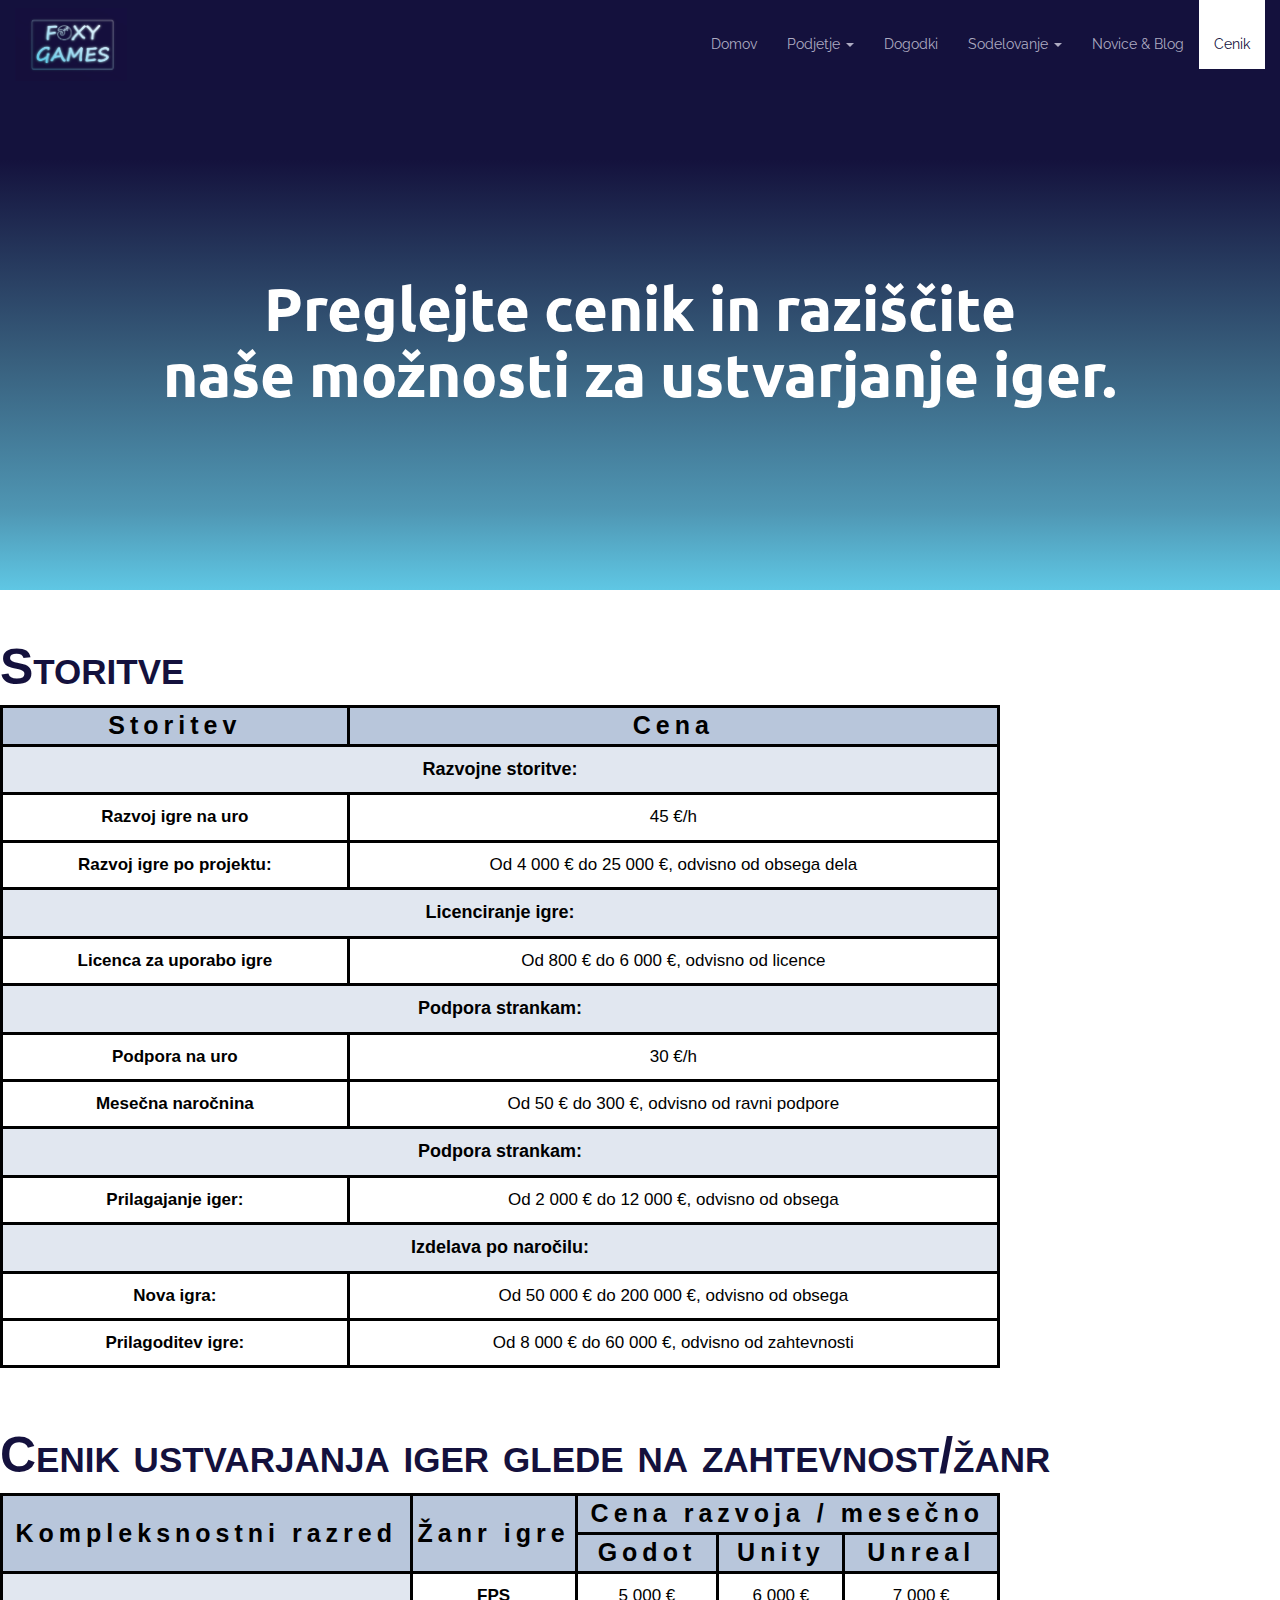
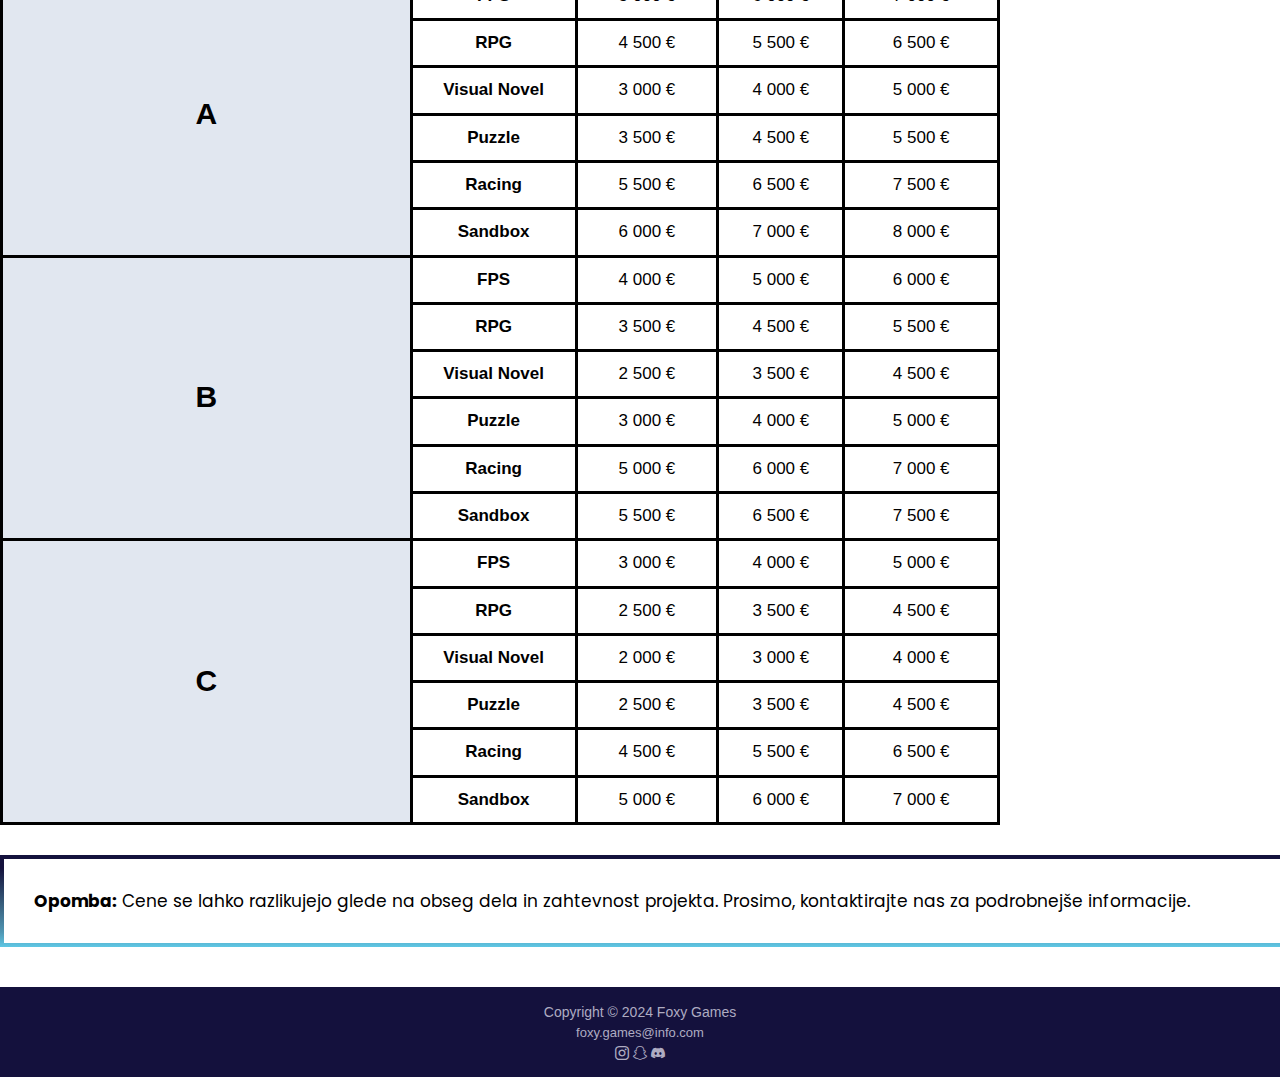
<file: cenik/cenik.html>
<!DOCTYPE html>
<html lang="sl">
	<head>
		<title> Foxgum Games | Cenik </title>
		<meta charset="utf-8">
		<meta name="author" content="Maša Žvan"> 
		<meta name="keywords" content="igre, e-šport">
		<meta name="description" content="Website for creating games">
		
		<!-- Ikona spletišča -->
		<link rel="icon" href="../slike/logo/slikovni_logo.png" type="image/x-icon">
		
		
		<!-- Google pisava: Raleway -->
		<link rel="preconnect" href="https://fonts.googleapis.com">
		<link rel="preconnect" href="https://fonts.gstatic.com" crossorigin>
		<link href="https://fonts.googleapis.com/css2?family=Raleway:ital,wght@0,100..900;1,100..900&display=swap" rel="stylesheet">
		
		<!-- Google pisava: Ubuntu
Static -->
		<link rel="preconnect" href="https://fonts.googleapis.com">
		<link rel="preconnect" href="https://fonts.gstatic.com" crossorigin>
		<link href="https://fonts.googleapis.com/css2?family=Ubuntu:wght@300&display=swap" rel="stylesheet">
		
		<!-- Google pisava: Poppins -->
		<link rel="preconnect" href="https://fonts.googleapis.com">
		<link rel="preconnect" href="https://fonts.gstatic.com" crossorigin>
		<link href="https://fonts.googleapis.com/css2?family=Poppins:ital,wght@0,100;0,200;0,300;0,400;0,500;0,600;0,700;0,800;0,900;1,100;1,200;1,300;1,400;1,500;1,600;1,700;1,800;1,900&family=Ubuntu:wght@300&display=swap" rel="stylesheet">
		
		
		
		<!-- Ikone bootstrap -->
		<link rel="stylesheet" href="https://cdn.jsdelivr.net/npm/bootstrap-icons@1.11.3/font/bootstrap-icons.min.css">
		
		
		<!-- Bootstrap CSS -->
		<link rel="stylesheet" href="https://maxcdn.bootstrapcdn.com/bootstrap/3.3.7/css/bootstrap.min.css">
		
		<!-- CSS: glava -->
		<link rel="stylesheet" type="text/css" href="../css/splosno/menu.css">
		
		<!-- CSS: noga -->
		<link rel="stylesheet" type="text/css" href="../css/splosno/foot.css">
		
		<!-- CSS: index -->
		<link rel="stylesheet" type="text/css" href="../css/index/style.css">
		
		<!-- CSS: zacetni del -->
		<link rel="stylesheet" type="text/css" href="../css/splosno/zacetni_del.css">
		
		<!-- CSS: zacetni del -->
		<link rel="stylesheet" type="text/css" href="../css/cene/style.css">
		
	</head>
		
	<body>
		<!-- MENI SPLETNE STRANI -->
		<header>
			<nav class="navbar navbar-inverse">
				<div class="container-fluid">	
				<div class="navbar-header">
					<!-- gumb za spustni meni na ekranih -->
					<button type="button" class="navbar-toggle" data-toggle="collapse" data-target="#meni">
						<span class="icon-bar"></span>
						<span class="icon-bar"></span>
						<span class="icon-bar"></span>                    
					</button>
					
					
					<!-- LOGOTIP Foxy Games -->
					<a class="navbar-brand" href="../index.html"><img src="../slike/logo/logo.jpg" alt="Foxy Games logotip" id="logo_slika"></a>
				</div>
				  
				<!-- meni, ki se na manjših zaslonih skrči -->			
				<div class="collapse navbar-collapse" id="meni">
					<ul class="nav navbar-nav navbar-right">
					    <li><a href="../index.html"> Domov</a></li>
					  
					  
					    <li class="dropdown"><a class="dropdown-toggle" data-toggle="dropdown"> Podjetje <span class="caret"></span></a>
						<!-- spustni meni: PODJETJE -->
						<ul class="dropdown-menu">
						    <li><a href="../podjetje/o_nas.html"> O nas </a></li>
						    <li><a href="../podjetje/lokacije.html"> Lokacije</a></li>
						    <li><a href="../podjetje/vprasanja_in_odgovori.html"> Vprašanja & Odgovori </a></li>
						</ul>
						</li>
					  
						<li><a href="../dogodki/dogodki.html">Dogodki </a></li>
					  
						<li class="dropdown"><a class="dropdown-toggle" data-toggle="dropdown"> Sodelovanje <span class="caret"></span></a>
						<!-- spustni meni: SODELOVANJE	 -->
						<ul class="dropdown-menu">
							<li><a href="../sodelovanje/izdelajmo_igro.html"> Izdelajmo igro </a></li>
							<li><a href="../sodelovanje/orodja.html"> Orodja </a></li>
							<li><a href="../sodelovanje/zaposlitev_mentorstvo.html"> Zaposlitev/Mentorstvo </a></li>
						</ul>
						</li>
					  
						<li><a href="../novice_in_blog/novice.html">Novice & Blog </a></li>
					  
						<li class="active"><a href="../cenik/cenik.html">Cenik </a></li>
					</ul>
				</div>	
				</div>		
			</nav>
		</header>
		
		
		<section class="okvir">
			<!-- Pozdrav obiskovalcem spletne strani -->
			<div class="zacetni_del">
				<h1> Preglejte cenik in raziščite<br>naše možnosti za ustvarjanje iger.</h1>
			</div>
			
			
			<div class="container">
				<!-- Tabela za Storitve -->
				<div class="row">
				<h2> Storitve </h2>
					<table>
						<tr>
							<th>Storitev</th>
							<th>Cena</th>
						</tr>
						<tr>
							<td colspan="2" class="zdruzena_clica">Razvojne storitve:</td>
						</tr>
						<tr>
							<td>Razvoj igre na uro</td>
							<td>45 €/h</td>
						</tr>
						<tr>
							<td>Razvoj igre po projektu:</td>
							<td>Od 4 000 € do 25 000 €, odvisno od obsega dela</td>
						</tr>
						<tr>
							<td colspan="2" class="zdruzena_clica">Licenciranje igre:</td>
						</tr>
						<tr>
							<td>Licenca za uporabo igre</td>
							<td>Od 800 € do 6 000 €, odvisno od licence</td>
						</tr>
						<tr>
							<td colspan="2" class="zdruzena_clica">Podpora strankam:</td>
						</tr>
						<tr>
							<td>Podpora na uro</td>
							<td>30 €/h</td>
						</tr>
						<tr>
							<td>Mesečna naročnina</td>
							<td>Od 50 € do 300 €, odvisno od ravni podpore</td>
						</tr>
						<tr>
							<td colspan="2" class="zdruzena_clica">Podpora strankam:</td>
						</tr>
						<tr>
							<td>Prilagajanje iger:</td>
							<td>Od 2 000 € do 12 000 €, odvisno od obsega</td>
						</tr>
						<tr>
							<td colspan="2" class="zdruzena_clica">Izdelava po naročilu:</td>
						</tr>
						<tr>
							<td>Nova igra:</td>
							<td>Od 50 000 € do 200 000 €, odvisno od obsega</td>
						</tr>
						<tr>
							<td>Prilagoditev igre: </td>
							<td>Od 8 000 € do 60 000 €, odvisno od zahtevnosti</td>
						</tr>
					</table>
				</div>
				
				<!-- Tabela za ustvarjanje iger glede na zahtevnost -->
				<div class="row">
					<h2> Cenik ustvarjanja iger glede na zahtevnost/žanr </h2>
					<table class="zahtevnost">
						<!-- Tabela: glava tabele -->
						<tr>
							<th rowspan="2">Kompleksnostni razred</th>
							<th rowspan="2">Žanr igre</th>
							<th colspan="3">Cena razvoja / mesečno</th>
						</tr>
						<tr>
							<th>Godot</th>
							<th>Unity</th>
							<th>Unreal</th>
						</tr>
						
						<!-- Tabela: kompleksni razred: A -->
						<tr>
							<td rowspan="6" class="razred">A</td>
							<td class="fps">FPS</td>
							<td>5 000 €</td>
							<td>6 000 €</td>
							<td>7 000 €</td>
						</tr>
						<tr>
							<td>RPG</td>
							<td>4 500 €</td>
							<td>5 500 €</td>
							<td>6 500 €</td>
						</tr>
						<tr>
							<td>Visual Novel</td>
							<td>3 000 €</td>
							<td>4 000 €</td>
							<td>5 000 €</td>
						</tr>
						<tr>
							<td>Puzzle</td>
							<td>3 500 €</td>
							<td>4 500 €</td>
							<td>5 500 €</td>
						</tr>
						<tr>
							<td>Racing</td>
							<td>5 500 €</td>
							<td>6 500 €</td>
							<td>7 500 €</td>
						</tr>
						<tr>
							<td>Sandbox</td>
							<td>6 000 €</td>
							<td>7 000 €</td>
							<td>8 000 €</td>
						</tr>
						
						<!-- Tabela: kompleksni razred: B -->
						<tr>
							<td rowspan="6" class="razred">B</td>
							<td class="fps">FPS</td>
							<td>4 000 €</td>
							<td>5 000 €</td>
							<td>6 000 €</td>
						</tr>
						<tr>
							<td>RPG</td>
							<td>3 500 €</td>
							<td>4 500 €</td>
							<td>5 500 €</td>
						</tr>
						<tr>
							<td>Visual Novel</td>
							<td>2 500 €</td>
							<td>3 500 €</td>
							<td>4 500 €</td>
						</tr>
						<tr>
							<td>Puzzle</td>
							<td>3 000 €</td>
							<td>4 000 €</td>
							<td>5 000 €</td>
						</tr>
						<tr>
							<td>Racing</td>
							<td>5 000 €</td>
							<td>6 000 €</td>
							<td>7 000 €</td>
						</tr>
						<tr>
							<td>Sandbox</td>
							<td>5 500 €</td>
							<td>6 500 €</td>
							<td>7 500 €</td>
						</tr>
						
						<!-- Tabela: kompleksni razred: C -->
						<tr>
							<td rowspan="6" class="razred">C</td>
							<td class="fps">FPS</td>
							<td>3 000 €</td>
							<td>4 000 €</td>
							<td>5 000 €</td>
						</tr>
						<tr>
							<td>RPG</td>
							<td>2 500 €</td>
							<td>3 500 €</td>
							<td>4 500 €</td>
						</tr>
						<tr>
							<td>Visual Novel</td>
							<td>2 000 €</td>
							<td>3 000 €</td>
							<td>4 000 €</td>
						</tr>
						<tr>
							<td>Puzzle</td>
							<td>2 500 €</td>
							<td>3 500 €</td>
							<td>4 500 €</td>
						</tr>
						<tr>
							<td>Racing</td>
							<td>4 500 €</td>
							<td>5 500 €</td>
							<td>6 500 €</td>
						</tr>
						<tr>
							<td>Sandbox</td>
							<td>5 000 €</td>
							<td>6 000 €</td>
							<td>7 000 €</td>
						</tr>
					</table>
		
					<!-- Opomba -->
					<div id="opomba"><div id="gradient_obroba"><span id="opomba_odebeljeno">Opomba:</span> Cene se lahko razlikujejo glede na obseg dela in zahtevnost projekta. Prosimo, kontaktirajte nas za podrobnejše informacije.</div></div>
					
				</div>
			</div>
		</section>
		
		
		
		
		<!-- NOGA SPLETNE STRANI -->
		<footer class="container-fluid text-center">
		
			<div class="text-center">
				Copyright © 2024 Foxy Games
			</div>
			
			<div class="text-center mail">
				<a href="mailto:foxy.games@info.com">foxy.games@info.com</a>
			</div>
			
			<!-- ikone za socialna omrežja -->
			<div class="text-center ikone">
			
				<a href="#" data-toggle="tooltip" data-placement="top" title="instagram"><i class="bi bi-instagram"></i></a>
				
				<a href="#" data-toggle="tooltip" data-placement="top" title="snapchat"><i class="bi bi-snapchat"></i></a>
				
				<a href="#" data-toggle="tooltip" data-placement="top" title="discord"><i class="bi bi-discord"></i></a>
			</div>

		</footer>
		
		
	
		
		<!-- jQuery in Bootstrap JS. -->
		<script src="https://ajax.googleapis.com/ajax/libs/jquery/3.2.1/jquery.min.js"></script>
		<script src="https://maxcdn.bootstrapcdn.com/bootstrap/3.3.7/js/bootstrap.min.js"></script>
	</body>
</html>
</file>
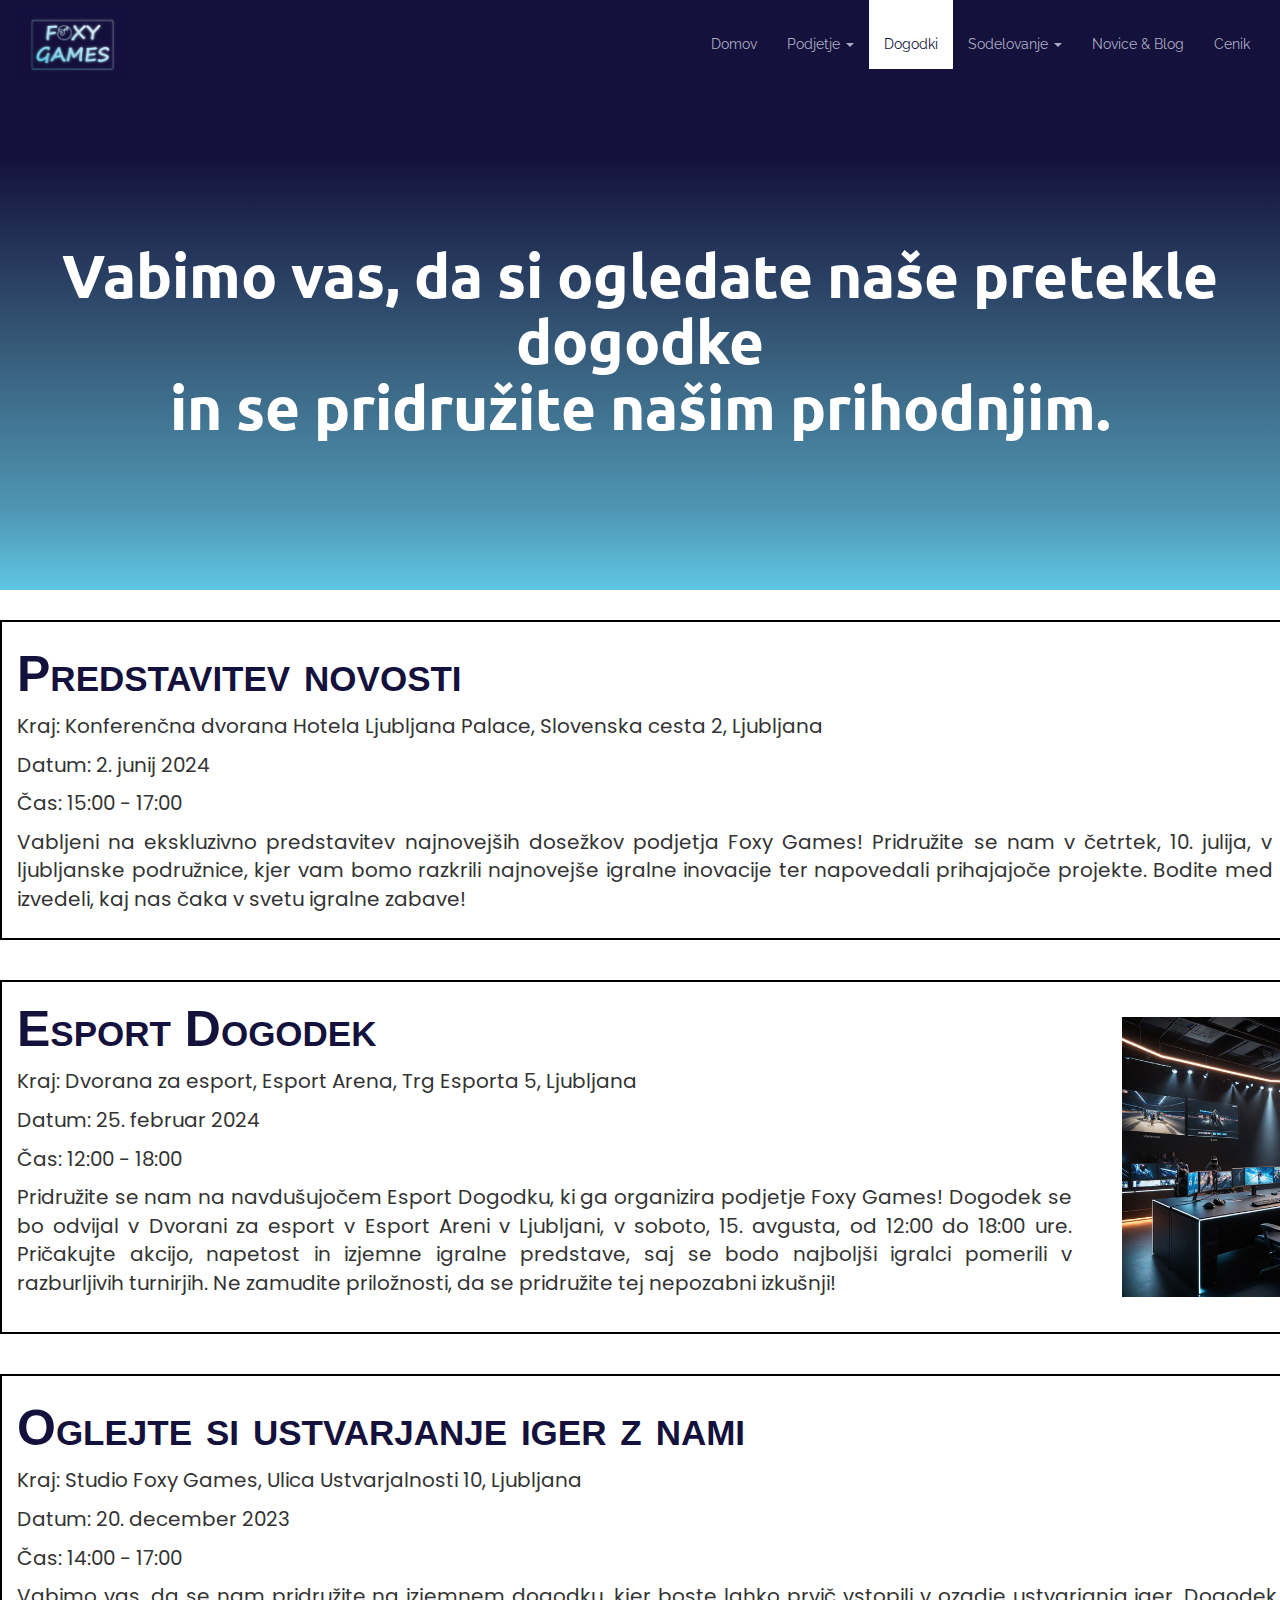
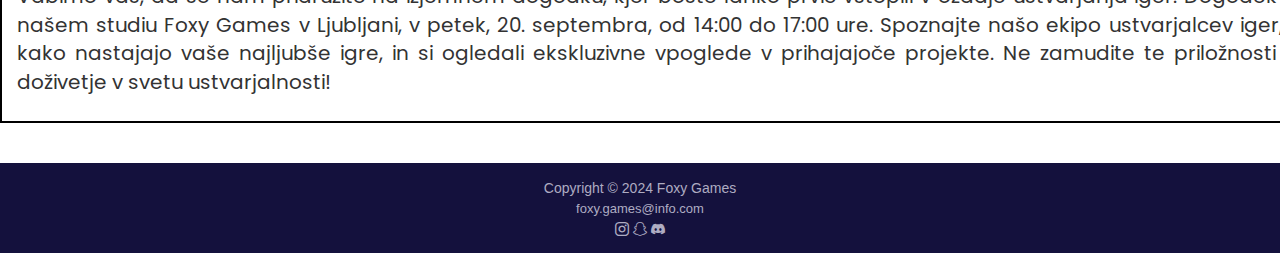
<file: dogodki/dogodki.html>
<!DOCTYPE html>
<html lang="sl">
	<head>
		<title> Foxgum Games | Dogodki </title>
		<meta charset="utf-8">
		<meta name="author" content="Maša Žvan"> 
		<meta name="keywords" content="igre, e-šport">
		<meta name="description" content="Website for creating games">
		
		<!-- Ikona spletišča -->
		<link rel="icon" href="../slike/logo/slikovni_logo.png" type="image/x-icon">
		
		
		<!-- Google pisava: Raleway -->
		<link rel="preconnect" href="https://fonts.googleapis.com">
		<link rel="preconnect" href="https://fonts.gstatic.com" crossorigin>
		<link href="https://fonts.googleapis.com/css2?family=Raleway:ital,wght@0,100..900;1,100..900&display=swap" rel="stylesheet">
		
		<!-- Google pisava: Ubuntu
Static -->
		<link rel="preconnect" href="https://fonts.googleapis.com">
		<link rel="preconnect" href="https://fonts.gstatic.com" crossorigin>
		<link href="https://fonts.googleapis.com/css2?family=Ubuntu:wght@300&display=swap" rel="stylesheet">
		
		<!-- Google pisava: Poppins -->
		<link rel="preconnect" href="https://fonts.googleapis.com">
		<link rel="preconnect" href="https://fonts.gstatic.com" crossorigin>
		<link href="https://fonts.googleapis.com/css2?family=Poppins:ital,wght@0,100;0,200;0,300;0,400;0,500;0,600;0,700;0,800;0,900;1,100;1,200;1,300;1,400;1,500;1,600;1,700;1,800;1,900&family=Ubuntu:wght@300&display=swap" rel="stylesheet">
		
		
		
		<!-- Ikone bootstrap -->
		<link rel="stylesheet" href="https://cdn.jsdelivr.net/npm/bootstrap-icons@1.11.3/font/bootstrap-icons.min.css">
		
		
		<!-- Bootstrap CSS -->
		<link rel="stylesheet" href="https://maxcdn.bootstrapcdn.com/bootstrap/3.3.7/css/bootstrap.min.css">
		
		<!-- CSS: glava -->
		<link rel="stylesheet" type="text/css" href="../css/splosno/menu.css">
		
		<!-- CSS: noga -->
		<link rel="stylesheet" type="text/css" href="../css/splosno/foot.css">
		
		
		<!-- CSS: zacetni del -->
		<link rel="stylesheet" type="text/css" href="../css/splosno/zacetni_del.css">
		
		<!-- CSS: index -->
		<link rel="stylesheet" type="text/css" href="../css/index/style.css">
		
		<!-- CSS: novice -->
		<link rel="stylesheet" type="text/css" href="../css/novice_blog/novice.css">
		
		<!-- CSS: dogodki -->
		<link rel="stylesheet" type="text/css" href="../css/dogodki/style.css">
		
	</head>
		
	<body>
		<!-- MENI SPLETNE STRANI -->
		<header>
			<nav class="navbar navbar-inverse">
				<div class="container-fluid">	
				<div class="navbar-header">
					<!-- gumb za spustni meni na ekranih -->
					<button type="button" class="navbar-toggle" data-toggle="collapse" data-target="#meni">
						<span class="icon-bar"></span>
						<span class="icon-bar"></span>
						<span class="icon-bar"></span>                    
					</button>
					
					
					<!-- LOGOTIP Foxy Games -->
					<a class="navbar-brand" href="../index.html"><img src="../slike/logo/logo.jpg" alt="Foxy Games logotip" id="logo_slika"></a>
				</div>
				  
				<!-- meni, ki se na manjših zaslonih skrči -->			
				<div class="collapse navbar-collapse" id="meni">
					<ul class="nav navbar-nav navbar-right">
					    <li><a href="../index.html"> Domov</a></li>
					  
					  
					    <li class="dropdown"><a class="dropdown-toggle" data-toggle="dropdown"> Podjetje <span class="caret"></span></a>
						<!-- spustni meni: PODJETJE -->
						<ul class="dropdown-menu">
						    <li><a href="../podjetje/o_nas.html"> O nas </a></li>
						    <li><a href="../podjetje/lokacije.html"> Lokacije</a></li>
						    <li><a href="../podjetje/vprasanja_in_odgovori.html"> Vprašanja & Odgovori </a></li>
						</ul>
						</li>
					  
						<li   class="active"><a href="../dogodki/dogodki.html">Dogodki </a></li>
					  
						<li class="dropdown"><a class="dropdown-toggle" data-toggle="dropdown"> Sodelovanje <span class="caret"></span></a>
						<!-- spustni meni: SODELOVANJE	 -->
						<ul class="dropdown-menu">
							<li><a href="../sodelovanje/izdelajmo_igro.html"> Izdelajmo igro </a></li>
							<li><a href="../sodelovanje/orodja.html"> Orodja </a></li>
							<li><a href="../sodelovanje/zaposlitev_mentorstvo.html"> Zaposlitev/Mentorstvo </a></li>
						</ul>
						</li>
					  
						<li><a href="../novice_in_blog/novice.html">Novice & Blog </a></li>
					  
						<li><a href="../cenik/cenik.html">Cenik </a></li>
					</ul>
				</div>	
				</div>		
			</nav>
		</header>
		
		
		<section class="okvir">
			<!-- Pozdrav obiskovalcem spletne strani -->
			<div class="zacetni_del">
				<h1> Vabimo vas, da si ogledate naše pretekle dogodke<br> in se pridružite našim prihodnjim.</h1>
			</div>
			
			
			<div class="container">
				<!-- Dogodek 1: Predstavitev novosti -->
				<div class="row novica dogodek_samo_besedilo">
					<h2>Predstavitev novosti</h2>
					<p>Kraj: Konferenčna dvorana Hotela Ljubljana Palace, Slovenska cesta 2, Ljubljana</p>
					<p>Datum: 2. junij 2024</p>
					<p>Čas: 15:00 - 17:00</p>

					<p>Vabljeni na ekskluzivno predstavitev najnovejših dosežkov podjetja Foxy Games! Pridružite se nam v četrtek, 10. julija, v prostorih naše ljubljanske podružnice, kjer vam bomo razkrili najnovejše igralne inovacije ter napovedali prihajajoče projekte. Bodite med prvimi, ki boste izvedeli, kaj nas čaka v svetu igralne zabave!</p>
				</div>
				
				<!-- novica 2 -->
				<div class="row novica">
					<div class="col-lg-9">
						<h2>Esport Dogodek</h2>
						<p>Kraj: Dvorana za esport, Esport Arena, Trg Esporta 5, Ljubljana</p>
						<p>Datum: 25. februar 2024</p>
						<p>Čas: 12:00 - 18:00</p>
						
						<p>Pridružite se nam na navdušujočem Esport Dogodku, ki ga organizira podjetje Foxy Games! Dogodek se bo odvijal v Dvorani za esport v Esport Areni v Ljubljani, v soboto, 15. avgusta, od 12:00 do 18:00 ure. Pričakujte akcijo, napetost in izjemne igralne predstave, saj se bodo najboljši igralci pomerili v razburljivih turnirjih. Ne zamudite priložnosti, da se pridružite tej nepozabni izkušnji!</p>
					</div>
					
					<div class="col-lg-3">
						<img class="slike" src="../slike/dogodki/e-sport.png" height="280" width="280" alt="e-sport" title="e-sport">
					</div>
				</div>
				
				<!-- novica 3 -->
				<div class="row novica dogodek_samo_besedilo">
					<h2>Oglejte si ustvarjanje iger z nami</h2>

					<p>Kraj: Studio Foxy Games, Ulica Ustvarjalnosti 10, Ljubljana</p>
					<p>Datum: 20. december 2023</p>
					<p>Čas: 14:00 - 17:00</p>
					
					<p>Vabimo vas, da se nam pridružite na izjemnem dogodku, kjer boste lahko prvič vstopili v ozadje ustvarjanja iger. Dogodek se bo odvijal v našem studiu Foxy Games v Ljubljani, v petek, 20. septembra, od 14:00 do 17:00 ure. Spoznajte našo ekipo ustvarjalcev iger, izvedeli boste, kako nastajajo vaše najljubše igre, in si ogledali ekskluzivne vpoglede v prihajajoče projekte. Ne zamudite te priložnosti za nepozabno doživetje v svetu ustvarjalnosti!</p>
				</div>
			</div>
		</section>
		
		
		
		
		<!-- NOGA SPLETNE STRANI -->
		<footer class="container-fluid text-center">
		
			<div class="text-center">
				Copyright © 2024 Foxy Games
			</div>
			
			<div class="text-center mail">
				<a href="mailto:foxy.games@info.com">foxy.games@info.com</a>
			</div>
			
			<!-- ikone za socialna omrežja -->
			<div class="text-center ikone">
			
				<a href="#" data-toggle="tooltip" data-placement="top" title="instagram"><i class="bi bi-instagram"></i></a>
				
				<a href="#" data-toggle="tooltip" data-placement="top" title="snapchat"><i class="bi bi-snapchat"></i></a>
				
				<a href="#" data-toggle="tooltip" data-placement="top" title="discord"><i class="bi bi-discord"></i></a>
			</div>

		</footer>
		
		
	
		
		<!-- jQuery in Bootstrap JS. -->
		<script src="https://ajax.googleapis.com/ajax/libs/jquery/3.2.1/jquery.min.js"></script>
		<script src="https://maxcdn.bootstrapcdn.com/bootstrap/3.3.7/js/bootstrap.min.js"></script>
	</body>
</html>
</file>
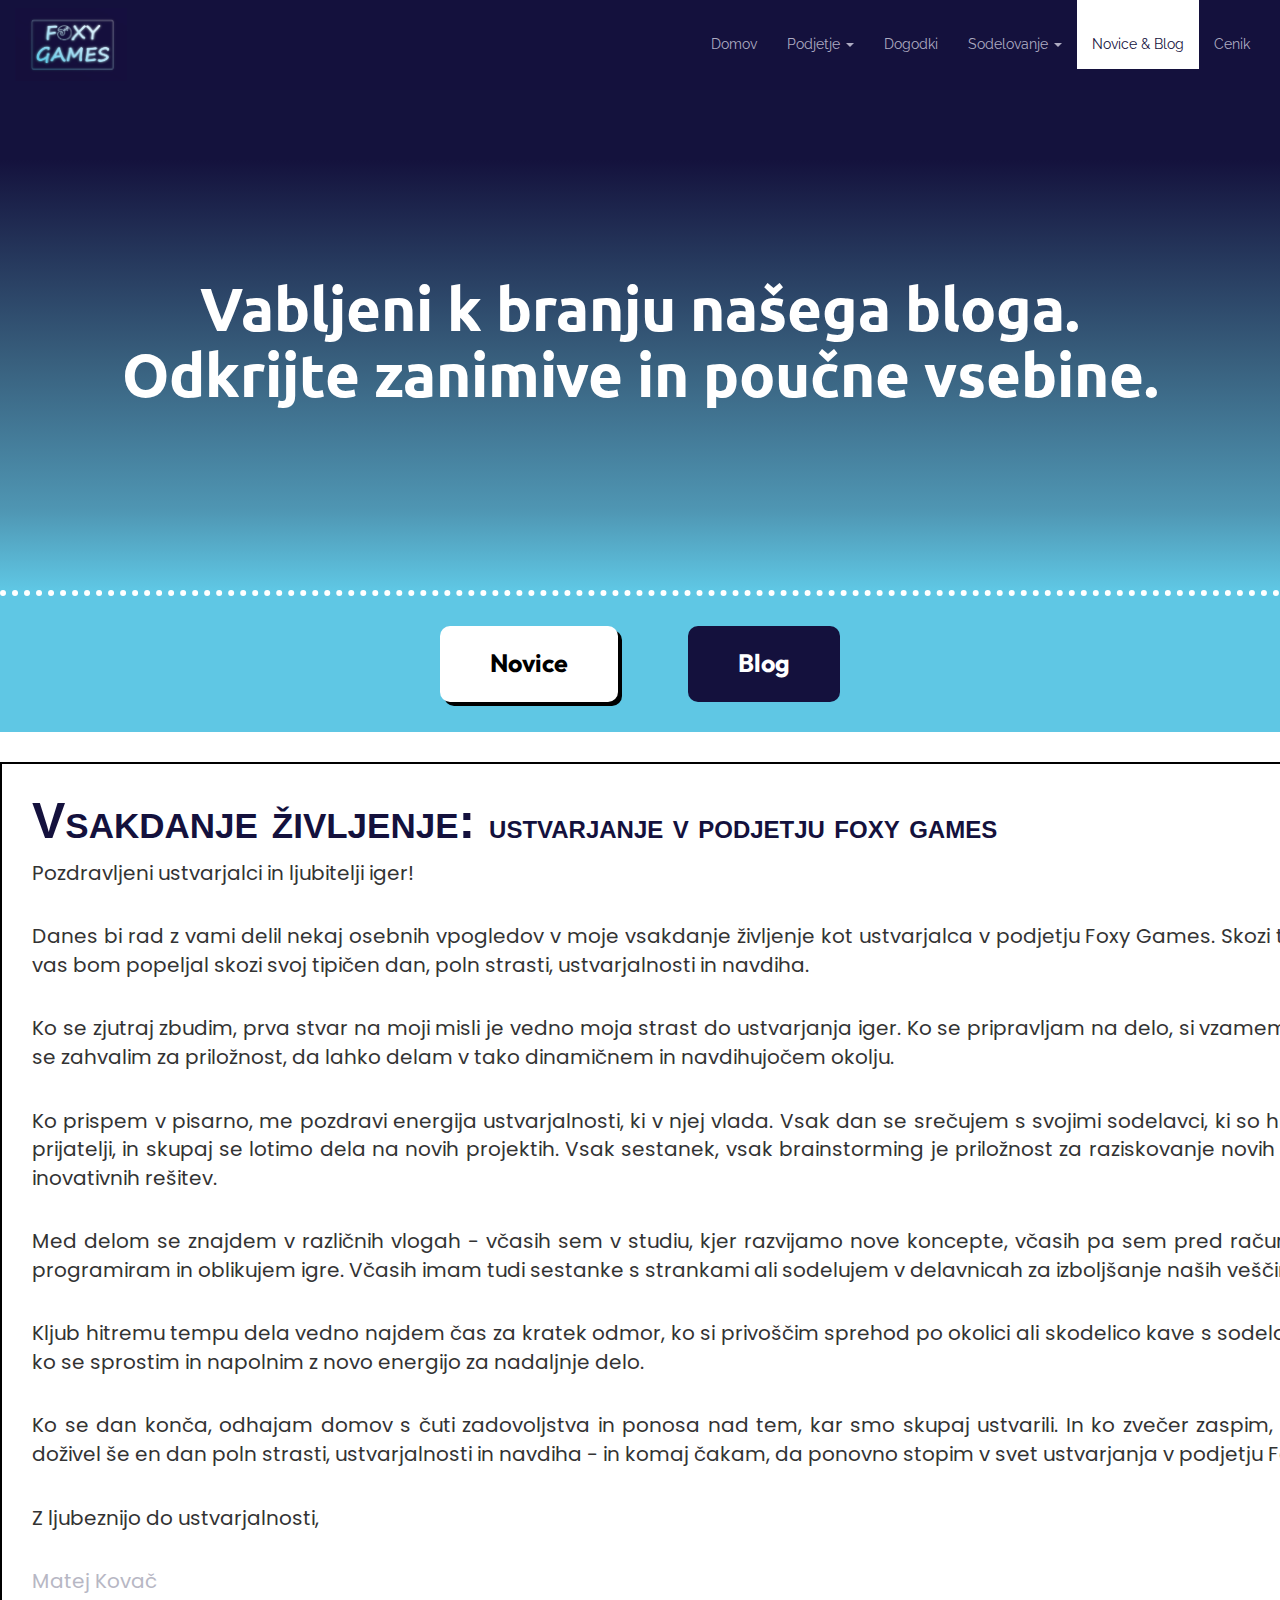
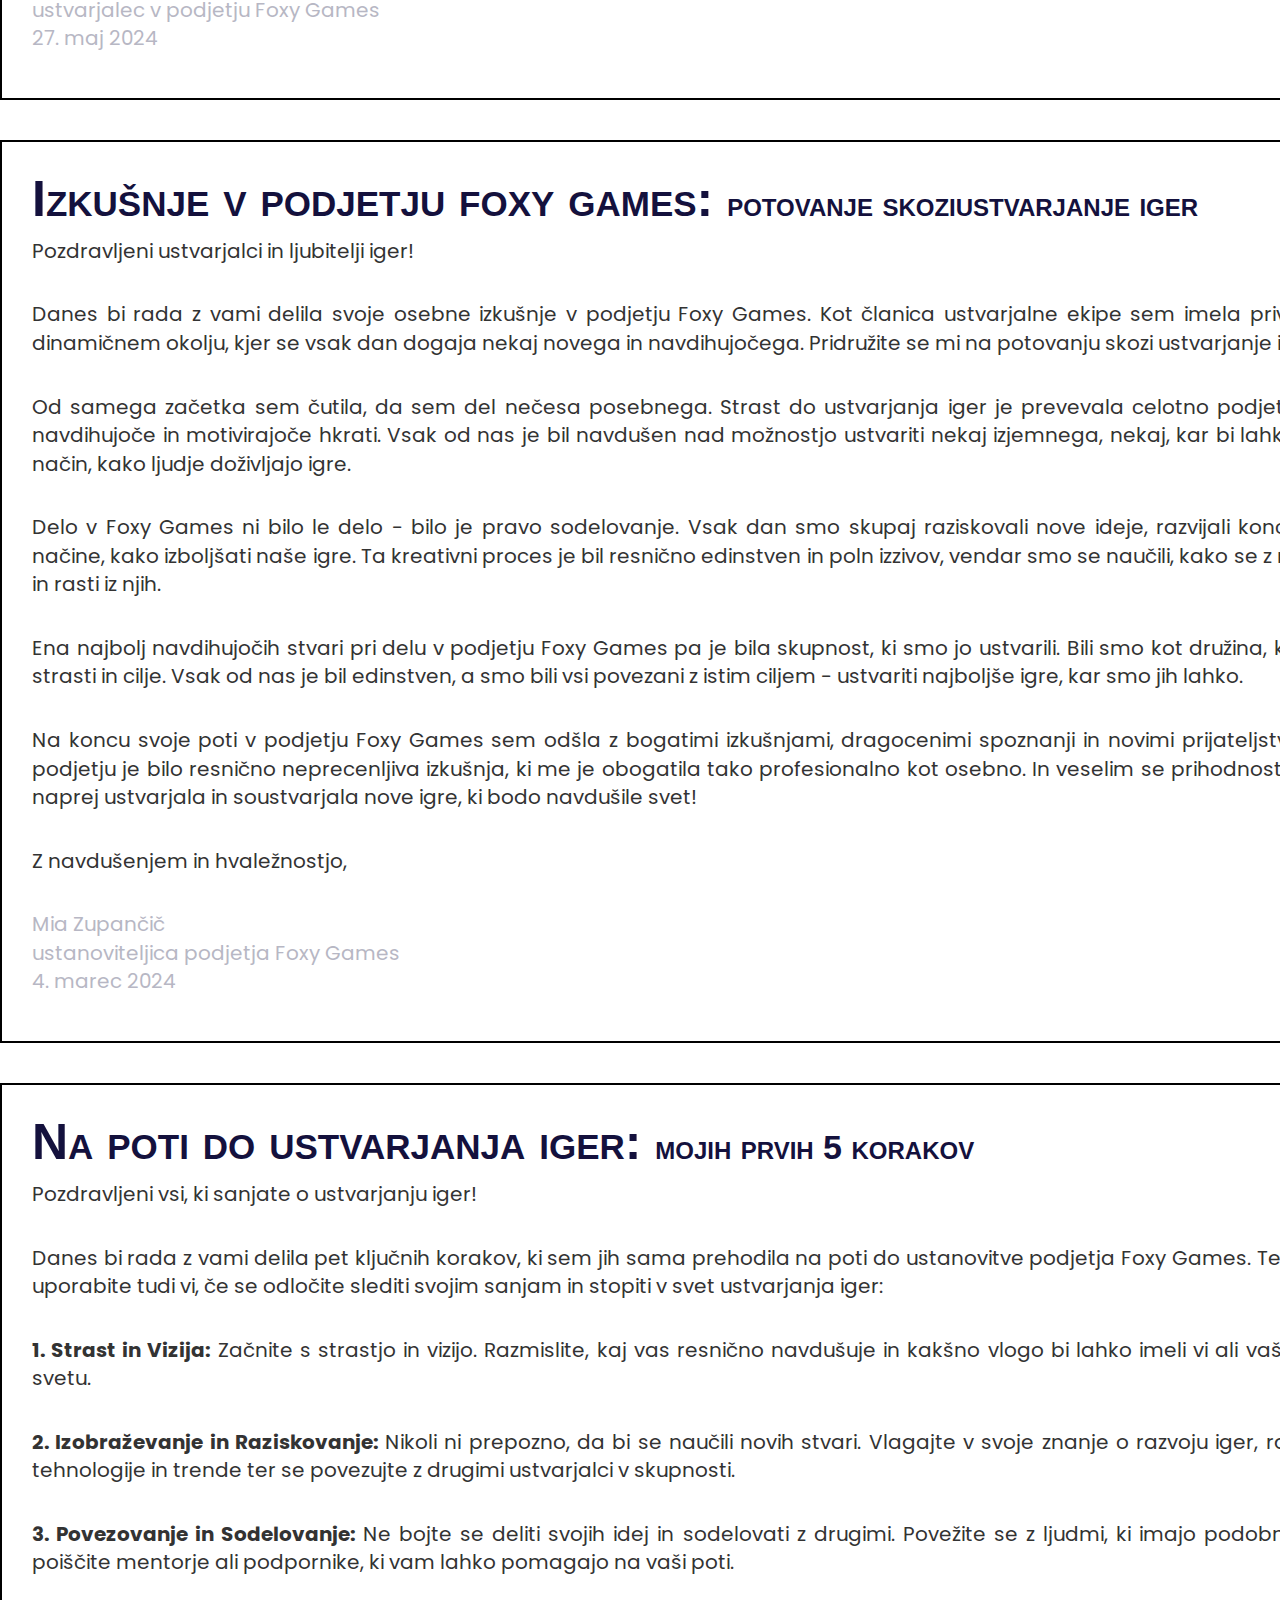
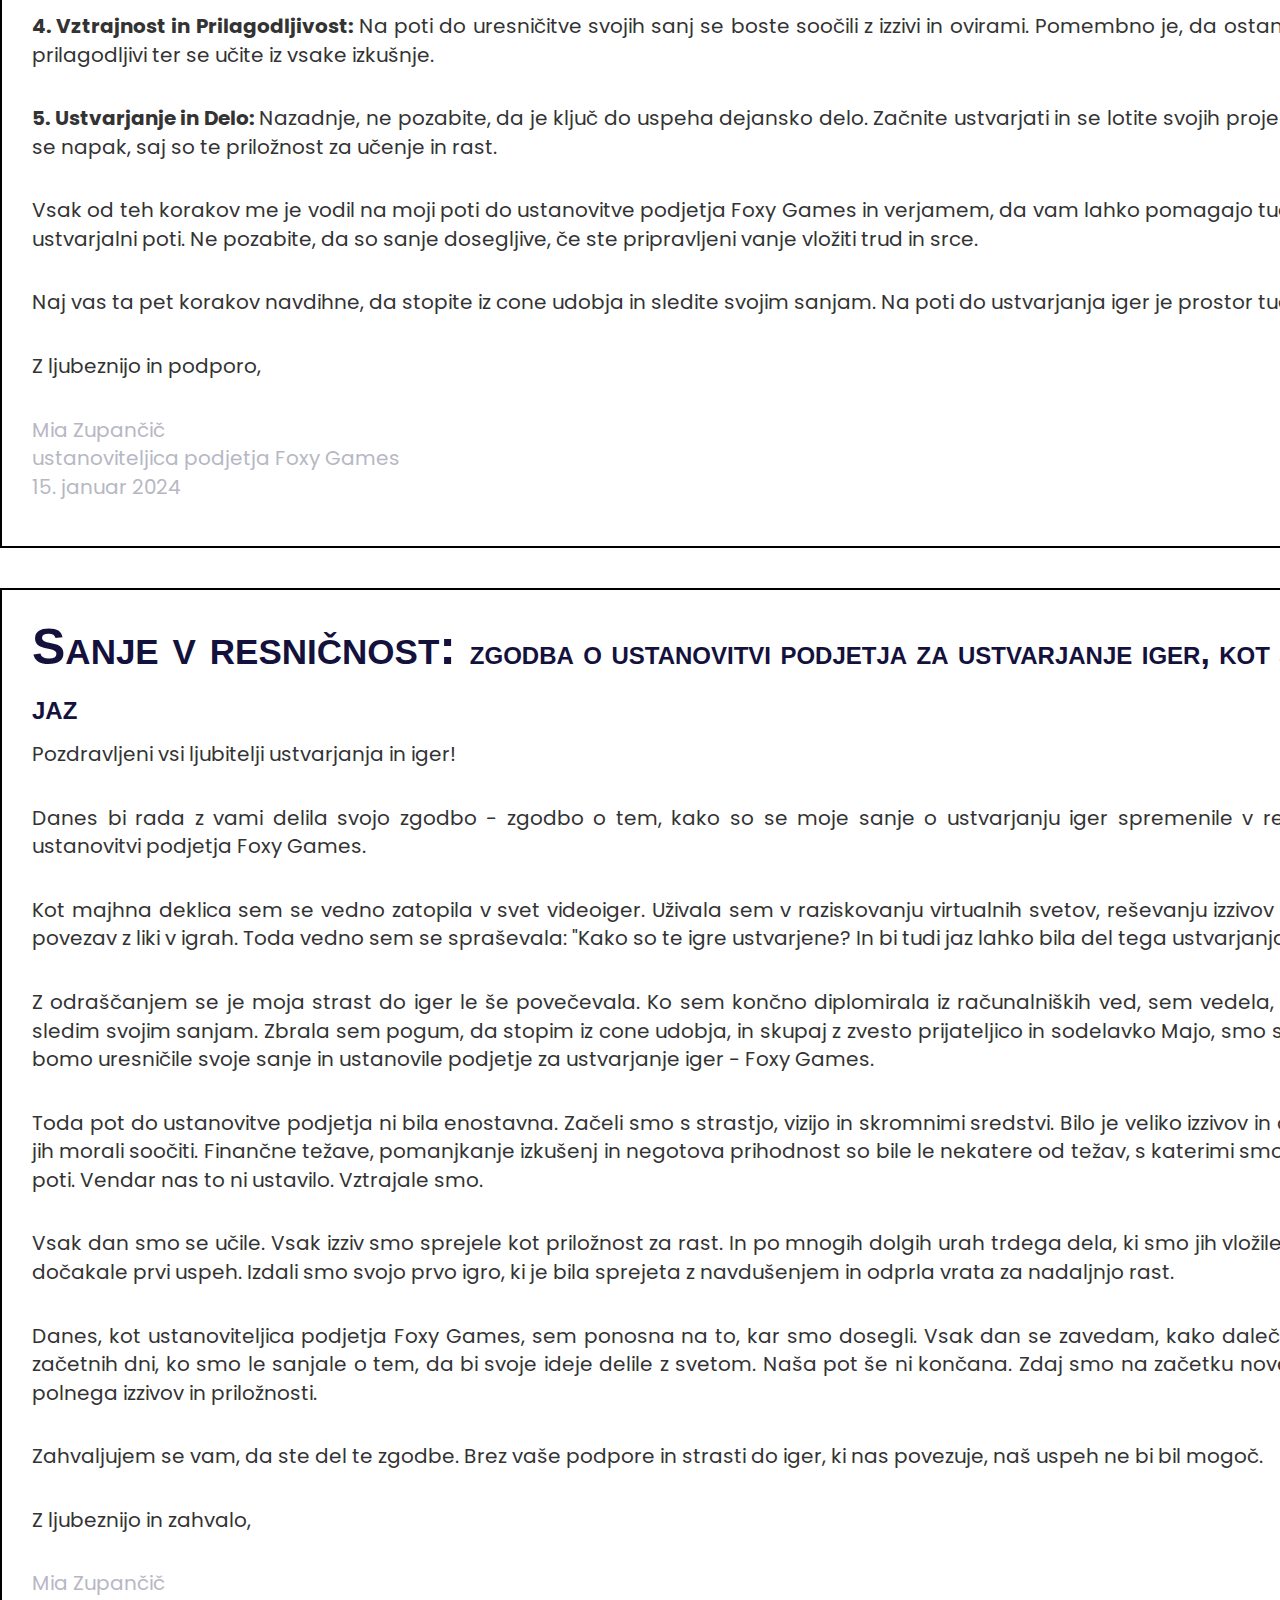
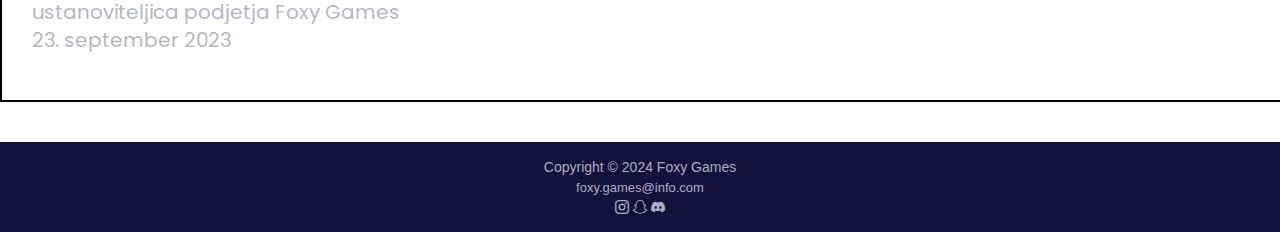
<file: novice_in_blog/blog.html>
<!DOCTYPE html>
<html lang="sl">
	<head>
		<title> Foxgum Games | Blog </title>
		<meta charset="utf-8">
		<meta name="author" content="Maša Žvan"> 
		<meta name="keywords" content="igre, e-šport">
		<meta name="description" content="Website for creating games">
		
		<!-- Ikona spletišča -->
		<link rel="icon" href="../slike/logo/slikovni_logo.png" type="image/x-icon">
		
		
		<!-- Google pisava: Raleway -->
		<link rel="preconnect" href="https://fonts.googleapis.com">
		<link rel="preconnect" href="https://fonts.gstatic.com" crossorigin>
		<link href="https://fonts.googleapis.com/css2?family=Raleway:ital,wght@0,100..900;1,100..900&display=swap" rel="stylesheet">
		
		<!-- Google pisava: Ubuntu
Static -->
		<link rel="preconnect" href="https://fonts.googleapis.com">
		<link rel="preconnect" href="https://fonts.gstatic.com" crossorigin>
		<link href="https://fonts.googleapis.com/css2?family=Ubuntu:wght@300&display=swap" rel="stylesheet">
		
		<!-- Google pisava: Poppins -->
		<link rel="preconnect" href="https://fonts.googleapis.com">
		<link rel="preconnect" href="https://fonts.gstatic.com" crossorigin>
		<link href="https://fonts.googleapis.com/css2?family=Poppins:ital,wght@0,100;0,200;0,300;0,400;0,500;0,600;0,700;0,800;0,900;1,100;1,200;1,300;1,400;1,500;1,600;1,700;1,800;1,900&family=Ubuntu:wght@300&display=swap" rel="stylesheet">
		
		<!-- Google pisava: Outfit - za gumba -->
		<link rel="preconnect" href="https://fonts.googleapis.com">
		<link rel="preconnect" href="https://fonts.gstatic.com" crossorigin>
		<link href="https://fonts.googleapis.com/css2?family=Outfit:wght@100..900&display=swap" rel="stylesheet">
		
		
		
		<!-- Ikone bootstrap -->
		<link rel="stylesheet" href="https://cdn.jsdelivr.net/npm/bootstrap-icons@1.11.3/font/bootstrap-icons.min.css">
		
		
		<!-- Bootstrap CSS -->
		<link rel="stylesheet" href="https://maxcdn.bootstrapcdn.com/bootstrap/3.3.7/css/bootstrap.min.css">
		
		<!-- CSS: glava -->
		<link rel="stylesheet" type="text/css" href="../css/splosno/menu.css">
		
		<!-- CSS: noga -->
		<link rel="stylesheet" type="text/css" href="../css/splosno/foot.css">
		
		
		<!-- CSS: zacetni del -->
		<link rel="stylesheet" type="text/css" href="../css/splosno/zacetni_del.css">
		
		<!-- CSS: index -->
		<link rel="stylesheet" type="text/css" href="../css/index/style.css">
		
		<!-- CSS: gumb - novice -->
		<link rel="stylesheet" type="text/css" href="../css/novice_blog/gumb.css">
		
		<!-- CSS: novice -->
		<link rel="stylesheet" type="text/css" href="../css/novice_blog/novice.css">
		
		<!-- CSS: novice -->
		<link rel="stylesheet" type="text/css" href="../css/novice_blog/blog.css">
		
	</head>
		
	<body>
		<!-- MENI SPLETNE STRANI -->
		<header>
			<nav class="navbar navbar-inverse">
				<div class="container-fluid">	
				<div class="navbar-header">
					<!-- gumb za spustni meni na ekranih -->
					<button type="button" class="navbar-toggle" data-toggle="collapse" data-target="#meni">
						<span class="icon-bar"></span>
						<span class="icon-bar"></span>
						<span class="icon-bar"></span>                    
					</button>
					
					
					<!-- LOGOTIP Foxy Games -->
					<a class="navbar-brand" href="../index.html"><img src="../slike/logo/logo.jpg" alt="Foxy Games logotip" id="logo_slika"></a>
				</div>
				  
				<!-- meni, ki se na manjših zaslonih skrči -->			
				<div class="collapse navbar-collapse" id="meni">
					<ul class="nav navbar-nav navbar-right">
					    <li><a href="../index.html"> Domov</a></li>
					  
					  
					    <li class="dropdown"><a class="dropdown-toggle" data-toggle="dropdown"> Podjetje <span class="caret"></span></a>
						<!-- spustni meni: PODJETJE -->
						<ul class="dropdown-menu">
						    <li><a href="../podjetje/o_nas.html"> O nas </a></li>
						    <li><a href="../podjetje/lokacije.html"> Lokacije</a></li>
						    <li><a href="../podjetje/vprasanja_in_odgovori.html"> Vprašanja & Odgovori </a></li>
						</ul>
						</li>
					  
						<li><a href="../dogodki/dogodki.html">Dogodki </a></li>
					  
						<li class="dropdown"><a class="dropdown-toggle" data-toggle="dropdown"> Sodelovanje <span class="caret"></span></a>
						<!-- spustni meni: SODELOVANJE	 -->
						<ul class="dropdown-menu">
							<li><a href="../sodelovanje/izdelajmo_igro.html"> Izdelajmo igro </a></li>
							<li><a href="../sodelovanje/orodja.html"> Orodja </a></li>
							<li><a href="../sodelovanje/zaposlitev_mentorstvo.html"> Zaposlitev/Mentorstvo </a></li>
						</ul>
						</li>
					  
						<li  class="active"><a href="../novice_in_blog/novice.html">Novice & Blog </a></li>
					  
						<li><a href="../cenik/cenik.html">Cenik </a></li>
					</ul>
				</div>	
				</div>		
			</nav>
		</header>
		
		
		<section class="okvir">
			<!-- Pozdrav obiskovalcem spletne strani -->
			<div class="zacetni_del">
				<h1> Vabljeni k branju našega bloga.<br>Odkrijte zanimive in poučne vsebine.</h1>
			</div>
			
			<!-- Gumba za menjanje med novicami in blogom -->
			<div class="gumb_container">
				<a href="../novice_in_blog/novice.html" class="gumb_novice" id="not_active">Novice</a>
				<a href="../novice_in_blog/blog.html" class="gumb_blog">Blog</a>
			</div>
			
			<div class="container">
			
				<!-- blog: Vsakdanje življenje ustvarjalca -->
				<div class="row novica blog">
					<h2>Vsakdanje življenje: <span class="podpisano"> ustvarjanje v podjetju foxy games </span></h2>
	
					<p>Pozdravljeni ustvarjalci in ljubitelji iger!</p>
					<p>Danes bi rad z vami delil nekaj osebnih vpogledov v moje vsakdanje življenje kot ustvarjalca v podjetju Foxy Games. Skozi ta kratki zapis vas bom popeljal skozi svoj tipičen dan, poln strasti, ustvarjalnosti in navdiha.</p>
					<p>Ko se zjutraj zbudim, prva stvar na moji misli je vedno moja strast do ustvarjanja iger. Ko se pripravljam na delo, si vzamem trenutek, da se zahvalim za priložnost, da lahko delam v tako dinamičnem in navdihujočem okolju.</p>
					<p>Ko prispem v pisarno, me pozdravi energija ustvarjalnosti, ki v njej vlada. Vsak dan se srečujem s svojimi sodelavci, ki so hkrati tudi moji prijatelji, in skupaj se lotimo dela na novih projektih. Vsak sestanek, vsak brainstorming je priložnost za raziskovanje novih idej in iskanje inovativnih rešitev.</p>
					<p>Med delom se znajdem v različnih vlogah - včasih sem v studiu, kjer razvijamo nove koncepte, včasih pa sem pred računalnikom, kjer programiram in oblikujem igre. Včasih imam tudi sestanke s strankami ali sodelujem v delavnicah za izboljšanje naših veščin.</p>
					<p>Kljub hitremu tempu dela vedno najdem čas za kratek odmor, ko si privoščim sprehod po okolici ali skodelico kave s sodelavci. To je čas, ko se sprostim in napolnim z novo energijo za nadaljnje delo.</p>
					<p>Ko se dan konča, odhajam domov s čuti zadovoljstva in ponosa nad tem, kar smo skupaj ustvarili. In ko zvečer zaspim, vem, da sem doživel še en dan poln strasti, ustvarjalnosti in navdiha - in komaj čakam, da ponovno stopim v svet ustvarjanja v podjetju Foxy Games.</p>
					
					<p>Z ljubeznijo do ustvarjalnosti,</p>
	
					<p class="ime">Matej Kovač<br>ustvarjalec v podjetju Foxy Games<br>27. maj 2024</p>
				</div>
			
			
				<!-- blog: Izkušnje v podjetju foxy games -->
				<div class="row novica blog">
					<h2>Izkušnje v podjetju foxy games: <span class="podpisano"> potovanje skoziustvarjanje iger </span></h2>
	
					<p>Pozdravljeni ustvarjalci in ljubitelji iger!</p>

					<p>Danes bi rada z vami delila svoje osebne izkušnje v podjetju Foxy Games. Kot članica ustvarjalne ekipe sem imela privilegij delati v dinamičnem okolju, kjer se vsak dan dogaja nekaj novega in navdihujočega. Pridružite se mi na potovanju skozi ustvarjanje iger!</p>
					
					<p>Od samega začetka sem čutila, da sem del nečesa posebnega. Strast do ustvarjanja iger je prevevala celotno podjetje, kar je bilo navdihujoče in motivirajoče hkrati. Vsak od nas je bil navdušen nad možnostjo ustvariti nekaj izjemnega, nekaj, kar bi lahko spremenilo način, kako ljudje doživljajo igre.</p>
					
					<p>Delo v Foxy Games ni bilo le delo - bilo je pravo sodelovanje. Vsak dan smo skupaj raziskovali nove ideje, razvijali koncepte in iskali načine, kako izboljšati naše igre. Ta kreativni proces je bil resnično edinstven in poln izzivov, vendar smo se naučili, kako se z njimi spopasti in rasti iz njih.</p>
					
					<p>Ena najbolj navdihujočih stvari pri delu v podjetju Foxy Games pa je bila skupnost, ki smo jo ustvarili. Bili smo kot družina, ki je delila iste strasti in cilje. Vsak od nas je bil edinstven, a smo bili vsi povezani z istim ciljem - ustvariti najboljše igre, kar smo jih lahko.</p>
					
					<p>Na koncu svoje poti v podjetju Foxy Games sem odšla z bogatimi izkušnjami, dragocenimi spoznanji in novimi prijateljstvi. Delo v tem podjetju je bilo resnično neprecenljiva izkušnja, ki me je obogatila tako profesionalno kot osebno. In veselim se prihodnosti, kjer bom še naprej ustvarjala in soustvarjala nove igre, ki bodo navdušile svet!</p>
					
					<p>Z navdušenjem in hvaležnostjo,</p>
	
					<p class="ime">Mia Zupančič<br>ustanoviteljica podjetja Foxy Games<br>4. marec 2024</p>
				</div>
			
			
				<!-- blog: Na poti do ustvarjanja iger -->
				<div class="row novica blog">
					<h2>Na poti do ustvarjanja iger:  <span class="podpisano">mojih prvih 5 korakov</span></h2>
	
					<p>Pozdravljeni vsi, ki sanjate o ustvarjanju iger!</p>
					
					<p>Danes bi rada z vami delila pet ključnih korakov, ki sem jih sama prehodila na poti do ustanovitve podjetja Foxy Games. Te korake lahko uporabite tudi vi, če se odločite slediti svojim sanjam in stopiti v svet ustvarjanja iger:</p>
					
					<p><span class="odebeljeno">1. Strast in Vizija:</span> Začnite s strastjo in vizijo. Razmislite, kaj vas resnično navdušuje in kakšno vlogo bi lahko imeli vi ali vaše ideje v tem svetu.</p>
					
					<p><span class="odebeljeno">2. Izobraževanje in Raziskovanje:</span> Nikoli ni prepozno, da bi se naučili novih stvari. Vlagajte v svoje znanje o razvoju iger, raziskujte nove tehnologije in trende ter se povezujte z drugimi ustvarjalci v skupnosti.</p>
					
					<p><span class="odebeljeno">3. Povezovanje in Sodelovanje:</span> Ne bojte se deliti svojih idej in sodelovati z drugimi. Povežite se z ljudmi, ki imajo podobne interese, in poiščite mentorje ali podpornike, ki vam lahko pomagajo na vaši poti.</p>
					
					<p><span class="odebeljeno">4. Vztrajnost in Prilagodljivost:</span> Na poti do uresničitve svojih sanj se boste soočili z izzivi in ovirami. Pomembno je, da ostanete vztrajni in prilagodljivi ter se učite iz vsake izkušnje.</p>
					
					<p><span class="odebeljeno">5. Ustvarjanje in Delo:</span> Nazadnje, ne pozabite, da je ključ do uspeha dejansko delo. Začnite ustvarjati in se lotite svojih projektov. Ne bojte se napak, saj so te priložnost za učenje in rast.</p>
					
					<p>Vsak od teh korakov me je vodil na moji poti do ustanovitve podjetja Foxy Games in verjamem, da vam lahko pomagajo tudi v vaši lastni ustvarjalni poti. Ne pozabite, da so sanje dosegljive, če ste pripravljeni vanje vložiti trud in srce.</p>
					
					<p>Naj vas ta pet korakov navdihne, da stopite iz cone udobja in sledite svojim sanjam. Na poti do ustvarjanja iger je prostor tudi za vas!</p>
					
					<p>Z ljubeznijo in podporo,</p>
	
					<p class="ime">Mia Zupančič<br>ustanoviteljica podjetja Foxy Games<br>15. januar 2024</p>
				</div>
			
			
				<!-- blog: Sanje v resničnost -->
				<div class="row novica blog">
					<h2>Sanje v resničnost: <span class="podpisano">zgodba o ustanovitvi podjetja za ustvarjanje iger, kot jo vidim jaz</span></h2>
					<p>Pozdravljeni vsi ljubitelji ustvarjanja in iger!</p>

					<p>Danes bi rada z vami delila svojo zgodbo - zgodbo o tem, kako so se moje sanje o ustvarjanju iger spremenile v resničnost in o ustanovitvi podjetja Foxy Games.</p>

					<p>Kot majhna deklica sem se vedno zatopila v svet videoiger. Uživala sem v raziskovanju virtualnih svetov, reševanju izzivov in ustvarjanju povezav z liki v igrah. Toda vedno sem se spraševala: "Kako so te igre ustvarjene? In bi tudi jaz lahko bila del tega ustvarjanja?"</p>

					<p>Z odraščanjem se je moja strast do iger le še povečevala. Ko sem končno diplomirala iz računalniških ved, sem vedela, da je čas, da sledim svojim sanjam. Zbrala sem pogum, da stopim iz cone udobja, in skupaj z zvesto prijateljico in sodelavko Majo, smo se odločile, da bomo uresničile svoje sanje in ustanovile podjetje za ustvarjanje iger - Foxy Games.</p>
					
					<p>Toda pot do ustanovitve podjetja ni bila enostavna. Začeli smo s strastjo, vizijo in skromnimi sredstvi. Bilo je veliko izzivov in ovir, ki smo se jih morali soočiti. Finančne težave, pomanjkanje izkušenj in negotova prihodnost so bile le nekatere od težav, s katerimi smo se srečali na poti. Vendar nas to ni ustavilo. Vztrajale smo.</p>
					
					<p>Vsak dan smo se učile. Vsak izziv smo sprejele kot priložnost za rast. In po mnogih dolgih urah trdega dela, ki smo jih vložile, smo končno dočakale prvi uspeh. Izdali smo svojo prvo igro, ki je bila sprejeta z navdušenjem in odprla vrata za nadaljnjo rast.</p>
					
					<p>Danes, kot ustanoviteljica podjetja Foxy Games, sem ponosna na to, kar smo dosegli. Vsak dan se zavedam, kako daleč smo prišli od začetnih dni, ko smo le sanjale o tem, da bi svoje ideje delile z svetom. Naša pot še ni končana. Zdaj smo na začetku novega poglavja, polnega izzivov in priložnosti.</p>
					
					<p>Zahvaljujem se vam, da ste del te zgodbe. Brez vaše podpore in strasti do iger, ki nas povezuje, naš uspeh ne bi bil mogoč.</p>
					
					<p>Z ljubeznijo in zahvalo,</p>
					
					<p class="ime">Mia Zupančič<br>ustanoviteljica podjetja Foxy Games<br>23. september 2023</p>
				</div>
			</div>
		</section>
		
		
		
		
		<!-- NOGA SPLETNE STRANI -->
		<footer class="container-fluid text-center">
		
			<div class="text-center">
				Copyright © 2024 Foxy Games
			</div>
			
			<div class="text-center mail">
				<a href="mailto:foxy.games@info.com">foxy.games@info.com</a>
			</div>
			
			<!-- ikone za socialna omrežja -->
			<div class="text-center ikone">
			
				<a href="#" data-toggle="tooltip" data-placement="top" title="instagram"><i class="bi bi-instagram"></i></a>
				
				<a href="#" data-toggle="tooltip" data-placement="top" title="snapchat"><i class="bi bi-snapchat"></i></a>
				
				<a href="#" data-toggle="tooltip" data-placement="top" title="discord"><i class="bi bi-discord"></i></a>
			</div>

		</footer>
		
		
	
		
		<!-- jQuery in Bootstrap JS. -->
		<script src="https://ajax.googleapis.com/ajax/libs/jquery/3.2.1/jquery.min.js"></script>
		<script src="https://maxcdn.bootstrapcdn.com/bootstrap/3.3.7/js/bootstrap.min.js"></script>
	</body>
</html>
</file>
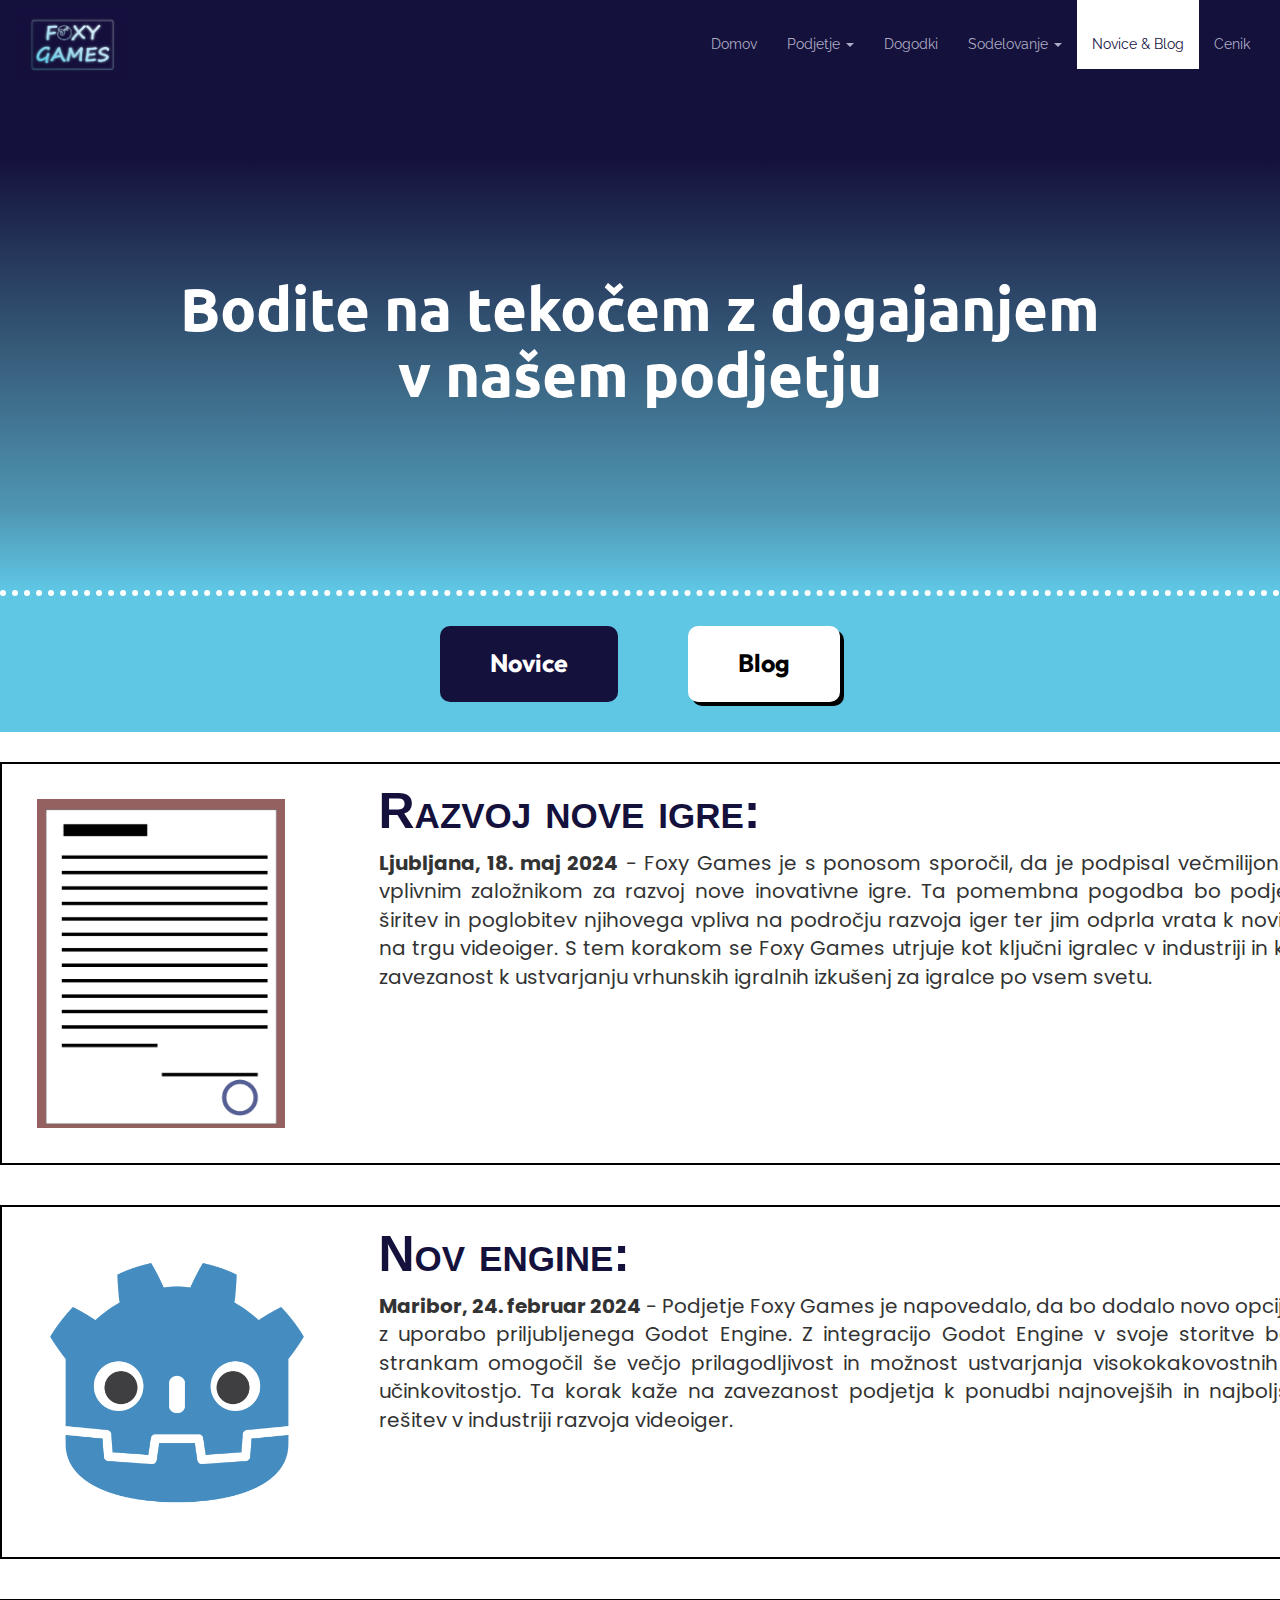
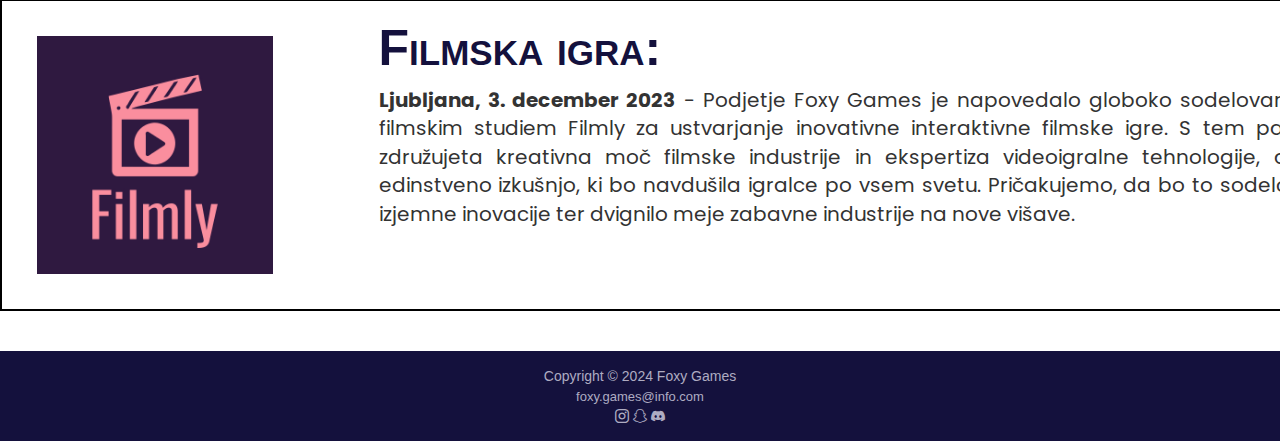
<file: novice_in_blog/novice.html>
<!DOCTYPE html>
<html lang="sl">
	<head>
		<title> Foxgum Games | Novice </title>
		<meta charset="utf-8">
		<meta name="author" content="Maša Žvan"> 
		<meta name="keywords" content="igre, e-šport">
		<meta name="description" content="Website for creating games">
		
		<!-- Ikona spletišča -->
		<link rel="icon" href="../slike/logo/slikovni_logo.png" type="image/x-icon">
		
		
		<!-- Google pisava: Raleway -->
		<link rel="preconnect" href="https://fonts.googleapis.com">
		<link rel="preconnect" href="https://fonts.gstatic.com" crossorigin>
		<link href="https://fonts.googleapis.com/css2?family=Raleway:ital,wght@0,100..900;1,100..900&display=swap" rel="stylesheet">
		
		<!-- Google pisava: Ubuntu
Static -->
		<link rel="preconnect" href="https://fonts.googleapis.com">
		<link rel="preconnect" href="https://fonts.gstatic.com" crossorigin>
		<link href="https://fonts.googleapis.com/css2?family=Ubuntu:wght@300&display=swap" rel="stylesheet">
		
		<!-- Google pisava: Poppins -->
		<link rel="preconnect" href="https://fonts.googleapis.com">
		<link rel="preconnect" href="https://fonts.gstatic.com" crossorigin>
		<link href="https://fonts.googleapis.com/css2?family=Poppins:ital,wght@0,100;0,200;0,300;0,400;0,500;0,600;0,700;0,800;0,900;1,100;1,200;1,300;1,400;1,500;1,600;1,700;1,800;1,900&family=Ubuntu:wght@300&display=swap" rel="stylesheet">
		
		<!-- Google pisava: Outfit - za gumba -->
		<link rel="preconnect" href="https://fonts.googleapis.com">
		<link rel="preconnect" href="https://fonts.gstatic.com" crossorigin>
		<link href="https://fonts.googleapis.com/css2?family=Outfit:wght@100..900&display=swap" rel="stylesheet">
		
		
		
		<!-- Ikone bootstrap -->
		<link rel="stylesheet" href="https://cdn.jsdelivr.net/npm/bootstrap-icons@1.11.3/font/bootstrap-icons.min.css">
		
		
		<!-- Bootstrap CSS -->
		<link rel="stylesheet" href="https://maxcdn.bootstrapcdn.com/bootstrap/3.3.7/css/bootstrap.min.css">
		
		<!-- CSS: glava -->
		<link rel="stylesheet" type="text/css" href="../css/splosno/menu.css">
		
		<!-- CSS: noga -->
		<link rel="stylesheet" type="text/css" href="../css/splosno/foot.css">
		
		
		<!-- CSS: zacetni del -->
		<link rel="stylesheet" type="text/css" href="../css/splosno/zacetni_del.css">
		
		<!-- CSS: index -->
		<link rel="stylesheet" type="text/css" href="../css/index/style.css">
		
		<!-- CSS: gumb - novice -->
		<link rel="stylesheet" type="text/css" href="../css/novice_blog/gumb.css">
		
		<!-- CSS: novice -->
		<link rel="stylesheet" type="text/css" href="../css/novice_blog/novice.css">
		
	</head>
		
	<body>
		<!-- MENI SPLETNE STRANI -->
		<header>
			<nav class="navbar navbar-inverse">
				<div class="container-fluid">	
				<div class="navbar-header">
					<!-- gumb za spustni meni na ekranih -->
					<button type="button" class="navbar-toggle" data-toggle="collapse" data-target="#meni">
						<span class="icon-bar"></span>
						<span class="icon-bar"></span>
						<span class="icon-bar"></span>                    
					</button>
					
					
					<!-- LOGOTIP Foxy Games -->
					<a class="navbar-brand" href="../index.html"><img src="../slike/logo/logo.jpg" alt="Foxy Games logotip" id="logo_slika"></a>
				</div>
				  
				<!-- meni, ki se na manjših zaslonih skrči -->			
				<div class="collapse navbar-collapse" id="meni">
					<ul class="nav navbar-nav navbar-right">
					    <li><a href="../index.html"> Domov</a></li>
					  
					  
					    <li class="dropdown"><a class="dropdown-toggle" data-toggle="dropdown"> Podjetje <span class="caret"></span></a>
						<!-- spustni meni: PODJETJE -->
						<ul class="dropdown-menu">
						    <li><a href="../podjetje/o_nas.html"> O nas </a></li>
						    <li><a href="../podjetje/lokacije.html"> Lokacije</a></li>
						    <li><a href="../podjetje/vprasanja_in_odgovori.html"> Vprašanja & Odgovori </a></li>
						</ul>
						</li>
					  
						<li><a href="../dogodki/dogodki.html">Dogodki </a></li>
					  
						<li class="dropdown"><a class="dropdown-toggle" data-toggle="dropdown"> Sodelovanje <span class="caret"></span></a>
						<!-- spustni meni: SODELOVANJE	 -->
						<ul class="dropdown-menu">
							<li><a href="../sodelovanje/izdelajmo_igro.html"> Izdelajmo igro </a></li>
							<li><a href="../sodelovanje/orodja.html"> Orodja </a></li>
							<li><a href="../sodelovanje/zaposlitev_mentorstvo.html"> Zaposlitev/Mentorstvo </a></li>
						</ul>
						</li>
					  
						<li  class="active"><a href="../novice_in_blog/novice.html">Novice & Blog </a></li>
					  
						<li><a href="../cenik/cenik.html">Cenik </a></li>
					</ul>
				</div>	
				</div>		
			</nav>
		</header>
		
		
		<section class="okvir">
			<!-- Pozdrav obiskovalcem spletne strani -->
			<div class="zacetni_del">
				<h1> Bodite na tekočem z dogajanjem<br>v našem podjetju </h1>
			</div>
			
			<!-- Gumba za menjanje med novicami in blogom -->
			<div class="gumb_container">
				<a href="../novice_in_blog/novice.html" class="gumb_novice">Novice</a>
				<a href="../novice_in_blog/blog.html" class="gumb_blog" id="not_active">Blog</a>
			</div>
			
			<div class="container">
				<!-- novica 1 -->
				<div class="row novica">
					<div class="col-lg-3">
						<img class="slike" src="../slike/novice/pogodba.png" height="329" width="248" alt="pogodba" title="pogodba">
					</div>
					
					<div class="col-lg-9">
						<h2>Razvoj nove igre:</h2>
						<p><span class="odebeljeno">Ljubljana, 18. maj 2024</span> - Foxy Games je s ponosom sporočil, da je podpisal večmilijonsko pogodbo z vplivnim založnikom za razvoj nove inovativne igre. Ta pomembna pogodba bo podjetju omogočila širitev in poglobitev njihovega vpliva na področju razvoja iger ter jim odprla vrata k novim priložnostim na trgu videoiger. S tem korakom se Foxy Games utrjuje kot ključni igralec v industriji in kaže na njihovo zavezanost k ustvarjanju vrhunskih igralnih izkušenj za igralce po vsem svetu.</p>
					</div>
				</div>
				
				<!-- novica 2 -->
				<div class="row novica">
					<div class="col-lg-3">
						<img class="slike" src="../slike/novice/godot.png" height="280" width="280" alt="godot logo" title="godot logo">
					</div>
					
					<div class="col-lg-9">
						<h2>Nov engine:</h2>
						<p><span class="odebeljeno">Maribor, 24. februar 2024</span> - Podjetje Foxy Games je napovedalo, da bo dodalo novo opcijo za razvoj iger z uporabo priljubljenega Godot Engine. Z integracijo Godot Engine v svoje storitve bo Foxy Games strankam omogočil še večjo prilagodljivost in možnost ustvarjanja visokokakovostnih iger z izjemno učinkovitostjo. Ta korak kaže na zavezanost podjetja k ponudbi najnovejših in najboljših tehnoloških rešitev v industriji razvoja videoiger.</p>
					</div>
				</div>
				
				<!-- novica 3 -->
				<div class="row novica">
					<div class="col-lg-3">
						<img class="slike" src="../slike/novice/filmly.jpg" height="238" width="236" alt="Filmly logo" title="Filmly logo">
					</div>
					
					<div class="col-lg-9">
						<h2>Filmska igra:</h2>
						<p><span class="odebeljeno">Ljubljana, 3. december 2023</span> - Podjetje Foxy Games je napovedalo globoko sodelovanje s priznanim filmskim studiem Filmly za ustvarjanje inovativne interaktivne filmske igre. S tem partnerstvom se združujeta kreativna moč filmske industrije in ekspertiza videoigralne tehnologije, da bi ustvarila edinstveno izkušnjo, ki bo navdušila igralce po vsem svetu. Pričakujemo, da bo to sodelovanje prineslo izjemne inovacije ter dvignilo meje zabavne industrije na nove višave.</p>
					</div>
				</div>
			</div>
		</section>
		
		
		
		
		<!-- NOGA SPLETNE STRANI -->
		<footer class="container-fluid text-center">
		
			<div class="text-center">
				Copyright © 2024 Foxy Games
			</div>
			
			<div class="text-center mail">
				<a href="mailto:foxy.games@info.com">foxy.games@info.com</a>
			</div>
			
			<!-- ikone za socialna omrežja -->
			<div class="text-center ikone">
			
				<a href="#" data-toggle="tooltip" data-placement="top" title="instagram"><i class="bi bi-instagram"></i></a>
				
				<a href="#" data-toggle="tooltip" data-placement="top" title="snapchat"><i class="bi bi-snapchat"></i></a>
				
				<a href="#" data-toggle="tooltip" data-placement="top" title="discord"><i class="bi bi-discord"></i></a>
			</div>

		</footer>
		
		
	
		
		<!-- jQuery in Bootstrap JS. -->
		<script src="https://ajax.googleapis.com/ajax/libs/jquery/3.2.1/jquery.min.js"></script>
		<script src="https://maxcdn.bootstrapcdn.com/bootstrap/3.3.7/js/bootstrap.min.js"></script>
	</body>
</html>
</file>
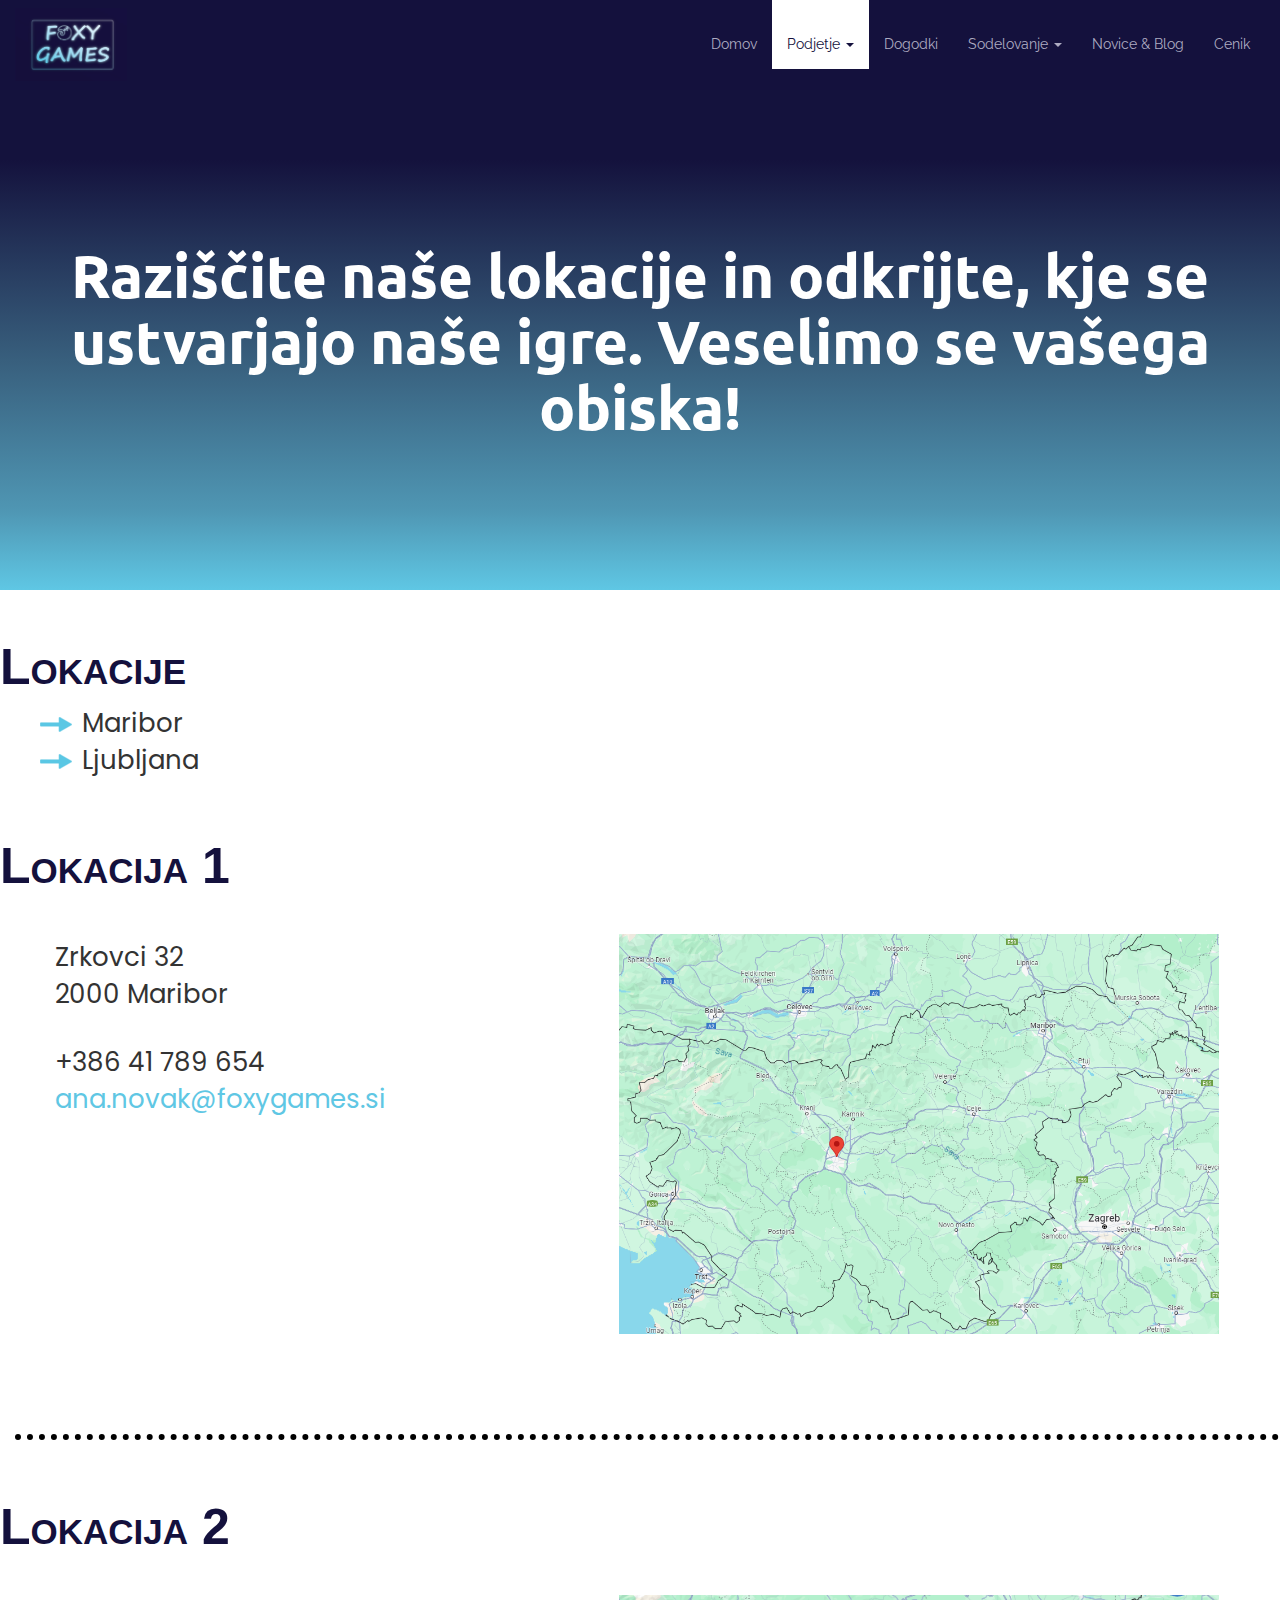
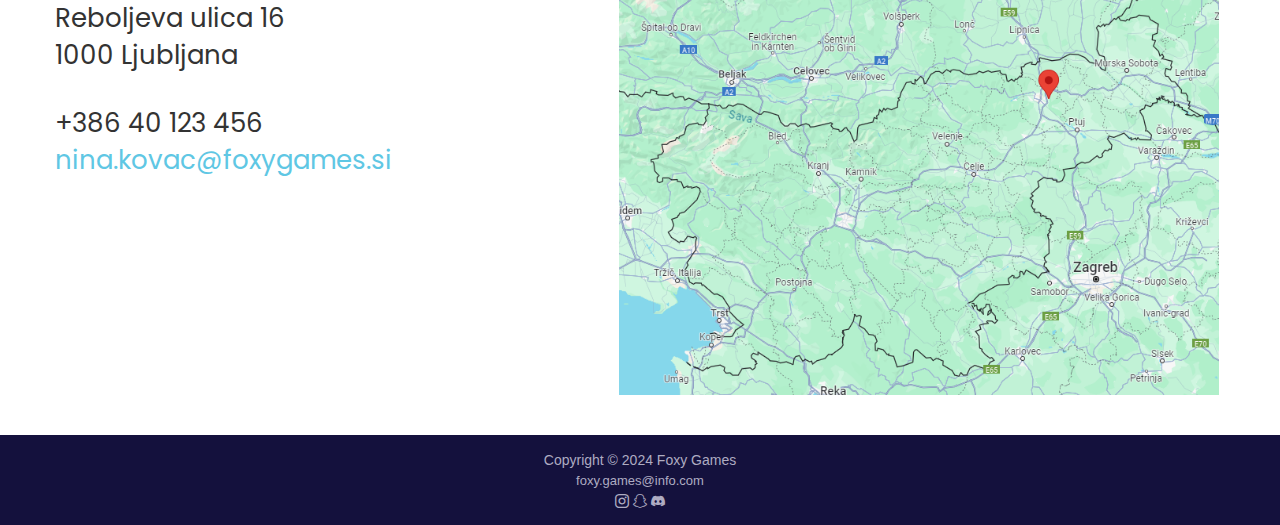
<file: podjetje/lokacije.html>
<!DOCTYPE html>
<html lang="sl">
	<head>
		<title> Foxgum Games | Lokacije </title>
		<meta charset="utf-8">
		<meta name="author" content="Maša Žvan"> 
		<meta name="keywords" content="igre, e-šport">
		<meta name="description" content="Website for creating games">
		
		<!-- Ikona spletišča -->
		<link rel="icon" href="../slike/logo/slikovni_logo.png" type="image/x-icon">
		
		
		<!-- Google pisava: Raleway -->
		<link rel="preconnect" href="https://fonts.googleapis.com">
		<link rel="preconnect" href="https://fonts.gstatic.com" crossorigin>
		<link href="https://fonts.googleapis.com/css2?family=Raleway:ital,wght@0,100..900;1,100..900&display=swap" rel="stylesheet">
		
		<!-- Google pisava: Ubuntu
Static -->
		<link rel="preconnect" href="https://fonts.googleapis.com">
		<link rel="preconnect" href="https://fonts.gstatic.com" crossorigin>
		<link href="https://fonts.googleapis.com/css2?family=Ubuntu:wght@300&display=swap" rel="stylesheet">
		
		<!-- Google pisava: Poppins -->
		<link rel="preconnect" href="https://fonts.googleapis.com">
		<link rel="preconnect" href="https://fonts.gstatic.com" crossorigin>
		<link href="https://fonts.googleapis.com/css2?family=Poppins:ital,wght@0,100;0,200;0,300;0,400;0,500;0,600;0,700;0,800;0,900;1,100;1,200;1,300;1,400;1,500;1,600;1,700;1,800;1,900&family=Ubuntu:wght@300&display=swap" rel="stylesheet">
		
		
		
		<!-- Ikone bootstrap -->
		<link rel="stylesheet" href="https://cdn.jsdelivr.net/npm/bootstrap-icons@1.11.3/font/bootstrap-icons.min.css">
		
		
		<!-- Bootstrap CSS -->
		<link rel="stylesheet" href="https://maxcdn.bootstrapcdn.com/bootstrap/3.3.7/css/bootstrap.min.css">
		
		<!-- CSS: glava -->
		<link rel="stylesheet" type="text/css" href="../css/splosno/menu.css">
		
		<!-- CSS: noga -->
		<link rel="stylesheet" type="text/css" href="../css/splosno/foot.css">
		
		
		<!-- CSS: zacetni del -->
		<link rel="stylesheet" type="text/css" href="../css/splosno/zacetni_del.css">
		
		
		<!-- CSS: index -->
		<link rel="stylesheet" type="text/css" href="../css/index/style.css">
		
		
		<!-- CSS: lokacije -->
		<link rel="stylesheet" type="text/css" href="../css/podjetje/lokacije.css">	
	</head>
		
	<body>
		<!-- MENI SPLETNE STRANI -->
		<header>
			<nav class="navbar navbar-inverse">
				<div class="container-fluid">	
				<div class="navbar-header">
					<!-- gumb za spustni meni na ekranih -->
					<button type="button" class="navbar-toggle" data-toggle="collapse" data-target="#meni">
						<span class="icon-bar"></span>
						<span class="icon-bar"></span>
						<span class="icon-bar"></span>                    
					</button>
					
					
					<!-- LOGOTIP Foxy Games -->
					<a class="navbar-brand" href="../index.html"><img src="../slike/logo/logo.jpg" alt="Foxy Games logotip" id="logo_slika"></a>
				</div>
				  
				<!-- meni, ki se na manjših zaslonih skrči -->			
				<div class="collapse navbar-collapse" id="meni">
					<ul class="nav navbar-nav navbar-right">
					    <li><a href="../index.html"> Domov</a></li>
					  
					  
					    <li class="dropdown"><a class="dropdown-toggle active_dropown" data-toggle="dropdown"> Podjetje <span class="caret"></span></a>
						<!-- spustni meni: PODJETJE -->
						<ul class="dropdown-menu">
						    <li><a href="../podjetje/o_nas.html"> O nas </a></li>
						    <li><a href="../podjetje/lokacije.html"> Lokacije</a></li>
						    <li><a href="../podjetje/vprasanja_in_odgovori.html"> Vprašanja & Odgovori </a></li>
						</ul>
						</li>
					  
						<li><a href="../dogodki/dogodki.html">Dogodki </a></li>
					  
						<li class="dropdown"><a class="dropdown-toggle" data-toggle="dropdown"> Sodelovanje <span class="caret"></span></a>
						<!-- spustni meni: SODELOVANJE	 -->
						<ul class="dropdown-menu">
							<li><a href="../sodelovanje/izdelajmo_igro.html"> Izdelajmo igro </a></li>
							<li><a href="../sodelovanje/orodja.html"> Orodja </a></li>
							<li><a href="../sodelovanje/zaposlitev_mentorstvo.html"> Zaposlitev/Mentorstvo </a></li>
						</ul>
						</li>
					  
						<li><a href="../novice_in_blog/novice.html">Novice & Blog </a></li>
					  
						<li><a href="../cenik/cenik.html">Cenik </a></li>
					</ul>
				</div>	
				</div>		
			</nav>
		</header>
		
		
		<section class="okvir">
			<!-- Pozdrav obiskovalcem spletne strani -->
			<div class="zacetni_del">
				<h1> Raziščite naše lokacije in odkrijte, kje se<br>ustvarjajo naše igre. Veselimo se vašega obiska!</h1>
			</div>
			
			<div class="container">
				<!-- Seznam lokacij -->
				<div class="row">
					<h2>Lokacije</h2>
					<ul class="seznam">
						<li>Maribor</li>
						<li>Ljubljana</li>
					</ul>
				</div>
				
				<!-- lokacija 1 -->
				<div class="row lokacija">
					<h2>Lokacija 1</h2>
					<div class="col-sm-5">
						<ul class="podatki">
							<li>Zrkovci 32</li>
							<li>2000 Maribor</li>
							
							<li class="telefon">+386 41 789 654</li>
							<li><a href="mailto:ana.novak@foxygames.si">ana.novak@foxygames.si</a></li>

						</ul>
					</div>
					<div class="col-sm-5">
						<img class="slika_lokacije" src="../slike/lokacija/lokacija1.png" alt="zemljevid" title="zemljevid">
					</div>
				</div>
				
				<div class="crta"></div>
				<!-- lokacija 2 -->
				<div class="row lokacija">
					<h2>Lokacija 2</h2>
					<div class="col-sm-5">
						<ul class="podatki">
							<li>Reboljeva ulica 16</li>
							<li>1000 Ljubljana</li>
							
							<li class="telefon">+386 40 123 456</li>
							<li><a href="mailto:nina.kovac@foxygames.si">nina.kovac@foxygames.si</a></li>
						</ul>
					</div>
					<div class="col-sm-5">
						<img class="slika_lokacije" src="../slike/lokacija/lokacija2.png" alt="zemljevid" title="zemljevid">
					</div>
				</div>
			</div>
		</section>
		
		
		
		
		<!-- NOGA SPLETNE STRANI -->
		<footer class="container-fluid text-center">
		
			<div class="text-center">
				Copyright © 2024 Foxy Games
			</div>
			
			<div class="text-center mail">
				<a href="mailto:foxy.games@info.com">foxy.games@info.com</a>
			</div>
			
			<!-- ikone za socialna omrežja -->
			<div class="text-center ikone">
			
				<a href="#" data-toggle="tooltip" data-placement="top" title="instagram"><i class="bi bi-instagram"></i></a>
				
				<a href="#" data-toggle="tooltip" data-placement="top" title="snapchat"><i class="bi bi-snapchat"></i></a>
				
				<a href="#" data-toggle="tooltip" data-placement="top" title="discord"><i class="bi bi-discord"></i></a>
			</div>

		</footer>
		
		
	
		
		<!-- jQuery in Bootstrap JS. -->
		<script src="https://ajax.googleapis.com/ajax/libs/jquery/3.2.1/jquery.min.js"></script>
		<script src="https://maxcdn.bootstrapcdn.com/bootstrap/3.3.7/js/bootstrap.min.js"></script>
	</body>
</html>
</file>
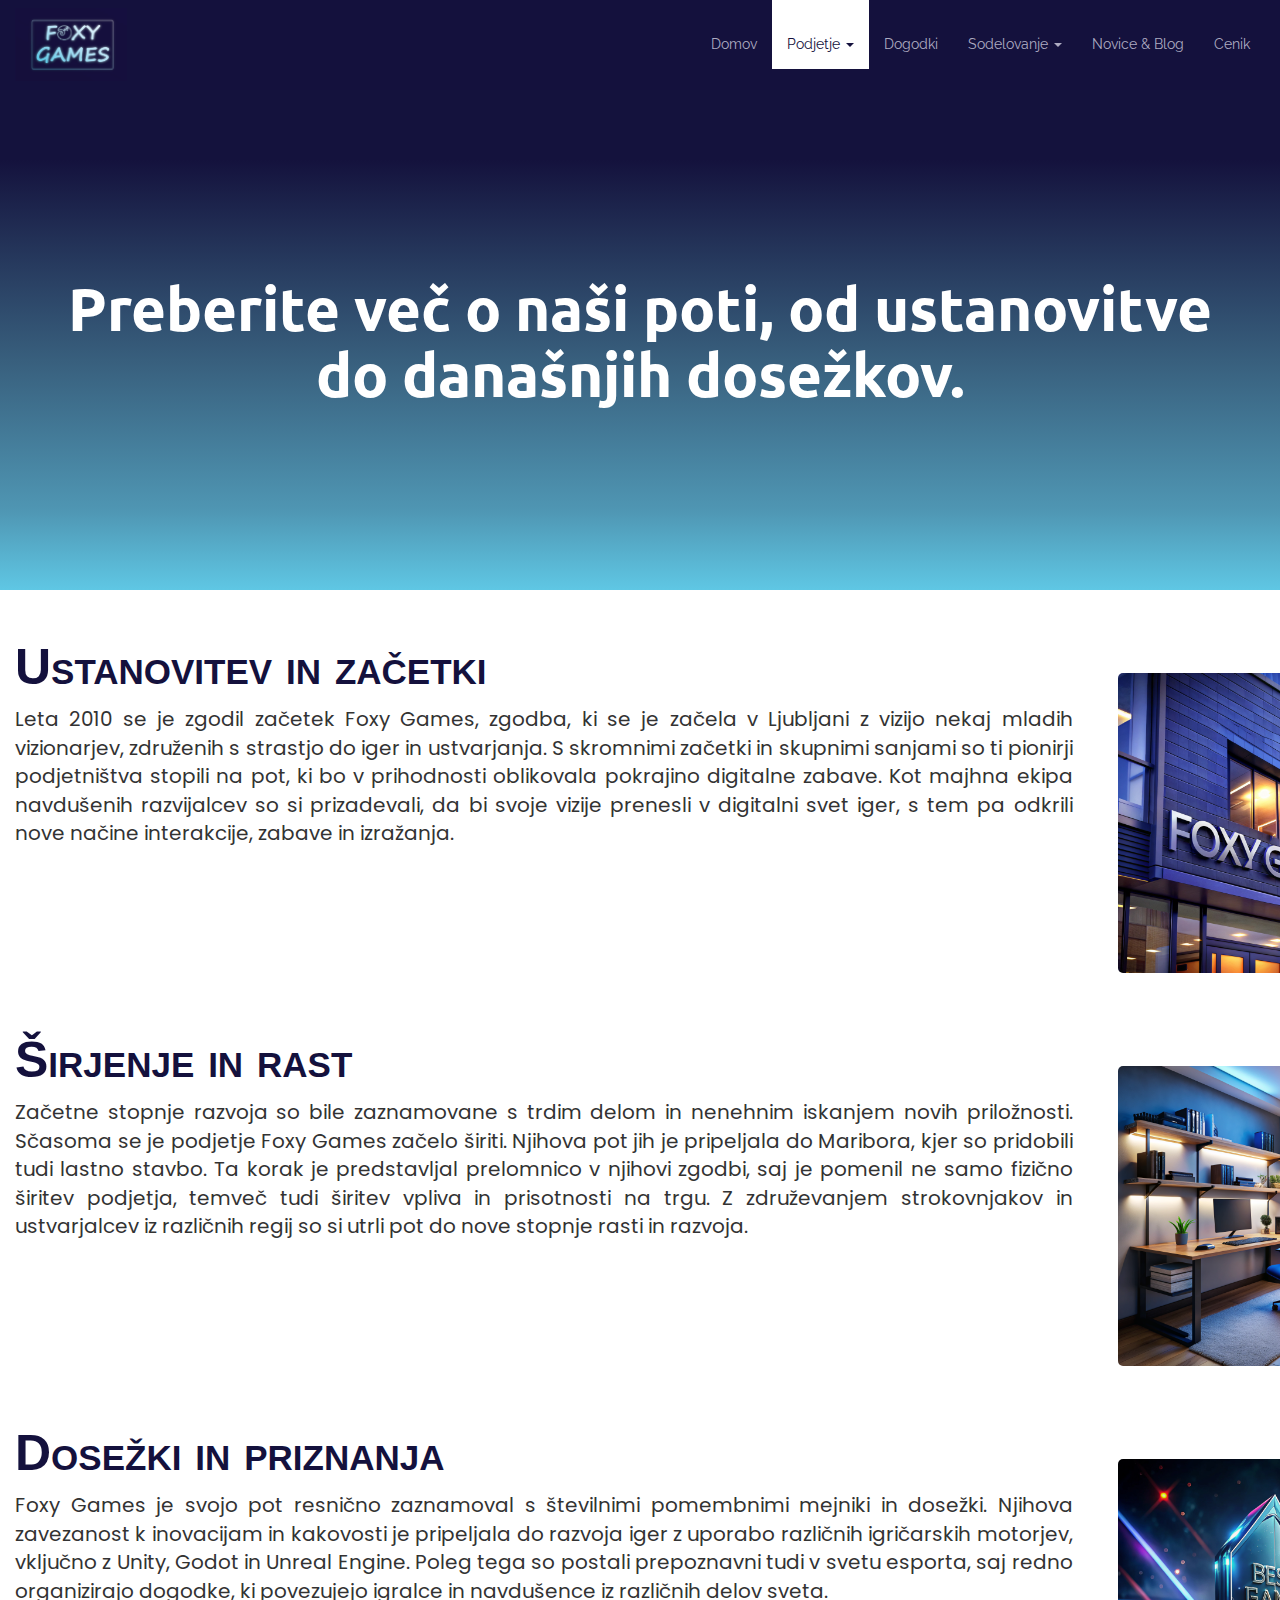
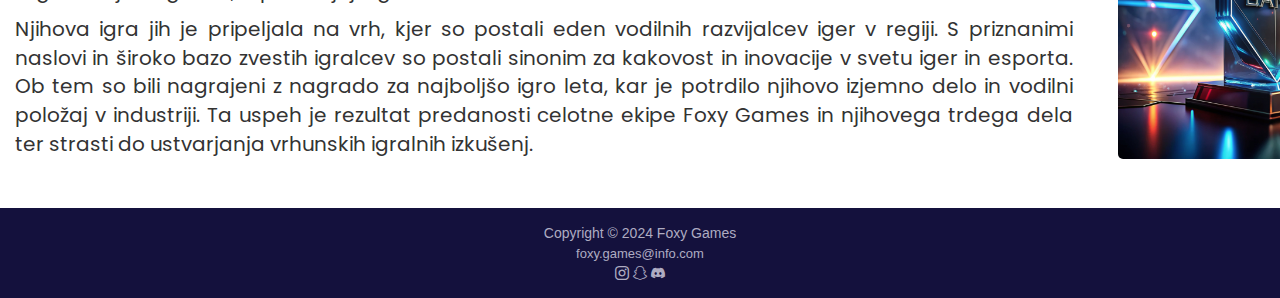
<file: podjetje/o_nas.html>
<!DOCTYPE html>
<html lang="sl">
	<head>
		<title> Foxgum Games | O nas </title>
		<meta charset="utf-8">
		<meta name="author" content="Maša Žvan"> 
		<meta name="keywords" content="igre, e-šport">
		<meta name="description" content="Website for creating games">
		
		<!-- Ikona spletišča -->
		<link rel="icon" href="../slike/logo/slikovni_logo.png" type="image/x-icon">
		
		
		<!-- Google pisava: Raleway -->
		<link rel="preconnect" href="https://fonts.googleapis.com">
		<link rel="preconnect" href="https://fonts.gstatic.com" crossorigin>
		<link href="https://fonts.googleapis.com/css2?family=Raleway:ital,wght@0,100..900;1,100..900&display=swap" rel="stylesheet">
		
		
		<!-- Google pisava: Ubuntu
Static -->
		<link rel="preconnect" href="https://fonts.googleapis.com">
		<link rel="preconnect" href="https://fonts.gstatic.com" crossorigin>
		<link href="https://fonts.googleapis.com/css2?family=Ubuntu:wght@300&display=swap" rel="stylesheet">
		
		<!-- Google pisava: Poppins -->
		<link rel="preconnect" href="https://fonts.googleapis.com">
		<link rel="preconnect" href="https://fonts.gstatic.com" crossorigin>
		<link href="https://fonts.googleapis.com/css2?family=Poppins:ital,wght@0,100;0,200;0,300;0,400;0,500;0,600;0,700;0,800;0,900;1,100;1,200;1,300;1,400;1,500;1,600;1,700;1,800;1,900&family=Ubuntu:wght@300&display=swap" rel="stylesheet">
		
		
		<!-- Ikone bootstrap -->
		<link rel="stylesheet" href="https://cdn.jsdelivr.net/npm/bootstrap-icons@1.11.3/font/bootstrap-icons.min.css">
		
		
		<!-- Bootstrap CSS -->
		<link rel="stylesheet" href="https://maxcdn.bootstrapcdn.com/bootstrap/3.3.7/css/bootstrap.min.css">
		
		<!-- CSS: glava -->
		<link rel="stylesheet" type="text/css" href="../css/splosno/menu.css">
		
		<!-- CSS: noga -->
		<link rel="stylesheet" type="text/css" href="../css/splosno/foot.css">
		
		
		<!-- CSS: zacetni del -->
		<link rel="stylesheet" type="text/css" href="../css/splosno/zacetni_del.css">
		
		<!-- CSS: index -->
		<link rel="stylesheet" type="text/css" href="../css/index/style.css">
		
		<!-- CSS: o nas -->
		<link rel="stylesheet" type="text/css" href="../css/podjetje/o_nas.css">
		
	</head>
		
	<body>
		<!-- MENI SPLETNE STRANI -->
		<header>
			<nav class="navbar navbar-inverse">
				<div class="container-fluid">	
				<div class="navbar-header">
					<!-- gumb za spustni meni na ekranih -->
					<button type="button" class="navbar-toggle" data-toggle="collapse" data-target="#meni">
						<span class="icon-bar"></span>
						<span class="icon-bar"></span>
						<span class="icon-bar"></span>                    
					</button>
					
					
					<!-- LOGOTIP Foxy Games -->
					<a class="navbar-brand" href="../index.html"><img src="../slike/logo/logo.jpg" alt="Foxy Games logotip" id="logo_slika"></a>
				</div>
				  
				<!-- meni, ki se na manjših zaslonih skrči -->			
				<div class="collapse navbar-collapse" id="meni">
					<ul class="nav navbar-nav navbar-right">
					    <li><a href="../index.html"> Domov</a></li>
					  
					  
					    <li class="dropdown"><a class="dropdown-toggle active_dropown" data-toggle="dropdown"> Podjetje <span class="caret"></span></a>
						<!-- spustni meni: PODJETJE -->
						<ul class="dropdown-menu">
						    <li><a href="../podjetje/o_nas.html"> O nas </a></li>
						    <li><a href="../podjetje/lokacije.html"> Lokacije</a></li>
						    <li><a href="../podjetje/vprasanja_in_odgovori.html"> Vprašanja & Odgovori </a></li>
						</ul>
						</li>
					  
						<li><a href="../dogodki/dogodki.html">Dogodki </a></li>
					
						<li class="dropdown"><a class="dropdown-toggle" data-toggle="dropdown"> Sodelovanje <span class="caret"></span></a>
						<!-- spustni meni: SODELOVANJE	 -->
						<ul class="dropdown-menu">
							<li><a href="../sodelovanje/izdelajmo_igro.html"> Izdelajmo igro </a></li>
							<li><a href="../sodelovanje/orodja.html"> Orodja </a></li>
							<li><a href="../sodelovanje/zaposlitev_mentorstvo.html"> Zaposlitev/Mentorstvo </a></li>
						</ul>
						</li>
					  
						<li><a href="../novice_in_blog/novice.html">Novice & Blog </a></li>
					  
						<li><a href="../cenik/cenik.html">Cenik </a></li>
					</ul>
				</div>	
				</div>		
			</nav>
		</header>
		
		
		<section class="okvir">
			<!-- Pozdrav obiskovalcem spletne strani -->
			<div class="zacetni_del">
				<h1> Preberite več o naši poti, od ustanovitve<br>do današnjih dosežkov. </h1>
			</div>
			
			
			<div class="container">
				<!-- Ustanovitev in Začetki -->
				<div class="row">
					<div class="col-lg-9">
						<h2>Ustanovitev in začetki</h2>
						<p>Leta 2010 se je zgodil začetek Foxy Games, zgodba, ki se je začela v Ljubljani z vizijo nekaj mladih vizionarjev, združenih s strastjo do iger in ustvarjanja. S skromnimi začetki in skupnimi sanjami so ti pionirji podjetništva stopili na pot, ki bo v prihodnosti oblikovala pokrajino digitalne zabave. Kot majhna ekipa navdušenih razvijalcev so si prizadevali, da bi svoje vizije prenesli v digitalni svet iger, s tem pa odkrili nove načine interakcije, zabave in izražanja.</p>
					</div>
					<div class="col-lg-3">
						<img class="slika_stolpec slika_o_nas" src="../slike/o_nas/foxy_games_building.jpg" alt="stavba podjetja" title="stavba podjetja">
					</div>
				</div>
				
				
				
				<!-- Širjenje in Rast -->
				<div class="row">
					<div class="col-lg-9">
						<h2>Širjenje in rast</h2>
						<p>Začetne stopnje razvoja so bile zaznamovane s trdim delom in nenehnim iskanjem novih priložnosti. Sčasoma se je podjetje Foxy Games začelo širiti. Njihova pot jih je pripeljala do Maribora, kjer so pridobili tudi lastno stavbo. Ta korak je predstavljal prelomnico v njihovi zgodbi, saj je pomenil ne samo fizično širitev podjetja, temveč tudi širitev vpliva in prisotnosti na trgu. Z združevanjem strokovnjakov in ustvarjalcev iz različnih regij so si utrli pot do nove stopnje rasti in razvoja.</p>
					</div>
					<div class="col-lg-3">
						<img class="slika_stolpec slika_o_nas" src="../slike/o_nas/office.png" alt="pisarna" title="pisarna">
					</div>
				</div>
				
				
				<!-- Dosežki in priznanja -->
				<div class="row">
					<div class="col-lg-9">
						<h2>Dosežki in priznanja</h2>
						<p>Foxy Games je svojo pot resnično zaznamoval s številnimi pomembnimi mejniki in dosežki. Njihova zavezanost k inovacijam in kakovosti je pripeljala do razvoja iger z uporabo različnih igričarskih motorjev, vključno z Unity, Godot in Unreal Engine. Poleg tega so postali prepoznavni tudi v svetu esporta, saj redno organizirajo dogodke, ki povezujejo igralce in navdušence iz različnih delov sveta.</p>
						<p>Njihova igra jih je pripeljala na vrh, kjer so postali eden vodilnih razvijalcev iger v regiji. S priznanimi naslovi in široko bazo zvestih igralcev so postali sinonim za kakovost in inovacije v svetu iger in esporta. Ob tem so bili nagrajeni z nagrado za najboljšo igro leta, kar je potrdilo njihovo izjemno delo in vodilni položaj v industriji. Ta uspeh je rezultat predanosti celotne ekipe Foxy Games in njihovega trdega dela ter strasti do ustvarjanja vrhunskih igralnih izkušenj.</p>
					</div>
					<div class="col-lg-3">
						<img class="slika_stolpec slika_o_nas" src="../slike/o_nas/award.jpg" alt="nagrada za najbolšo igro" title="nagrada za najbolšo igro">
					</div>
				</div>
				
			</div>
		</section>
		
		
		
		
		<!-- NOGA SPLETNE STRANI -->
		<footer class="container-fluid text-center">
		
			<div class="text-center">
				Copyright © 2024 Foxy Games
			</div>
			
			<div class="text-center mail">
				<a href="mailto:foxy.games@info.com">foxy.games@info.com</a>
			</div>
			
			<!-- ikone za socialna omrežja -->
			<div class="text-center ikone">
			
				<a href="#" data-toggle="tooltip" data-placement="top" title="instagram"><i class="bi bi-instagram"></i></a>
				
				<a href="#" data-toggle="tooltip" data-placement="top" title="snapchat"><i class="bi bi-snapchat"></i></a>
				
				<a href="#" data-toggle="tooltip" data-placement="top" title="discord"><i class="bi bi-discord"></i></a>
			</div>

		</footer>
		
		
	
		
		<!-- jQuery in Bootstrap JS. -->
		<script src="https://ajax.googleapis.com/ajax/libs/jquery/3.2.1/jquery.min.js"></script>
		<script src="https://maxcdn.bootstrapcdn.com/bootstrap/3.3.7/js/bootstrap.min.js"></script>
	</body>
</html>
</file>
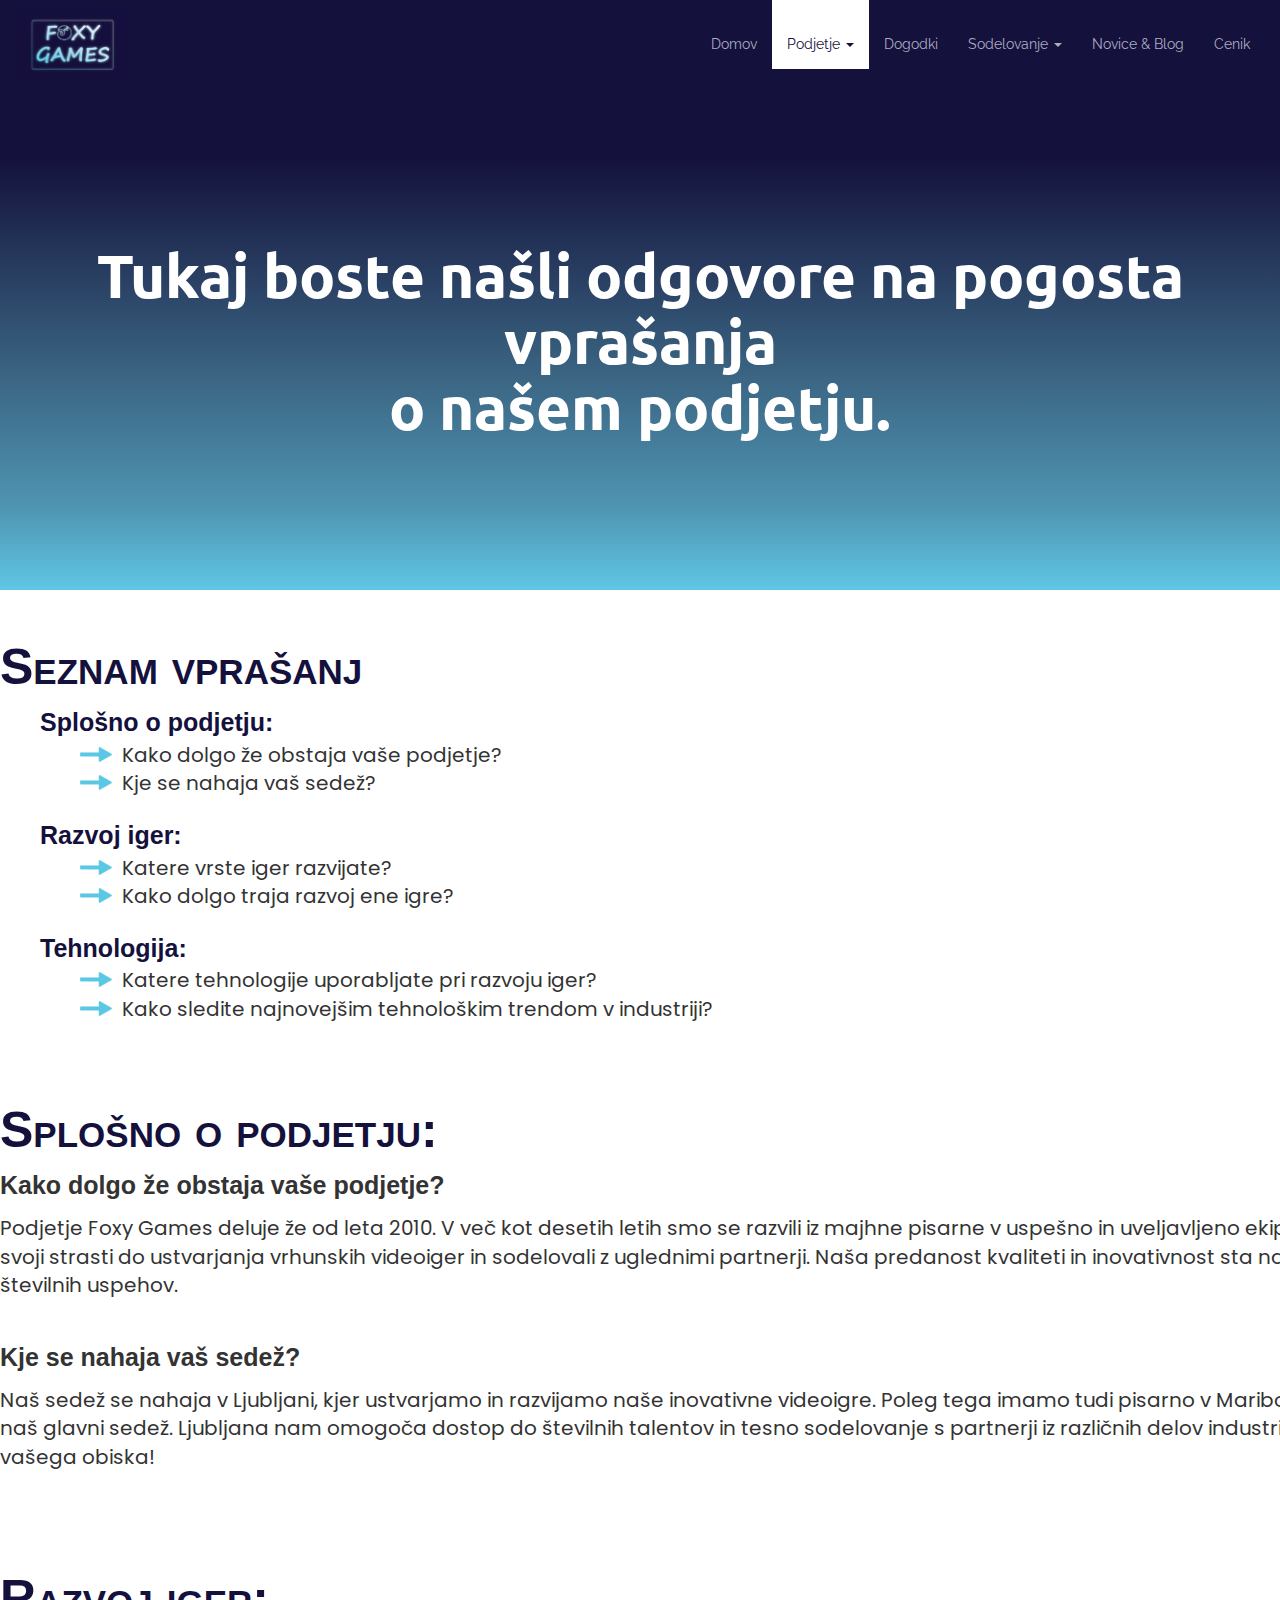
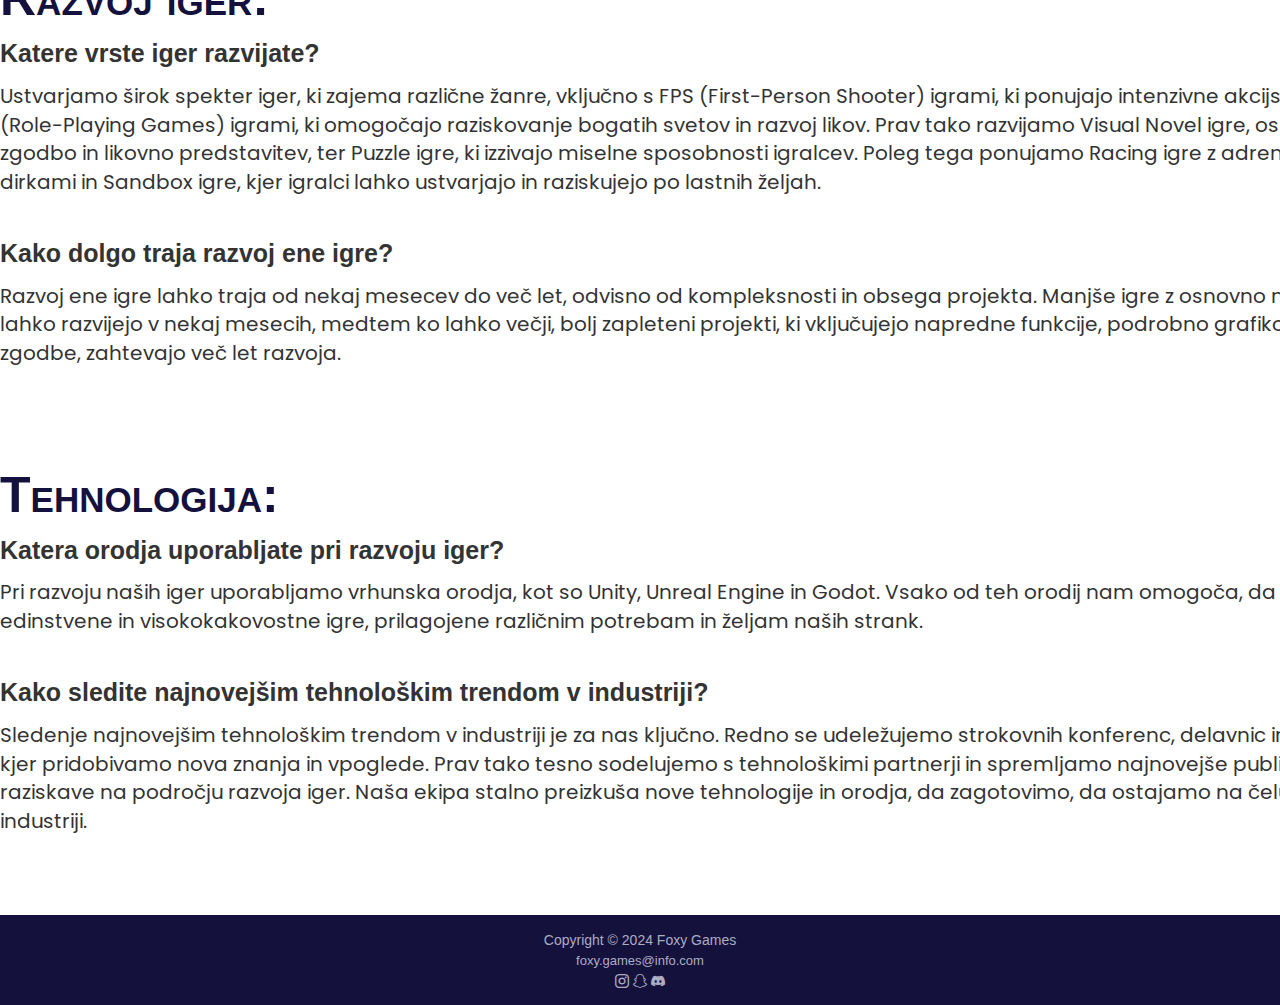
<file: podjetje/vprasanja_in_odgovori.html>
<!DOCTYPE html>
<html lang="sl">
	<head>
		<title> Foxgum Games | Vprašanja in odgovori </title>
		<meta charset="utf-8">
		<meta name="author" content="Maša Žvan"> 
		<meta name="keywords" content="igre, e-šport">
		<meta name="description" content="Website for creating games">
		
		<!-- Ikona spletišča -->
		<link rel="icon" href="../slike/logo/slikovni_logo.png" type="image/x-icon">
		
		
		<!-- Google pisava: Raleway -->
		<link rel="preconnect" href="https://fonts.googleapis.com">
		<link rel="preconnect" href="https://fonts.gstatic.com" crossorigin>
		<link href="https://fonts.googleapis.com/css2?family=Raleway:ital,wght@0,100..900;1,100..900&display=swap" rel="stylesheet">
		
		<!-- Google pisava: Ubuntu
Static -->
		<link rel="preconnect" href="https://fonts.googleapis.com">
		<link rel="preconnect" href="https://fonts.gstatic.com" crossorigin>
		<link href="https://fonts.googleapis.com/css2?family=Ubuntu:wght@300&display=swap" rel="stylesheet">
		
		<!-- Google pisava: Poppins -->
		<link rel="preconnect" href="https://fonts.googleapis.com">
		<link rel="preconnect" href="https://fonts.gstatic.com" crossorigin>
		<link href="https://fonts.googleapis.com/css2?family=Poppins:ital,wght@0,100;0,200;0,300;0,400;0,500;0,600;0,700;0,800;0,900;1,100;1,200;1,300;1,400;1,500;1,600;1,700;1,800;1,900&family=Ubuntu:wght@300&display=swap" rel="stylesheet">
		
		
		<!-- Ikone bootstrap -->
		<link rel="stylesheet" href="https://cdn.jsdelivr.net/npm/bootstrap-icons@1.11.3/font/bootstrap-icons.min.css">
		
		
		<!-- Bootstrap CSS -->
		<link rel="stylesheet" href="https://maxcdn.bootstrapcdn.com/bootstrap/3.3.7/css/bootstrap.min.css">
		
		<!-- CSS: glava -->
		<link rel="stylesheet" type="text/css" href="../css/splosno/menu.css">
		
		<!-- CSS: noga -->
		<link rel="stylesheet" type="text/css" href="../css/splosno/foot.css">
		
		
		<!-- CSS: zacetni del -->
		<link rel="stylesheet" type="text/css" href="../css/splosno/zacetni_del.css">
		
		<!-- CSS: zacetni del -->
		<link rel="stylesheet" type="text/css" href="../css/index/style.css">
		
		<!-- CSS: vprasanja in odgovori -->
		<link rel="stylesheet" type="text/css" href="../css/podjetje/vprasanja_in_odgovori.css">
		
		
	</head>
		
	<body>
		<!-- MENI SPLETNE STRANI -->
		<header>
			<nav class="navbar navbar-inverse">
				<div class="container-fluid">	
				<div class="navbar-header">
					<!-- gumb za spustni meni na ekranih -->
					<button type="button" class="navbar-toggle" data-toggle="collapse" data-target="#meni">
						<span class="icon-bar"></span>
						<span class="icon-bar"></span>
						<span class="icon-bar"></span>                    
					</button>
					
					
					<!-- LOGOTIP Foxy Games -->
					<a class="navbar-brand" href="../index.html"><img src="../slike/logo/logo.jpg" alt="Foxy Games logotip" id="logo_slika"></a>
				</div>
				  
				<!-- meni, ki se na manjših zaslonih skrči -->			
				<div class="collapse navbar-collapse" id="meni">
					<ul class="nav navbar-nav navbar-right">
					    <li><a href="../index.html"> Domov</a></li>
					  
					  
					    <li class="dropdown"><a class="dropdown-toggle active_dropown" data-toggle="dropdown"> Podjetje <span class="caret"></span></a>
						<!-- spustni meni: PODJETJE -->
						<ul class="dropdown-menu">
						    <li><a href="../podjetje/o_nas.html"> O nas </a></li>
						    <li><a href="../podjetje/lokacije.html"> Lokacije</a></li>
						    <li><a href="../podjetje/vprasanja_in_odgovori.html"> Vprašanja & Odgovori </a></li>
						</ul>
						</li>
					  
						<li><a href="../dogodki/dogodki.html">Dogodki </a></li>
					  
						<li class="dropdown"><a class="dropdown-toggle" data-toggle="dropdown"> Sodelovanje <span class="caret"></span></a>
						<!-- spustni meni: SODELOVANJE	 -->
						<ul class="dropdown-menu">
							<li><a href="../sodelovanje/izdelajmo_igro.html"> Izdelajmo igro </a></li>
							<li><a href="../sodelovanje/orodja.html"> Orodja </a></li>
							<li><a href="../sodelovanje/zaposlitev_mentorstvo.html"> Zaposlitev/Mentorstvo </a></li>
						</ul>
						</li>
					  
						<li><a href="../novice_in_blog/novice.html">Novice & Blog </a></li>
					  
						<li><a href="../cenik/cenik.html">Cenik </a></li>
					</ul>
				</div>	
				</div>		
			</nav>
		</header>
		
		
		<section class="okvir">
			<!-- Pozdrav obiskovalcem spletne strani -->
			<div class="zacetni_del">
				<h1> Tukaj boste našli odgovore na pogosta vprašanja<br>o našem podjetju.</h1>
			</div>
			
			
			<div class="container">
				<!-- Vsa vprašanja -->
				<div class="row">
					<h2>Seznam vprašanj</h2>
					
					<ol id="seznam_vseh_vprašanj">
						<li class="ostevilcenje"><a href="#splosno">Splošno o podjetju:</a></li>
						<li class="brez_st"><ul>
							<li >Kako dolgo že obstaja vaše podjetje?</li>
							<li>Kje se nahaja vaš sedež?</li>
						</ul></li>
						
						<li class="ostevilcenje"><a href="#razvoj_iger">Razvoj iger:</a></li>
						<li class="brez_st"><ul>
							<li>Katere vrste iger razvijate?</li>
							<li>Kako dolgo traja razvoj ene igre?</li>
						</ul></li>
						
						<li class="ostevilcenje"><a href="#tehnologija">Tehnologija:</a></li>
						<li class="brez_st"><ul>
							<li>Katere tehnologije uporabljate pri razvoju iger?</li>
							<li>Kako sledite najnovejšim tehnološkim trendom v industriji?</li>
						</ul></li>
					</ol>
				</div>
				
				
				<!-- VPRAŠANJA: Splošno o podjetju -->
				<div class="row">
					<h2 id="splosno">Splošno o podjetju:</h2>
					
					<dl class="vprašanja">
						<dt> Kako dolgo že obstaja vaše podjetje? </dt>     
						<dd> Podjetje Foxy Games deluje že od leta 2010. V več kot desetih letih smo se razvili iz majhne pisarne v uspešno in uveljavljeno ekipo. Sledili smo svoji strasti do ustvarjanja vrhunskih videoiger in sodelovali z uglednimi partnerji. Naša predanost kvaliteti in inovativnost sta nas pripeljali do številnih uspehov.</dd>
						<dt> Kje se nahaja vaš sedež? </dt>     
						<dd> Naš sedež se nahaja v Ljubljani, kjer ustvarjamo in razvijamo naše inovativne videoigre. Poleg tega imamo tudi pisarno v Mariboru, čeprav to ni naš glavni sedež. Ljubljana nam omogoča dostop do številnih talentov in tesno sodelovanje s partnerji iz različnih delov industrije. Veselimo se vašega obiska! </dd>
					</dl> 
				</div>
				
				
				<!-- VPRAŠANJA: Razvoj iger -->
				<div class="row">
					<h2 id="razvoj_iger">Razvoj iger:</h2>
					
					<dl class="vprašanja">
						<dt> Katere vrste iger razvijate? </dt>     
						<dd> Ustvarjamo širok spekter iger, ki zajema različne žanre, vključno s FPS (First-Person Shooter) igrami, ki ponujajo intenzivne akcijske izkušnje, RPG (Role-Playing Games) igrami, ki omogočajo raziskovanje bogatih svetov in razvoj likov. Prav tako razvijamo Visual Novel igre, osredotočene na zgodbo in likovno predstavitev, ter Puzzle igre, ki izzivajo miselne sposobnosti igralcev. Poleg tega ponujamo Racing igre z adrenalinskimi dirkami in Sandbox igre, kjer igralci lahko ustvarjajo in raziskujejo po lastnih željah. </dd>
						<dt> Kako dolgo traja razvoj ene igre? </dt>     
						<dd> Razvoj ene igre lahko traja od nekaj mesecev do več let, odvisno od kompleksnosti in obsega projekta. Manjše igre z osnovno mehaniko se lahko razvijejo v nekaj mesecih, medtem ko lahko večji, bolj zapleteni projekti, ki vključujejo napredne funkcije, podrobno grafiko in obsežne zgodbe, zahtevajo več let razvoja. </dd>
					</dl> 
				</div>
				
				
				<!-- VPRAŠANJA: Tehnologija -->
				<div class="row">
					<h2 id="tehnologija">Tehnologija:</h2>
					
					<dl class="vprašanja">
						<dt> Katera orodja uporabljate pri razvoju iger? </dt>     
						<dd> Pri razvoju naših iger uporabljamo vrhunska orodja, kot so Unity, Unreal Engine in Godot. Vsako od teh orodij nam omogoča, da ustvarjamo edinstvene in visokokakovostne igre, prilagojene različnim potrebam in željam naših strank. </dd>
						<dt> Kako sledite najnovejšim tehnološkim trendom v industriji? </dt>     
						<dd> Sledenje najnovejšim tehnološkim trendom v industriji je za nas ključno. Redno se udeležujemo strokovnih konferenc, delavnic in seminarjev, kjer pridobivamo nova znanja in vpoglede. Prav tako tesno sodelujemo s tehnološkimi partnerji in spremljamo najnovejše publikacije ter raziskave na področju razvoja iger. Naša ekipa stalno preizkuša nove tehnologije in orodja, da zagotovimo, da ostajamo na čelu inovacij v industriji. </dd>
					</dl> 
				</div>
				
				
			</div>
		</section>
		
		
		
		
		<!-- NOGA SPLETNE STRANI -->
		<footer class="container-fluid text-center">
		
			<div class="text-center">
				Copyright © 2024 Foxy Games
			</div>
			
			<div class="text-center mail">
				<a href="mailto:foxy.games@info.com">foxy.games@info.com</a>
			</div>
			
			<!-- ikone za socialna omrežja -->
			<div class="text-center ikone">
			
				<a href="#" data-toggle="tooltip" data-placement="top" title="instagram"><i class="bi bi-instagram"></i></a>
				
				<a href="#" data-toggle="tooltip" data-placement="top" title="snapchat"><i class="bi bi-snapchat"></i></a>
				
				<a href="#" data-toggle="tooltip" data-placement="top" title="discord"><i class="bi bi-discord"></i></a>
			</div>

		</footer>
		
		
	
		
		<!-- jQuery in Bootstrap JS. -->
		<script src="https://ajax.googleapis.com/ajax/libs/jquery/3.2.1/jquery.min.js"></script>
		<script src="https://maxcdn.bootstrapcdn.com/bootstrap/3.3.7/js/bootstrap.min.js"></script>
	</body>
</html>
</file>
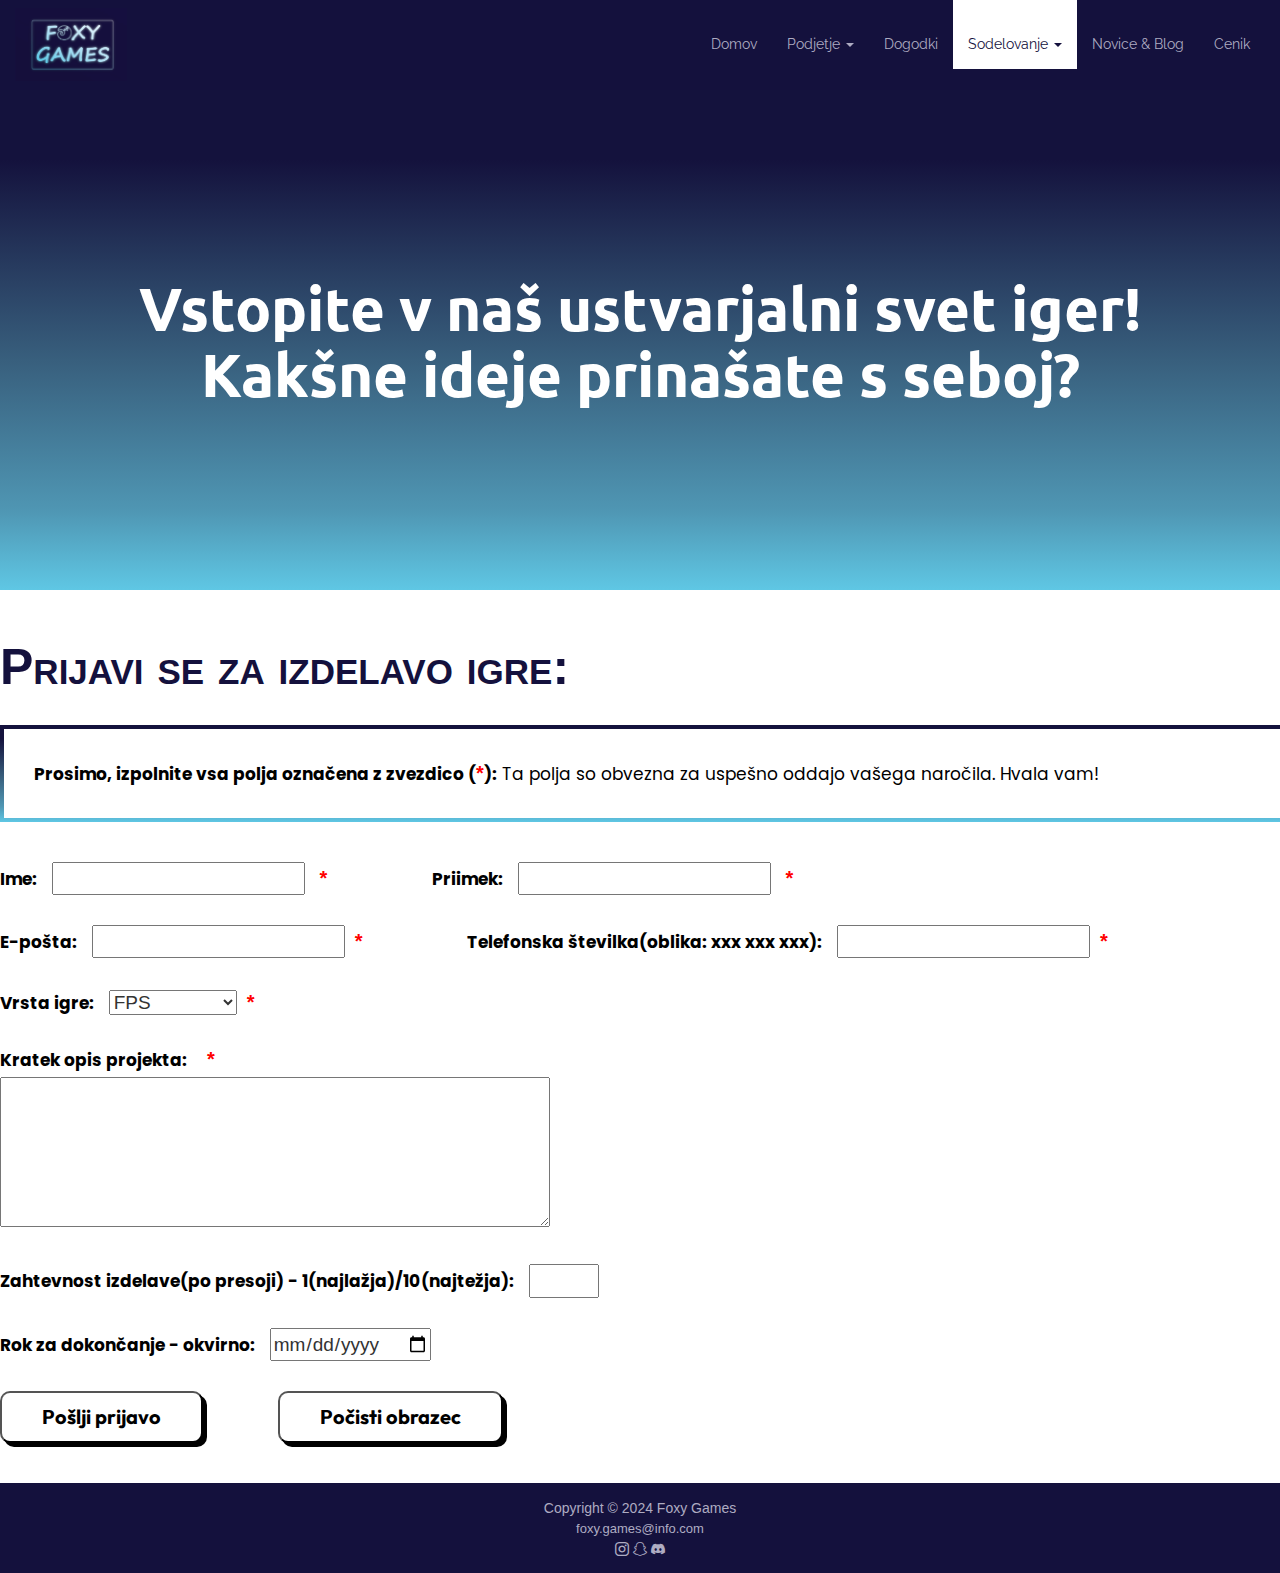
<file: sodelovanje/izdelajmo_igro.html>
<!DOCTYPE html>
<html lang="sl">
	<head>
		<title> Foxgum Games | Izdelajmo igro </title>
		<meta charset="utf-8">
		<meta name="author" content="Maša Žvan"> 
		<meta name="keywords" content="igre, e-šport">
		<meta name="description" content="Website for creating games">
		
		<!-- Ikona spletišča -->
		<link rel="icon" href="../slike/logo/slikovni_logo.png" type="image/x-icon">
		
		
		<!-- Google pisava: Raleway -->
		<link rel="preconnect" href="https://fonts.googleapis.com">
		<link rel="preconnect" href="https://fonts.gstatic.com" crossorigin>
		<link href="https://fonts.googleapis.com/css2?family=Raleway:ital,wght@0,100..900;1,100..900&display=swap" rel="stylesheet">
		
		
		<!-- Google pisava: Ubuntu
Static -->
		<link rel="preconnect" href="https://fonts.googleapis.com">
		<link rel="preconnect" href="https://fonts.gstatic.com" crossorigin>
		<link href="https://fonts.googleapis.com/css2?family=Ubuntu:wght@300&display=swap" rel="stylesheet">
		
		<!-- Google pisava: Poppins -->
		<link rel="preconnect" href="https://fonts.googleapis.com">
		<link rel="preconnect" href="https://fonts.gstatic.com" crossorigin>
		<link href="https://fonts.googleapis.com/css2?family=Poppins:ital,wght@0,100;0,200;0,300;0,400;0,500;0,600;0,700;0,800;0,900;1,100;1,200;1,300;1,400;1,500;1,600;1,700;1,800;1,900&family=Ubuntu:wght@300&display=swap" rel="stylesheet">
		
		
		<!-- Google pisava: Outfit - za gumba -->
		<link rel="preconnect" href="https://fonts.googleapis.com">
		<link rel="preconnect" href="https://fonts.gstatic.com" crossorigin>
		<link href="https://fonts.googleapis.com/css2?family=Outfit:wght@100..900&display=swap" rel="stylesheet">
		
		
		<!-- Ikone bootstrap -->
		<link rel="stylesheet" href="https://cdn.jsdelivr.net/npm/bootstrap-icons@1.11.3/font/bootstrap-icons.min.css">
		
		
		<!-- Bootstrap CSS -->
		<link rel="stylesheet" href="https://maxcdn.bootstrapcdn.com/bootstrap/3.3.7/css/bootstrap.min.css">
		
		<!-- CSS: glava -->
		<link rel="stylesheet" type="text/css" href="../css/splosno/menu.css">
		
		<!-- CSS: noga -->
		<link rel="stylesheet" type="text/css" href="../css/splosno/foot.css">
		
		
		<!-- CSS: zacetni del -->
		<link rel="stylesheet" type="text/css" href="../css/splosno/zacetni_del.css">
		
		<!-- CSS: index -->
		<link rel="stylesheet" type="text/css" href="../css/index/style.css">
		
		<!-- CSS: izdelajmo igro -->
		<link rel="stylesheet" type="text/css" href="../css/sodelovanje/izdelajmo_igro.css">
		
		<!-- CSS: cene - za opombo -->
		<link rel="stylesheet" type="text/css" href="../css/cene/style.css">
		
		
	</head>
		
	<body>
		<!-- MENI SPLETNE STRANI -->
		<header>
			<nav class="navbar navbar-inverse">
				<div class="container-fluid">	
				<div class="navbar-header">
					<!-- gumb za spustni meni na ekranih -->
					<button type="button" class="navbar-toggle" data-toggle="collapse" data-target="#meni">
						<span class="icon-bar"></span>
						<span class="icon-bar"></span>
						<span class="icon-bar"></span>                    
					</button>
					
					
					<!-- LOGOTIP Foxy Games -->
					<a class="navbar-brand" href="../index.html"><img src="../slike/logo/logo.jpg" alt="Foxy Games logotip" id="logo_slika"></a>
				</div>
				  
				<!-- meni, ki se na manjših zaslonih skrči -->			
				<div class="collapse navbar-collapse" id="meni">
					<ul class="nav navbar-nav navbar-right">
					    <li><a href="../index.html"> Domov</a></li>
					  
					  
					    <li class="dropdown"><a class="dropdown-toggle" data-toggle="dropdown"> Podjetje <span class="caret"></span></a>
						<!-- spustni meni: PODJETJE -->
						<ul class="dropdown-menu">
						    <li><a href="../podjetje/o_nas.html"> O nas </a></li>
						    <li><a href="../podjetje/lokacije.html"> Lokacije</a></li>
						    <li><a href="../podjetje/vprasanja_in_odgovori.html"> Vprašanja & Odgovori </a></li>
						</ul>
						</li>
					  
						<li><a href="../dogodki/dogodki.html">Dogodki </a></li>
					  
						<li class="dropdown"><a class="dropdown-toggle active_dropown" data-toggle="dropdown"> Sodelovanje <span class="caret"></span></a>
						<!-- spustni meni: SODELOVANJE	 -->
						<ul class="dropdown-menu">
							<li><a href="../sodelovanje/izdelajmo_igro.html"> Izdelajmo igro </a></li>
							<li><a href="../sodelovanje/orodja.html"> Orodja </a></li>
							<li><a href="../sodelovanje/zaposlitev_mentorstvo.html"> Zaposlitev/Mentorstvo </a></li>
						</ul>
						</li>
					  
						<li><a href="../novice_in_blog/novice.html">Novice & Blog </a></li>
					  
						<li><a href="../cenik/cenik.html">Cenik </a></li>
					</ul>
				</div>	
				</div>		
			</nav>
		</header>
		
		
		<section class="okvir">
			<!-- Pozdrav obiskovalcem spletne strani -->
			<div class="zacetni_del">
				<h1> Vstopite v naš ustvarjalni svet iger!<br>Kakšne ideje prinašate s seboj?</h1>
			</div>
			
			
			<div class="container">
				<!-- Obrazec za prijavo -->
				<div class="row">
					<h2>Prijavi se za izdelavo igre:</h2>
					<div id="opomba"><div id="gradient_obroba"><span id="opomba_odebeljeno">Prosimo, izpolnite vsa polja označena z zvezdico (<span class="zvezda prva_zvezda">*</span>):</span>  Ta polja so obvezna za uspešno oddajo vašega naročila. Hvala vam!</div></div>
					<form method="post">
						<div class="del_obrazca">
							<!-- Obrazec: Ime in priimek -->
							<label for="ime">Ime:</label>
							<input type="text" id="ime" name="ime" required> <span class="zvezda">*</span>
							
							<label for="priimek">Priimek:</label>
							<input type="text" id="priimek" name="priimek" required> <span class="zvezda">*</span>
						</div>
						
						<div class="del_obrazca">
							<!-- Obrazec: E-pošta in telefon -->
							<label for="email">E-pošta:</label>
							<input type="email" id="email" name="email" required><span class="zvezda">*</span>
							
							<label for="phone">Telefonska številka(oblika: xxx xxx xxx):</label>
							<input type="tel" id="phone" name="phone" pattern="[0-9]{3} [0-9]{3} [0-9]{3,4}" required><span class="zvezda">*</span>
						</div>
						
						<!-- Obrazec: Vrsta igre -->
						<label for="game-type">Vrsta igre:</label>
						<select id="game-type" name="game_type">
							<option value="FPS" selected>FPS</option>
							<option value="RPG">RPG</option>
							<option value="Visual Novel">Visual Novel</option>
							<option value="Puzzle">Puzzle</option>
							<option value="Racing">Racing</option>
							<option value="Sandbox">Sandbox</option>
							<option value="drugo">Drugo</option>
						</select><span class="zvezda">*</span>
						
						<br>
						
						<!-- Obrazec: Opis projetka -->
						<label for="description">Kratek opis projekta:</label><span class="zvezda">*</span>
						<br>
						<textarea id="description" name="description" required></textarea>
						
						<br>
						
						<!-- Obrazec: Zahtevnost igre -->
						<label for="budget">Zahtevnost izdelave(po presoji) - 1(najlažja)/10(najtežja):</label>
						<input type="number" id="budget" name="budget" min="1" max="10">
						
						<br>
						
						<!-- Obrazec: Rok za dokončanje -->
						<label for="deadline">Rok za dokončanje - okvirno:</label>
						<input type="date" id="deadline" name="deadline">
						
						
						<br>
						<div id="gumb_container">
							<!-- Obrazec: Oddaja prijave -->
							<button type="submit">Pošlji prijavo</button>
							<button type="reset">Počisti obrazec</button>
						</div>
					</form>
				</div>
			</div>
		</section>
		
		
		
		
		<!-- NOGA SPLETNE STRANI -->
		<footer class="container-fluid text-center">
		
			<div class="text-center">
				Copyright © 2024 Foxy Games
			</div>
			
			<div class="text-center mail">
				<a href="mailto:foxy.games@info.com">foxy.games@info.com</a>
			</div>
			
			<!-- ikone za socialna omrežja -->
			<div class="text-center ikone">
			
				<a href="#" data-toggle="tooltip" data-placement="top" title="instagram"><i class="bi bi-instagram"></i></a>
				
				<a href="#" data-toggle="tooltip" data-placement="top" title="snapchat"><i class="bi bi-snapchat"></i></a>
				
				<a href="#" data-toggle="tooltip" data-placement="top" title="discord"><i class="bi bi-discord"></i></a>
			</div>

		</footer>
		
		
	
		
		<!-- jQuery in Bootstrap JS. -->
		<script src="https://ajax.googleapis.com/ajax/libs/jquery/3.2.1/jquery.min.js"></script>
		<script src="https://maxcdn.bootstrapcdn.com/bootstrap/3.3.7/js/bootstrap.min.js"></script>
	</body>
</html>
</file>
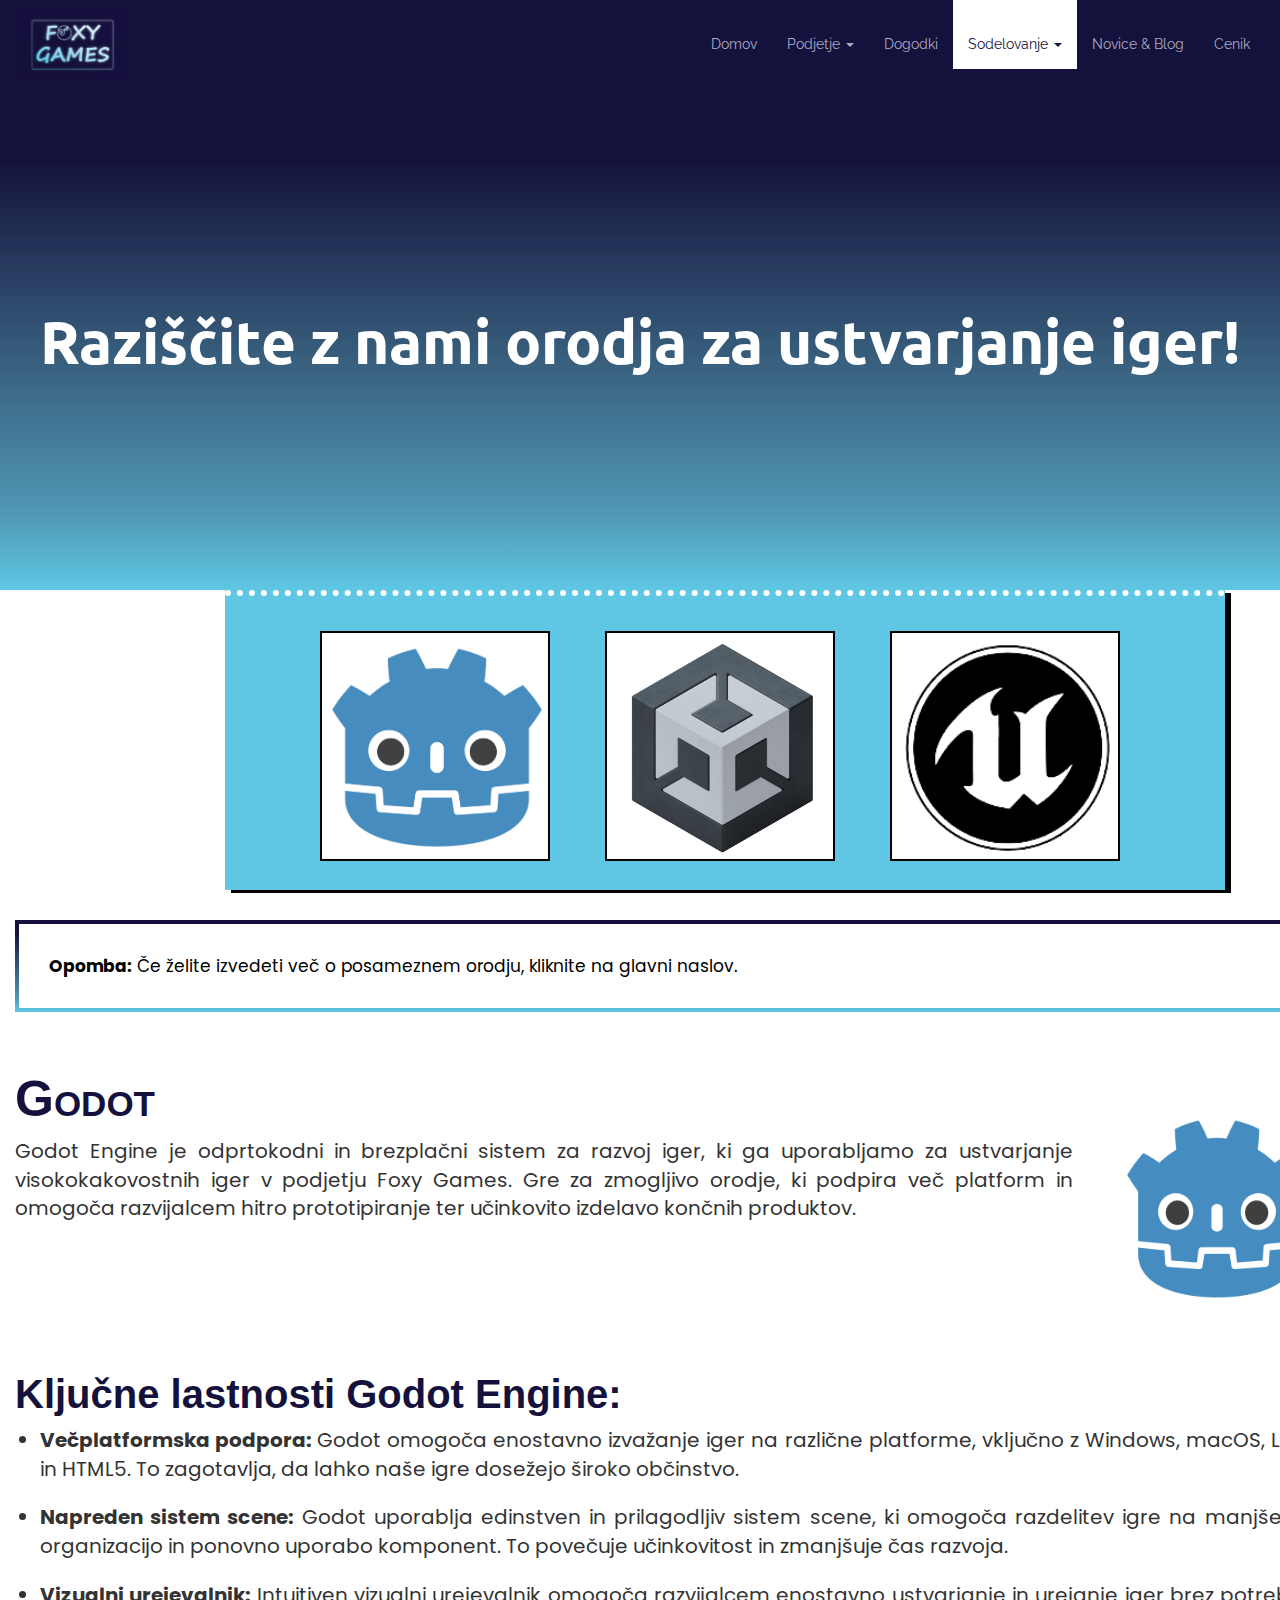
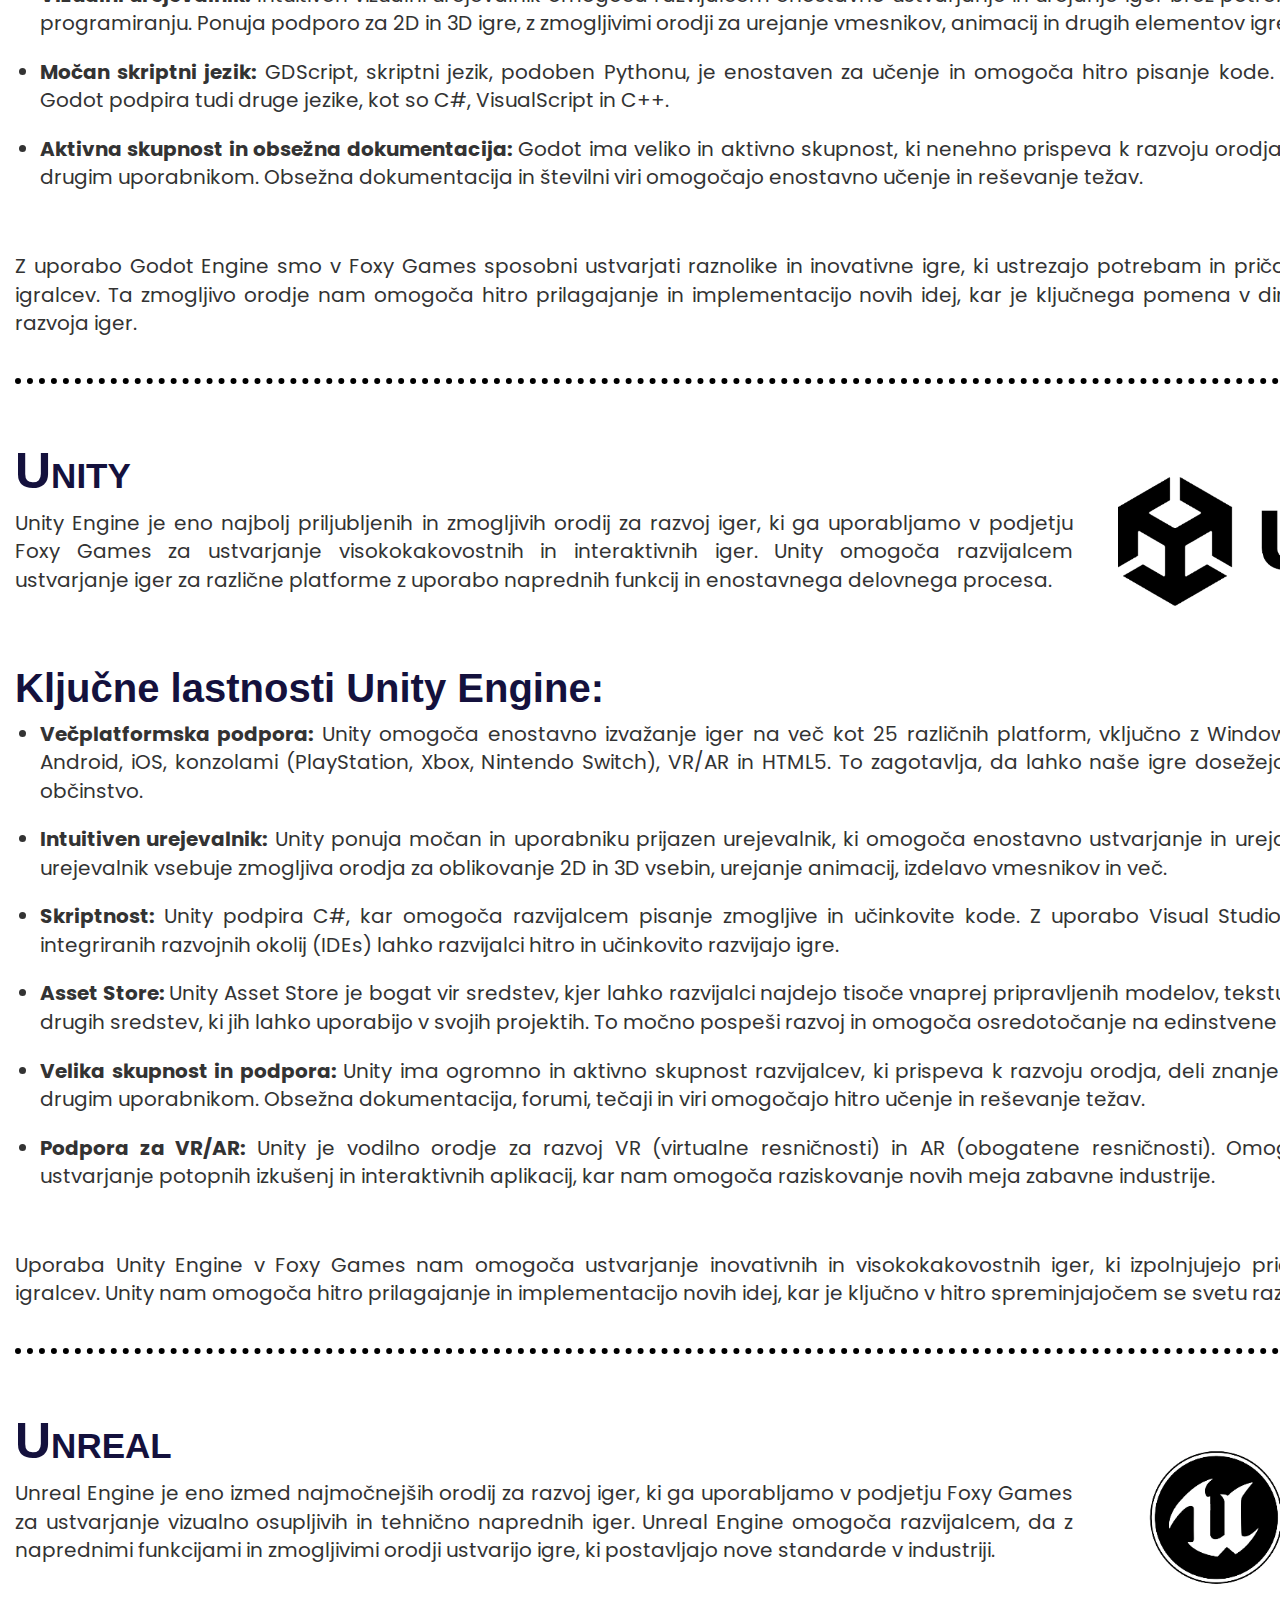
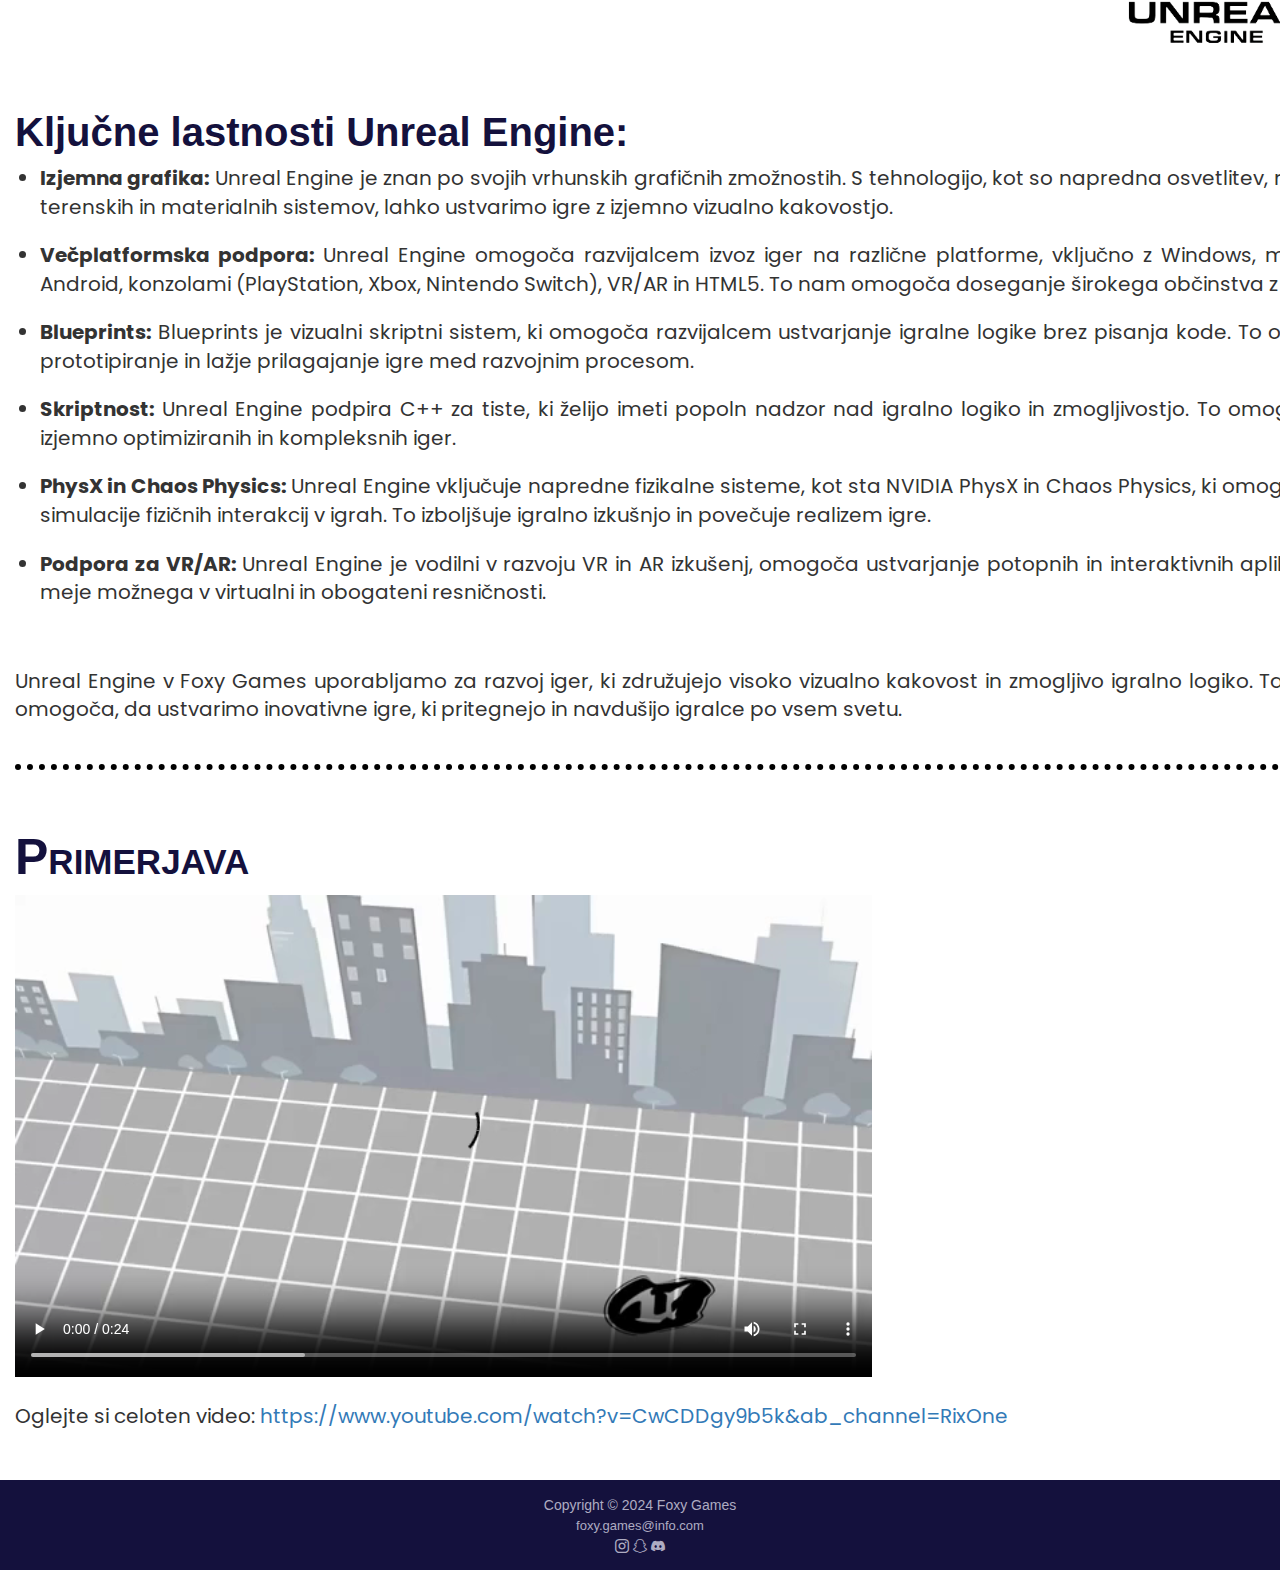
<file: sodelovanje/orodja.html>
<!DOCTYPE html>
<html lang="sl">
	<head>
		<title> Foxgum Games | Orodja </title>
		<meta charset="utf-8">
		<meta name="author" content="Maša Žvan"> 
		<meta name="keywords" content="igre, e-šport">
		<meta name="description" content="Website for creating games">
		
		<!-- Ikona spletišča -->
		<link rel="icon" href="../slike/logo/slikovni_logo.png" type="image/x-icon">
		
		
		<!-- Google pisava: Raleway -->
		<link rel="preconnect" href="https://fonts.googleapis.com">
		<link rel="preconnect" href="https://fonts.gstatic.com" crossorigin>
		<link href="https://fonts.googleapis.com/css2?family=Raleway:ital,wght@0,100..900;1,100..900&display=swap" rel="stylesheet">
		
		
		<!-- Google pisava: Ubuntu
Static -->
		<link rel="preconnect" href="https://fonts.googleapis.com">
		<link rel="preconnect" href="https://fonts.gstatic.com" crossorigin>
		<link href="https://fonts.googleapis.com/css2?family=Ubuntu:wght@300&display=swap" rel="stylesheet">
		
		<!-- Google pisava: Poppins -->
		<link rel="preconnect" href="https://fonts.googleapis.com">
		<link rel="preconnect" href="https://fonts.gstatic.com" crossorigin>
		<link href="https://fonts.googleapis.com/css2?family=Poppins:ital,wght@0,100;0,200;0,300;0,400;0,500;0,600;0,700;0,800;0,900;1,100;1,200;1,300;1,400;1,500;1,600;1,700;1,800;1,900&family=Ubuntu:wght@300&display=swap" rel="stylesheet">
		
		
		<!-- Ikone bootstrap -->
		<link rel="stylesheet" href="https://cdn.jsdelivr.net/npm/bootstrap-icons@1.11.3/font/bootstrap-icons.min.css">
		
		
		<!-- Bootstrap CSS -->
		<link rel="stylesheet" href="https://maxcdn.bootstrapcdn.com/bootstrap/3.3.7/css/bootstrap.min.css">
		
		<!-- CSS: glava -->
		<link rel="stylesheet" type="text/css" href="../css/splosno/menu.css">
		
		<!-- CSS: noga -->
		<link rel="stylesheet" type="text/css" href="../css/splosno/foot.css">
		
		
		<!-- CSS: zacetni del -->
		<link rel="stylesheet" type="text/css" href="../css/splosno/zacetni_del.css">
		
		<!-- CSS: index -->
		<link rel="stylesheet" type="text/css" href="../css/index/style.css">
		
		<!-- CSS: orodja -->
		<link rel="stylesheet" type="text/css" href="../css/sodelovanje/orodja.css">
		
		<!-- CSS: cene - za opombo -->
		<link rel="stylesheet" type="text/css" href="../css/cene/style.css">
		
	</head>
		
	<body>
		<!-- MENI SPLETNE STRANI -->
		<header>
			<nav class="navbar navbar-inverse">
				<div class="container-fluid">	
				<div class="navbar-header">
					<!-- gumb za spustni meni na ekranih -->
					<button type="button" class="navbar-toggle" data-toggle="collapse" data-target="#meni">
						<span class="icon-bar"></span>
						<span class="icon-bar"></span>
						<span class="icon-bar"></span>                    
					</button>
					
					
					<!-- LOGOTIP Foxy Games -->
					<a class="navbar-brand" href="../index.html"><img src="../slike/logo/logo.jpg" alt="Foxy Games logotip" id="logo_slika"></a>
				</div>
				  
				<!-- meni, ki se na manjših zaslonih skrči -->			
				<div class="collapse navbar-collapse" id="meni">
					<ul class="nav navbar-nav navbar-right">
					    <li><a href="../index.html"> Domov</a></li>
					  
					  
					    <li class="dropdown"><a class="dropdown-toggle" data-toggle="dropdown"> Podjetje <span class="caret"></span></a>
						<!-- spustni meni: PODJETJE -->
						<ul class="dropdown-menu">
						    <li><a href="../podjetje/o_nas.html"> O nas </a></li>
						    <li><a href="../podjetje/lokacije.html"> Lokacije</a></li>
						    <li><a href="../podjetje/vprasanja_in_odgovori.html"> Vprašanja & Odgovori </a></li>
						</ul>
						</li>
					  
						<li><a href="../dogodki/dogodki.html">Dogodki </a></li>
					  
						<li class="dropdown"><a class="dropdown-toggle active_dropown" data-toggle="dropdown"> Sodelovanje <span class="caret"></span></a>
						<!-- spustni meni: SODELOVANJE	 -->
						<ul class="dropdown-menu">
							<li><a href="../sodelovanje/izdelajmo_igro.html"> Izdelajmo igro </a></li>
							<li><a href="../sodelovanje/orodja.html"> Orodja </a></li>
							<li><a href="../sodelovanje/zaposlitev_mentorstvo.html"> Zaposlitev/Mentorstvo </a></li>
						</ul>
						</li>
					  
						<li><a href="../novice_in_blog/novice.html">Novice & Blog </a></li>
					  
						<li><a href="../cenik/cenik.html">Cenik </a></li>
					</ul>
				</div>	
				</div>		
			</nav>
		</header>
		
		
		<section class="okvir">
			<!-- Pozdrav obiskovalcem spletne strani -->
			<div class="zacetni_del">
				<h1> Raziščite z nami orodja za ustvarjanje iger!</h1>
			</div>
			
			
			<div class="container">
				<!-- galerija slik -->
				<div id="galerija_slik">
					<ul id="galerija_seznam">
						<li><a href="#godot"><img class="galerija_slike" src="../slike/orodja/slikovni_logo_godot.png" title="godot logotip" alt="godot logotip"></a></li>
						<li><a href="#unity"><img class="galerija_slike" src="../slike/orodja/slikovni_logo_unity.png" title="unity logotip" alt="unity logotip"></a></li>
						<li><a href="#unreal"><img class="galerija_slike" src="../slike/orodja/slikovni_logo_unreal.png" title="unreal logotip" alt="unreal logotip"></a></li>
					</ul>
				</div>
				
				
				<!-- opomba -->
					<div id="opomba"><div id="gradient_obroba"><span id="opomba_odebeljeno">Opomba:</span> Če želite izvedeti več o posameznem orodju, kliknite na glavni naslov.</div></div>
			
				<!-- GODOT -->
				<div class="row">
					<div class="col-lg-9">
						<h2 id="godot"><a href="https://godotengine.org" target="_blank">Godot</a></h2>
						<p>Godot Engine je odprtokodni in brezplačni sistem za razvoj iger, ki ga uporabljamo za ustvarjanje visokokakovostnih iger v podjetju Foxy Games. Gre za zmogljivo orodje, ki podpira več platform in omogoča razvijalcem hitro prototipiranje ter učinkovito izdelavo končnih produktov. </p>
					</div>
					<div class="col-lg-3">
						<img class="slika_stolpec" src="../slike/novice/godot.png" alt="logotip Godot" title="logotip Godot">
					</div>
				</div>
				
				
				<!-- GODOT: Ključne lastnosti -->
				<div class="row">
					<h3>Ključne lastnosti Godot Engine:</h3>
					<ul class="opis_engina">
						<li><span class="odebeljeno">Večplatformska podpora:</span> Godot omogoča enostavno izvažanje iger na različne platforme, vključno z Windows, macOS, Linux, Android, iOS in HTML5. To zagotavlja, da lahko naše igre dosežejo široko občinstvo.</li>
	
						<li><span class="odebeljeno">Napreden sistem scene:</span> Godot uporablja edinstven in prilagodljiv sistem scene, ki omogoča razdelitev igre na manjše dele, kar olajša organizacijo in ponovno uporabo komponent. To povečuje učinkovitost in zmanjšuje čas razvoja.</li>
						
						<li><span class="odebeljeno">Vizualni urejevalnik:</span> Intuitiven vizualni urejevalnik omogoča razvijalcem enostavno ustvarjanje in urejanje iger brez potrebe po obsežnem programiranju. Ponuja podporo za 2D in 3D igre, z zmogljivimi orodji za urejanje vmesnikov, animacij in drugih elementov igre.</li>
						
						<li><span class="odebeljeno">Močan skriptni jezik:</span> GDScript, skriptni jezik, podoben Pythonu, je enostaven za učenje in omogoča hitro pisanje kode. Poleg GDScripta Godot podpira tudi druge jezike, kot so C#, VisualScript in C++.</li>
						
						<li><span class="odebeljeno">Aktivna skupnost in obsežna dokumentacija:</span> Godot ima veliko in aktivno skupnost, ki nenehno prispeva k razvoju orodja in nudi podporo drugim uporabnikom. Obsežna dokumentacija in številni viri omogočajo enostavno učenje in reševanje težav.</li>
					</ul>
				</div>
				<!-- GODOT: Zaključek -->
				<div class="row">
					<p class="samo_besedilo">Z uporabo Godot Engine smo v Foxy Games sposobni ustvarjati raznolike in inovativne igre, ki ustrezajo potrebam in pričakovanjem naših igralcev. Ta zmogljivo orodje nam omogoča hitro prilagajanje in implementacijo novih idej, kar je ključnega pomena v dinamičnem svetu razvoja iger.</p>
				</div>
				
				
				
				
				<div class="crta"></div>
				
				<!-- UNITY -->
				<div class="row">
					<div class="col-lg-9">
						<h2 id="unity"><a href="https://unity.com" target="_blank">Unity</a></h2>
						<p>Unity Engine je eno najbolj priljubljenih in zmogljivih orodij za razvoj iger, ki ga uporabljamo v podjetju Foxy Games za ustvarjanje visokokakovostnih in interaktivnih iger. Unity omogoča razvijalcem ustvarjanje iger za različne platforme z uporabo naprednih funkcij in enostavnega delovnega procesa. </p>
					</div>
					<div class="col-lg-3">
						<img class="slika_stolpec unity_slika" src="../slike/orodja/unity.png" alt="logotip Unity" title="logotip Unity">
					</div>
				</div>
				
				
				<!-- UNITY: Ključne lastnosti -->
				<div class="row">
					<h3>Ključne lastnosti Unity Engine:</h3>
					<ul class="opis_engina">
						<li><span class="odebeljeno">Večplatformska podpora:</span> Unity omogoča enostavno izvažanje iger na več kot 25 različnih platform, vključno z Windows, macOS, Linux, Android, iOS, konzolami (PlayStation, Xbox, Nintendo Switch), VR/AR in HTML5. To zagotavlja, da lahko naše igre dosežejo najširšo možno občinstvo.</li>
	
						<li><span class="odebeljeno">Intuitiven urejevalnik:</span> Unity ponuja močan in uporabniku prijazen urejevalnik, ki omogoča enostavno ustvarjanje in urejanje iger. Vizualni urejevalnik vsebuje zmogljiva orodja za oblikovanje 2D in 3D vsebin, urejanje animacij, izdelavo vmesnikov in več.</li>
						
						<li><span class="odebeljeno">Skriptnost:</span> Unity podpira C#, kar omogoča razvijalcem pisanje zmogljive in učinkovite kode. Z uporabo Visual Studio orodij in drugih integriranih razvojnih okolij (IDEs) lahko razvijalci hitro in učinkovito razvijajo igre.</li>
						
						<li><span class="odebeljeno">Asset Store:</span> Unity Asset Store je bogat vir sredstev, kjer lahko razvijalci najdejo tisoče vnaprej pripravljenih modelov, tekstur, skript, orodij in drugih sredstev, ki jih lahko uporabijo v svojih projektih. To močno pospeši razvoj in omogoča osredotočanje na edinstvene vidike igre.</li>
						
						<li><span class="odebeljeno">Velika skupnost in podpora:</span> Unity ima ogromno in aktivno skupnost razvijalcev, ki prispeva k razvoju orodja, deli znanje in nudi podporo drugim uporabnikom. Obsežna dokumentacija, forumi, tečaji in viri omogočajo hitro učenje in reševanje težav.</li>
						
						<li><span class="odebeljeno">Podpora za VR/AR:</span> Unity je vodilno orodje za razvoj VR (virtualne resničnosti) in AR (obogatene resničnosti). Omogoča enostavno ustvarjanje potopnih izkušenj in interaktivnih aplikacij, kar nam omogoča raziskovanje novih meja zabavne industrije.</li>
					</ul>
				</div>
				
				<!-- UNITY: Zaključek -->
				<div class="row">
					<p class="samo_besedilo">Uporaba Unity Engine v Foxy Games nam omogoča ustvarjanje inovativnih in visokokakovostnih iger, ki izpolnjujejo pričakovanja naših igralcev. Unity nam omogoča hitro prilagajanje in implementacijo novih idej, kar je ključno v hitro spreminjajočem se svetu razvoja iger.</p>
				</div>
				
				
				<div class="crta"></div>
				
				<!-- UNREAL -->
				<div class="row">
					<div class="col-lg-9">
						<h2 id="unreal"><a href="https://www.unrealengine.com/en-US" target="_blank">Unreal</a></h2>
						<p>Unreal Engine je eno izmed najmočnejših orodij za razvoj iger, ki ga uporabljamo v podjetju Foxy Games za ustvarjanje vizualno osupljivih in tehnično naprednih iger. Unreal Engine omogoča razvijalcem, da z naprednimi funkcijami in zmogljivimi orodji ustvarijo igre, ki postavljajo nove standarde v industriji. </p>
					</div>
					<div class="col-lg-3">
						<img class="slika_stolpec slika_unreal" src="../slike/orodja/unreal.png" alt="logotip Unreal" title="logotip Unreal">
					</div>
				</div>
				
				
				<!-- UNREAL: Ključne lastnosti -->
				<div class="row">
					<h3>Ključne lastnosti Unreal Engine:</h3>
					<ul class="opis_engina">
						<li><span class="odebeljeno">Izjemna grafika:</span> Unreal Engine je znan po svojih vrhunskih grafičnih zmožnostih. S tehnologijo, kot so napredna osvetlitev, realistične sence, terenskih in materialnih sistemov, lahko ustvarimo igre z izjemno vizualno kakovostjo.</li>
	
						<li><span class="odebeljeno">Večplatformska podpora:</span> Unreal Engine omogoča razvijalcem izvoz iger na različne platforme, vključno z Windows, macOS, Linux, iOS, Android, konzolami (PlayStation, Xbox, Nintendo Switch), VR/AR in HTML5. To nam omogoča doseganje širokega občinstva z našimi igrami.</li>
						
						<li><span class="odebeljeno">Blueprints:</span> Blueprints je vizualni skriptni sistem, ki omogoča razvijalcem ustvarjanje igralne logike brez pisanja kode. To omogoča hitrejše prototipiranje in lažje prilagajanje igre med razvojnim procesom.</li>
						
						<li><span class="odebeljeno">Skriptnost:</span> Unreal Engine podpira C++ za tiste, ki želijo imeti popoln nadzor nad igralno logiko in zmogljivostjo. To omogoča ustvarjanje izjemno optimiziranih in kompleksnih iger.</li>
						
						<li><span class="odebeljeno">PhysX in Chaos Physics:</span> Unreal Engine vključuje napredne fizikalne sisteme, kot sta NVIDIA PhysX in Chaos Physics, ki omogočajo realistične simulacije fizičnih interakcij v igrah. To izboljšuje igralno izkušnjo in povečuje realizem igre.</li>
						
						<li><span class="odebeljeno">Podpora za VR/AR:</span> Unreal Engine je vodilni v razvoju VR in AR izkušenj, omogoča ustvarjanje potopnih in interaktivnih aplikacij, ki potisnejo meje možnega v virtualni in obogateni resničnosti.</li>
					</ul>
				</div>
				<!-- UNREAL: Zaključek -->
				<div class="row">
					<p class="samo_besedilo">Unreal Engine v Foxy Games uporabljamo za razvoj iger, ki združujejo visoko vizualno kakovost in zmogljivo igralno logiko. Ta platforma nam omogoča, da ustvarimo inovativne igre, ki pritegnejo in navdušijo igralce po vsem svetu.</p>
				</div>
				
				
				
				
				<div class="crta"></div>
				
				
				<div class="row" id="primerjava">
					<h2>Primerjava</h2>
					<video class="center" width="857" height="482" controls>
						<source src="../slike/orodja/godot_vs_unity_vs_unreal.mp4" type="video/ogg">
						Vaš brskalnik ne podpira video elementa.
					</video>
					<p id="video_besedilo">Oglejte si celoten video: <a href="https://www.youtube.com/watch?v=CwCDDgy9b5k&ab_channel=RixOne" target="_blank">https://www.youtube.com/watch?v=CwCDDgy9b5k&ab_channel=RixOne</a></p>
				</div>
			</div>
		</section>
		
		
		
		
		<!-- NOGA SPLETNE STRANI -->
		<footer class="container-fluid text-center">
		
			<div class="text-center">
				Copyright © 2024 Foxy Games
			</div>
			
			<div class="text-center mail">
				<a href="mailto:foxy.games@info.com">foxy.games@info.com</a>
			</div>
			
			<!-- ikone za socialna omrežja -->
			<div class="text-center ikone">

				<a href="#" data-toggle="tooltip" data-placement="top" title="instagram"><i class="bi bi-instagram"></i></a>
				
				<a href="#" data-toggle="tooltip" data-placement="top" title="snapchat"><i class="bi bi-snapchat"></i></a>
				
				<a href="#" data-toggle="tooltip" data-placement="top" title="discord"><i class="bi bi-discord"></i></a>
			</div>

		</footer>
		
		
	
		
		<!-- jQuery in Bootstrap JS. -->
		<script src="https://ajax.googleapis.com/ajax/libs/jquery/3.2.1/jquery.min.js"></script>
		<script src="https://maxcdn.bootstrapcdn.com/bootstrap/3.3.7/js/bootstrap.min.js"></script>
	</body>
</html>
</file>
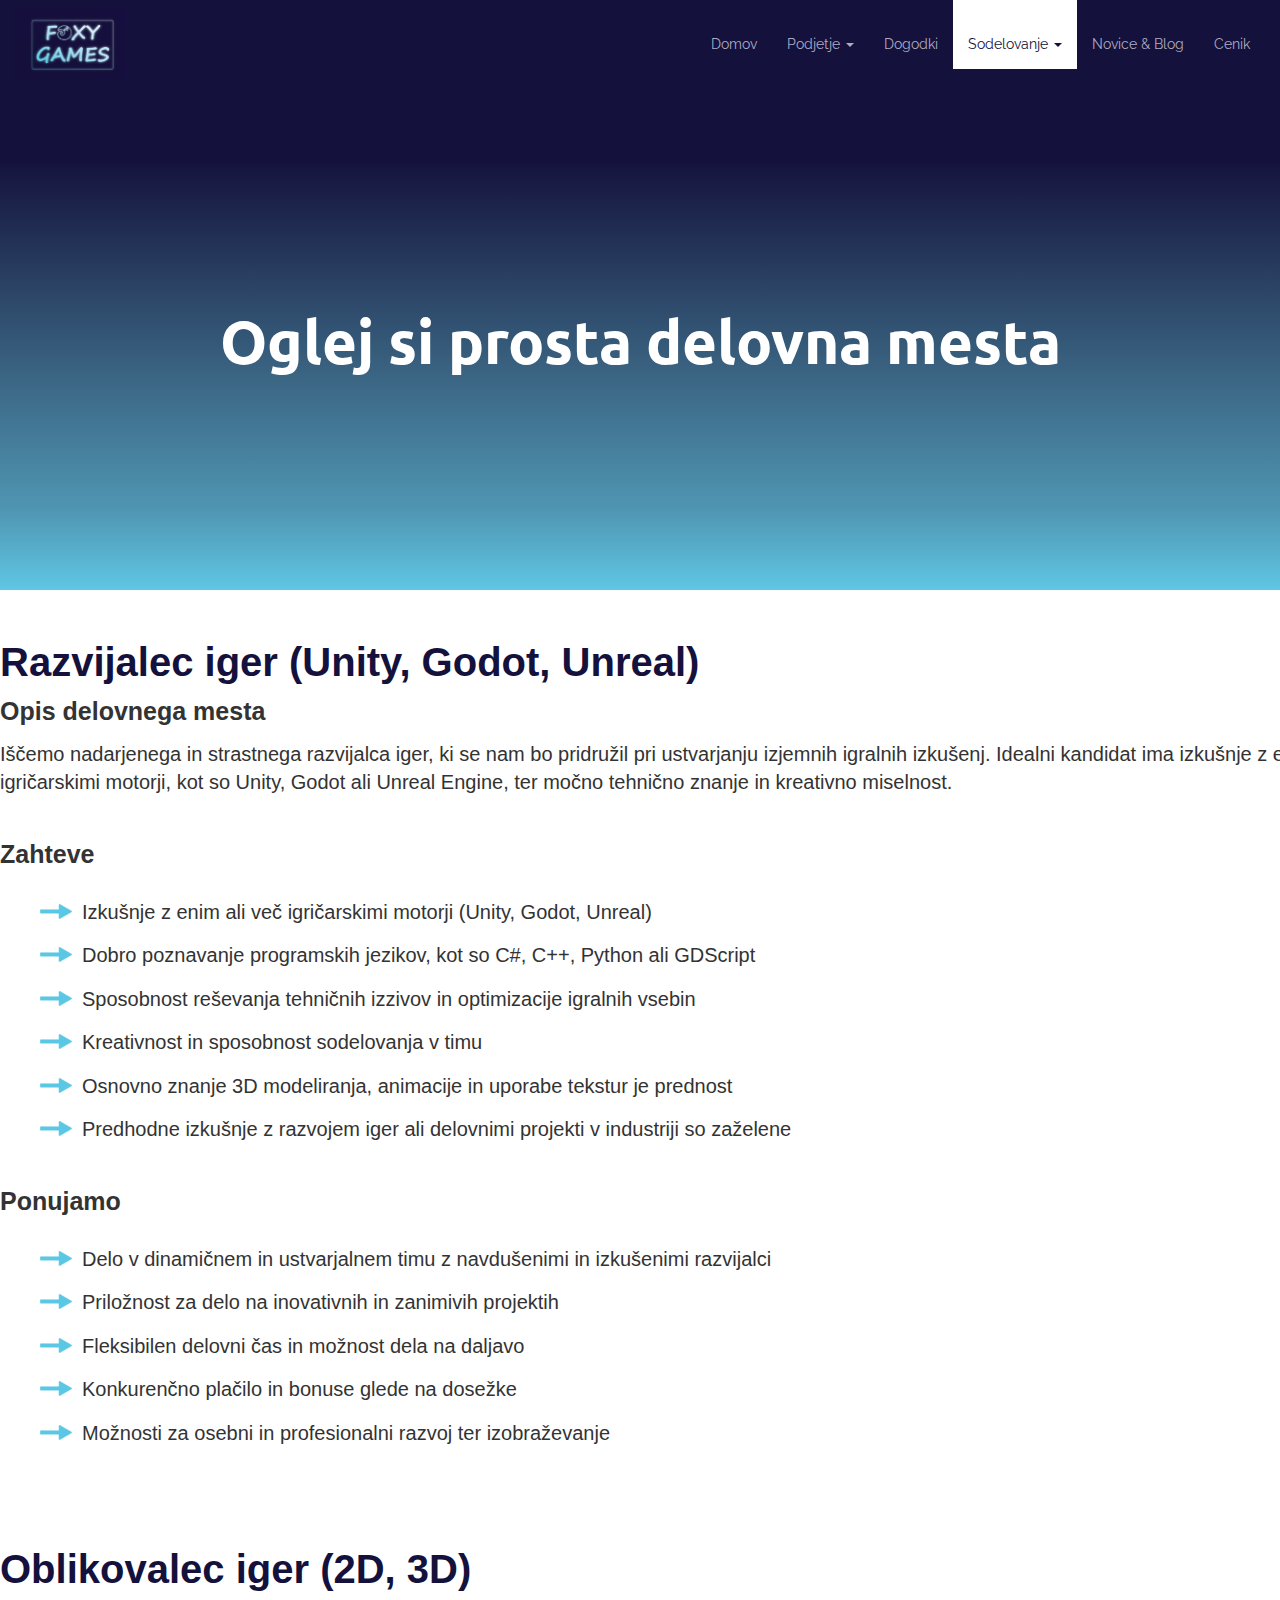
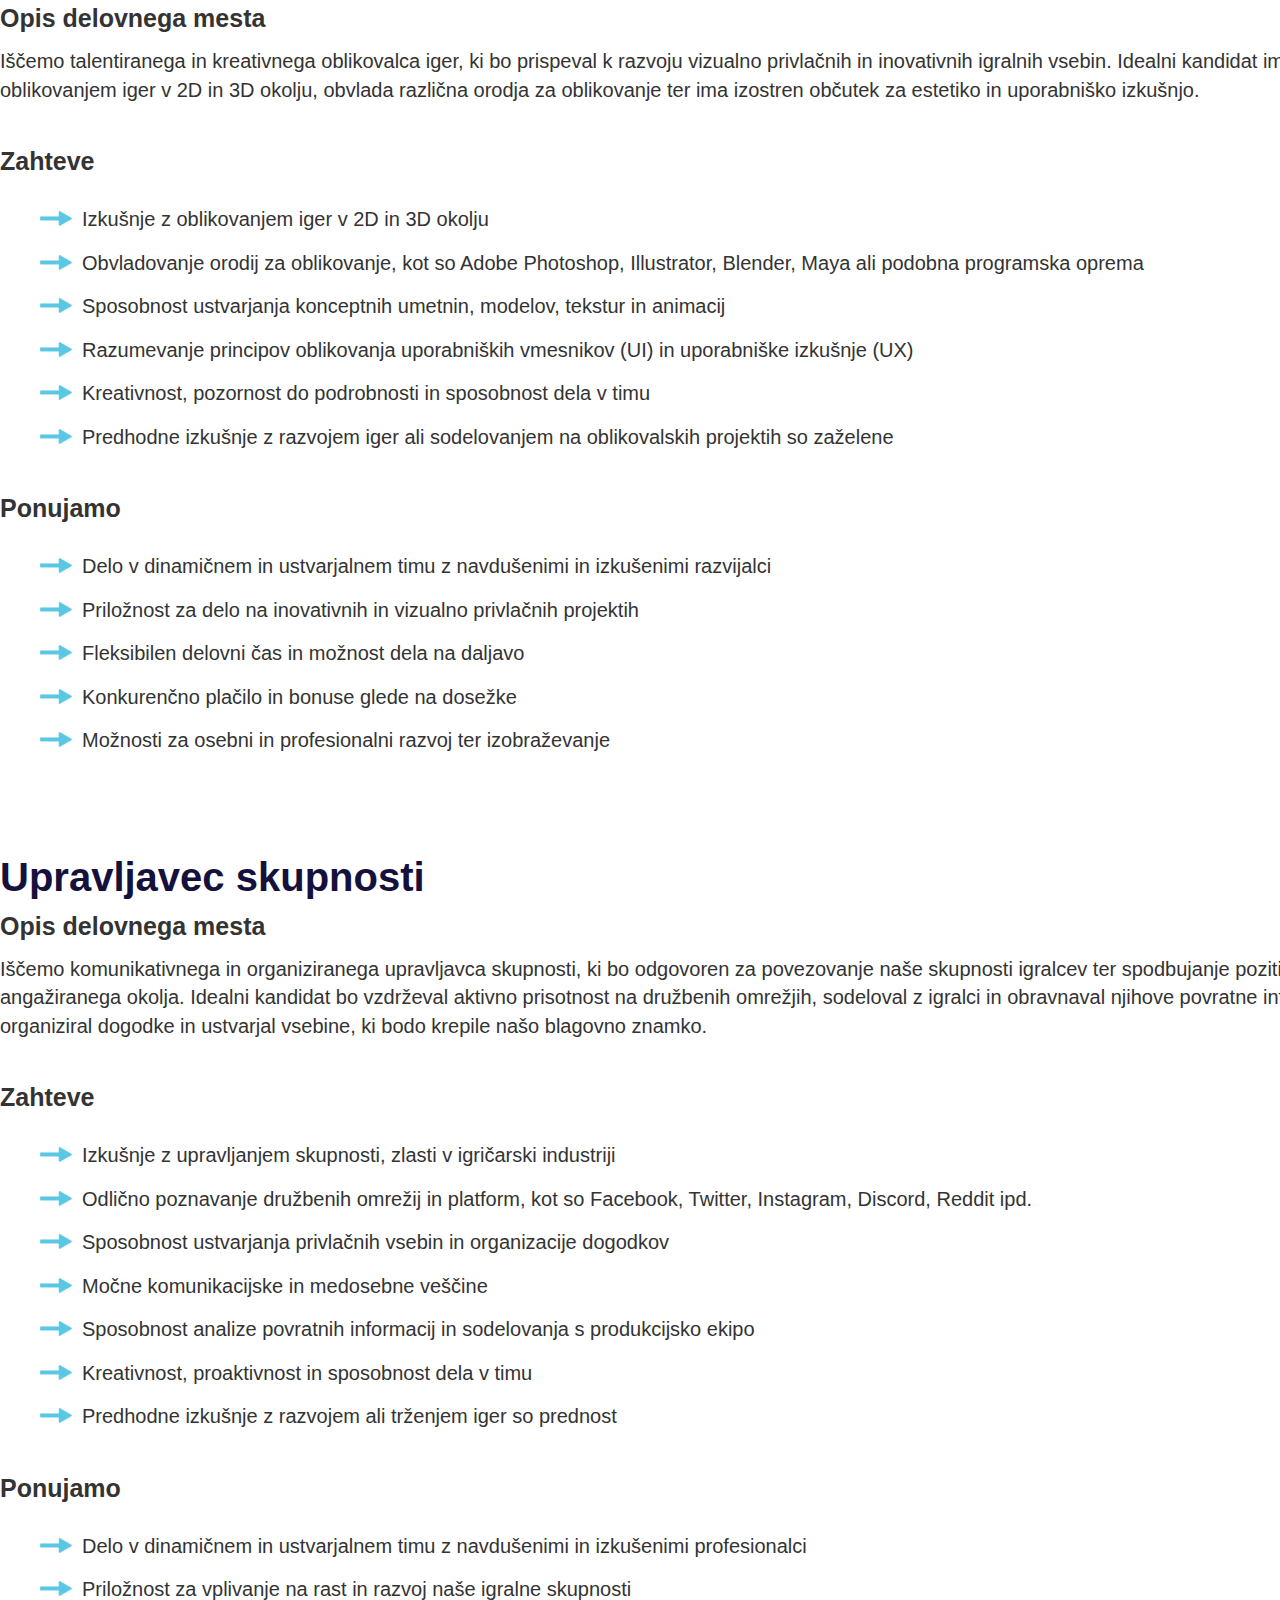
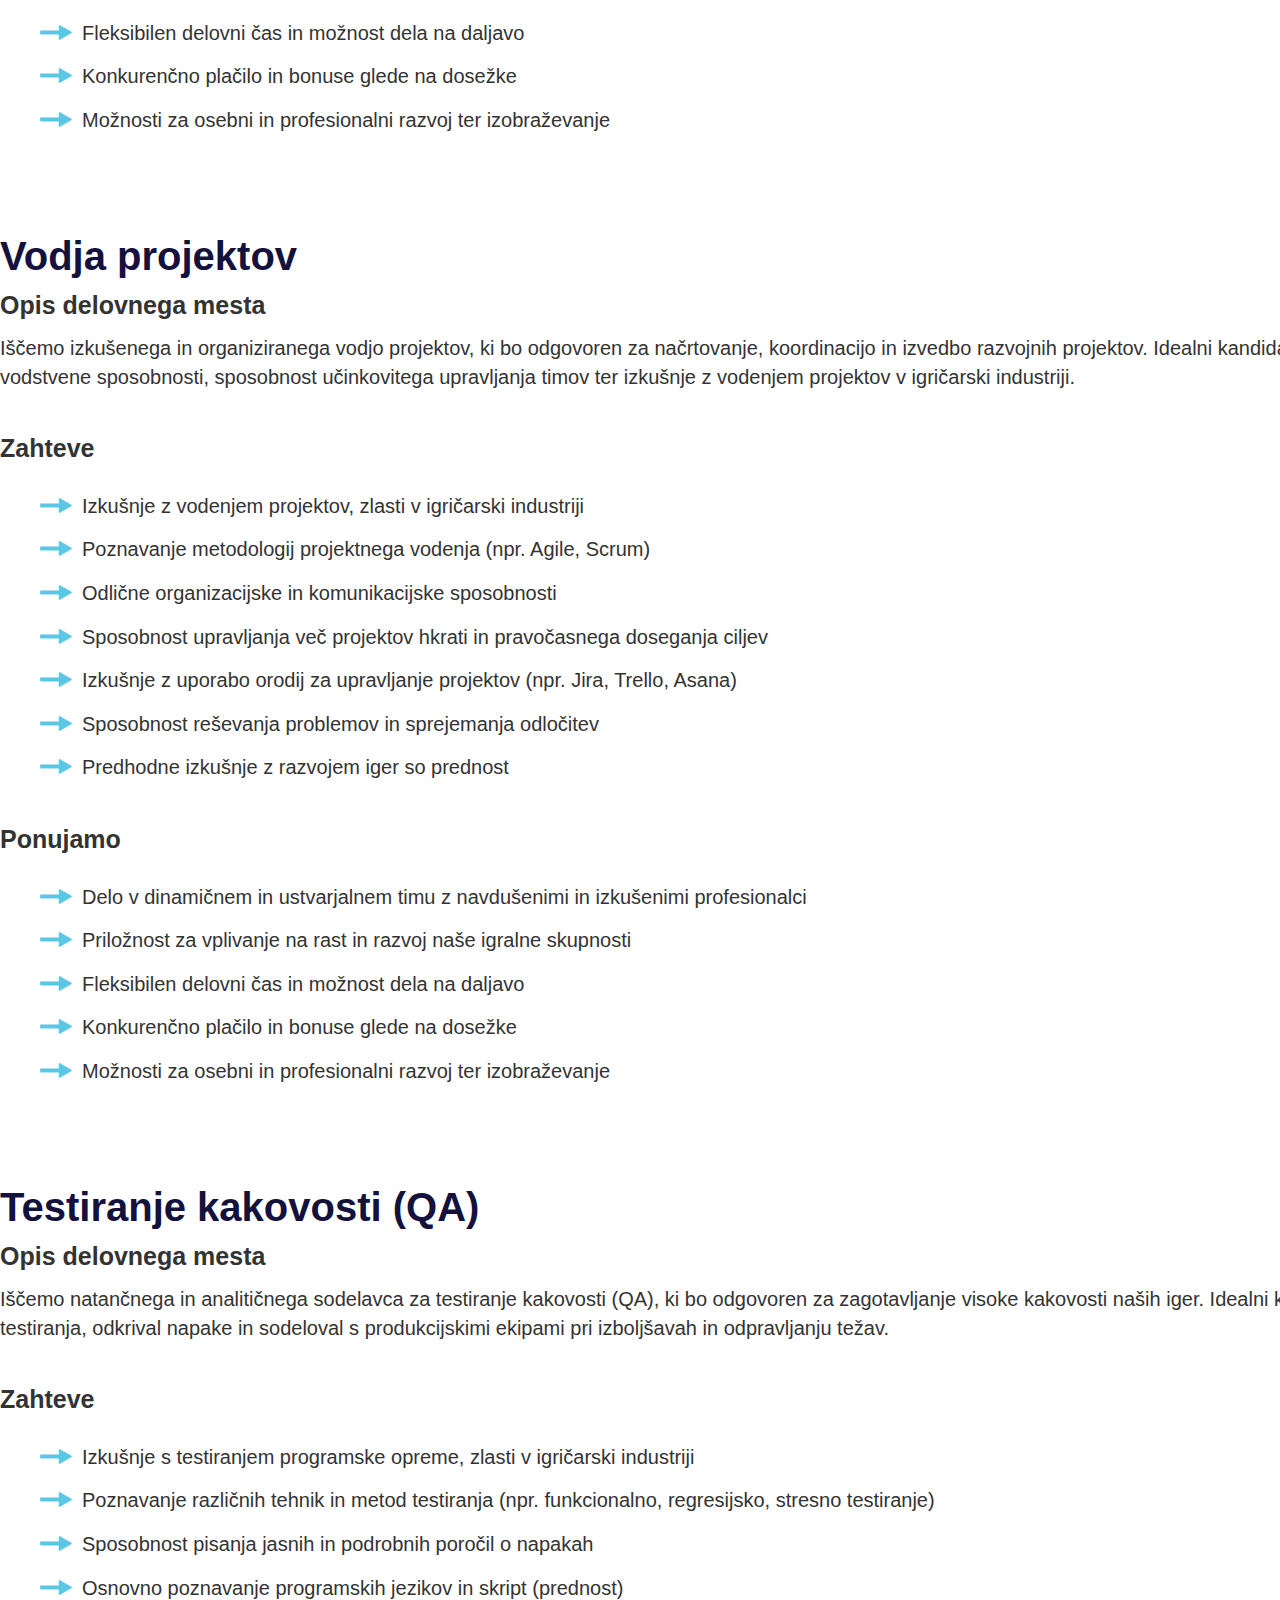
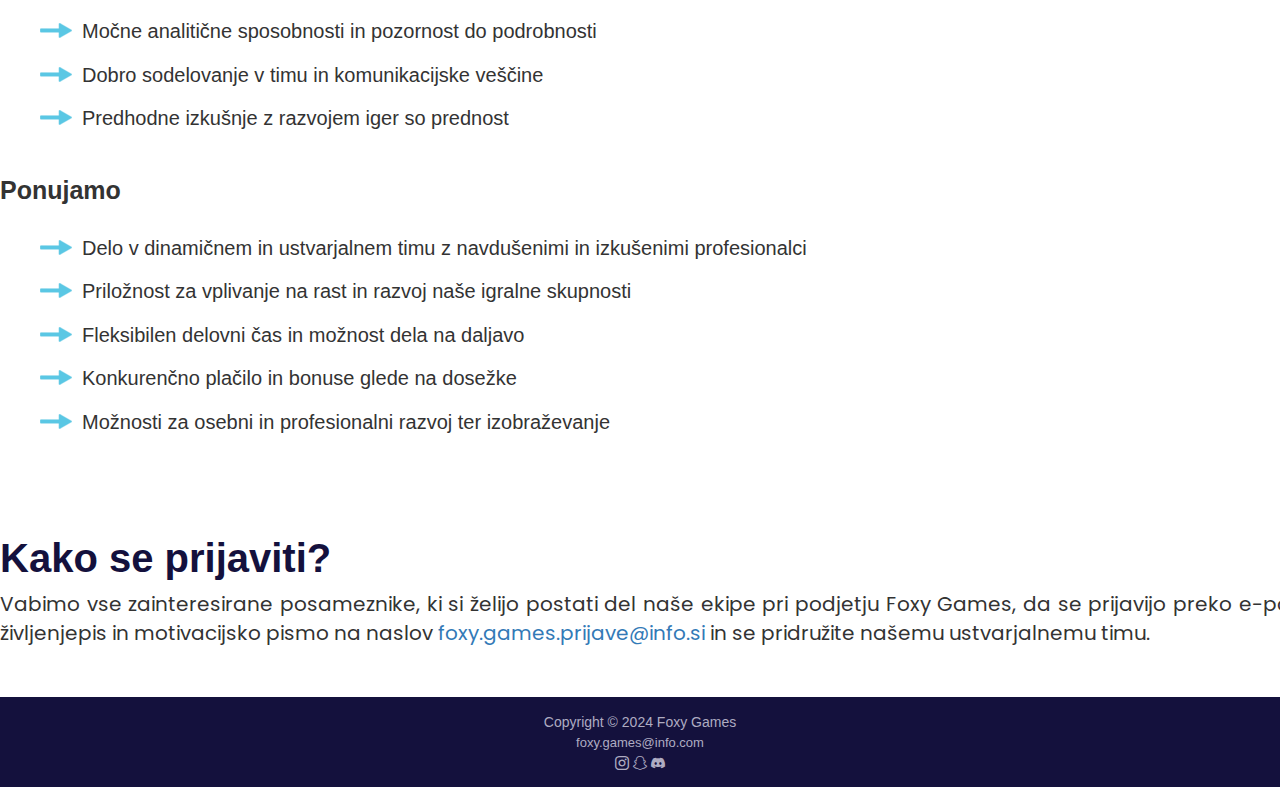
<file: sodelovanje/zaposlitev.html>
<!DOCTYPE html>
<html lang="sl">
	<head>
		<title> Foxgum Games | Zaposlitev in mentorstvo </title>
		<meta charset="utf-8">
		<meta name="author" content="Maša Žvan"> 
		<meta name="keywords" content="igre, e-šport">
		<meta name="description" content="Website for creating games">
		
		<!-- Ikona spletišča -->
		<link rel="icon" href="../slike/logo/slikovni_logo.png" type="image/x-icon">
		
		
		<!-- Google pisava: Raleway -->
		<link rel="preconnect" href="https://fonts.googleapis.com">
		<link rel="preconnect" href="https://fonts.gstatic.com" crossorigin>
		<link href="https://fonts.googleapis.com/css2?family=Raleway:ital,wght@0,100..900;1,100..900&display=swap" rel="stylesheet">
		
		<!-- Google pisava: Ubuntu
Static -->
		<link rel="preconnect" href="https://fonts.googleapis.com">
		<link rel="preconnect" href="https://fonts.gstatic.com" crossorigin>
		<link href="https://fonts.googleapis.com/css2?family=Ubuntu:wght@300&display=swap" rel="stylesheet">
		
		<!-- Google pisava: Poppins -->
		<link rel="preconnect" href="https://fonts.googleapis.com">
		<link rel="preconnect" href="https://fonts.gstatic.com" crossorigin>
		<link href="https://fonts.googleapis.com/css2?family=Poppins:ital,wght@0,100;0,200;0,300;0,400;0,500;0,600;0,700;0,800;0,900;1,100;1,200;1,300;1,400;1,500;1,600;1,700;1,800;1,900&family=Ubuntu:wght@300&display=swap" rel="stylesheet">
		
		
		
		<!-- Ikone bootstrap -->
		<link rel="stylesheet" href="https://cdn.jsdelivr.net/npm/bootstrap-icons@1.11.3/font/bootstrap-icons.min.css">
		
		
		<!-- Bootstrap CSS -->
		<link rel="stylesheet" href="https://maxcdn.bootstrapcdn.com/bootstrap/3.3.7/css/bootstrap.min.css">
		
		<!-- CSS: glava -->
		<link rel="stylesheet" type="text/css" href="../css/splosno/menu.css">
		
		<!-- CSS: noga -->
		<link rel="stylesheet" type="text/css" href="../css/splosno/foot.css">
		
		
		<!-- CSS: zacetni del -->
		<link rel="stylesheet" type="text/css" href="../css/splosno/zacetni_del.css">
		
		<!-- CSS: index -->
		<link rel="stylesheet" type="text/css" href="../css/index/style.css">
		
		<!-- CSS: orodje - za ločilno črto -->
		<link rel="stylesheet" type="text/css" href="../css/sodelovanje/orodja.css">
		
		<!-- CSS: zaposlitev - popravilo naslovov -->
		<link rel="stylesheet" type="text/css" href="../css/sodelovanje/zaposlitev.css">
		
	</head>
		
	<body>
		<!-- MENI SPLETNE STRANI -->
		<header>
			<nav class="navbar navbar-inverse">
				<div class="container-fluid">	
					<div class="navbar-header">
						<!-- gumb za spustni meni na ekranih -->
						<button type="button" class="navbar-toggle" data-toggle="collapse" data-target="#meni">
							<span class="icon-bar"></span>
							<span class="icon-bar"></span>
							<span class="icon-bar"></span>                    
						</button>
						
						
						<!-- LOGOTIP Foxy Games -->
						<a class="navbar-brand" href="../index.html"><img src="../slike/logo/logo.jpg" alt="Foxy Games logotip" id="logo_slika"></a>
					</div>
					
					<!-- meni, ki se na manjših zaslonih skrči -->			
					<div class="collapse navbar-collapse" id="meni">
						<ul class="nav navbar-nav navbar-right">
							<li><a href="../index.html"> Domov</a></li>
						
						
							<li class="dropdown"><a class="dropdown-toggle" data-toggle="dropdown"> Podjetje <span class="caret"></span></a>
							<!-- spustni meni: PODJETJE -->
							<ul class="dropdown-menu">
								<li><a href="../podjetje/o_nas.html"> O nas </a></li>
								<li><a href="../podjetje/lokacije.html"> Lokacije</a></li>
								<li><a href="../podjetje/vprasanja_in_odgovori.html"> Vprašanja & Odgovori </a></li>
							</ul>
							</li>
						
							<li><a href="../dogodki/dogodki.html">Dogodki </a></li>
						
							<li class="dropdown"><a class="dropdown-toggle active_dropown" data-toggle="dropdown"> Sodelovanje <span class="caret"></span></a>
							<!-- spustni meni: SODELOVANJE	 -->
							<ul class="dropdown-menu">
								<li><a href="../sodelovanje/izdelajmo_igro.html"> Izdelajmo igro </a></li>
								<li><a href="../sodelovanje/orodja.html"> Orodja </a></li>
								<li><a href="../sodelovanje/zaposlitev_mentorstvo.html"> Zaposlitev/Mentorstvo </a></li>
							</ul>
							</li>
						
							<li><a href="../novice_in_blog/novice.html">Novice & Blog </a></li>
						
							<li><a href="../cenik/cenik.html">Cenik </a></li>
						</ul>
					</div>	
				</div>		
			</nav>
		</header>
		
		
		<section class="okvir">
			<!-- Pozdrav obiskovalcem spletne strani -->
			<div class="zacetni_del">
				<h1> Oglej si prosta delovna mesta</h1>
			</div>
			
			
			
			<div class="container">
				<!-- OPIS DELOVNIH MEST -->
				<div class="row">
					<!-- OPIS DELOVNIH MEST: Razvijalec iger (Unity, Godot, Unreal) -->
					<h3 id="delovno_mesto1">Razvijalec iger (Unity, Godot, Unreal)</h3>
					<dl>
						<dt>Opis delovnega mesta</dt>
						<dd>
							Iščemo nadarjenega in strastnega razvijalca iger, ki se nam bo pridružil pri ustvarjanju izjemnih igralnih izkušenj. Idealni kandidat ima izkušnje z enim ali več igričarskimi motorji, kot so Unity, Godot ali Unreal Engine, ter močno tehnično znanje in kreativno miselnost.
						</dd> 
						
						<dt>Zahteve</dt>
						<dd> 
							<ul>
								<li>Izkušnje z enim ali več igričarskimi motorji (Unity, Godot, Unreal)</li>
								<li>Dobro poznavanje programskih jezikov, kot so C#, C++, Python ali GDScript</li>
								<li>Sposobnost reševanja tehničnih izzivov in optimizacije igralnih vsebin</li>
								<li>Kreativnost in sposobnost sodelovanja v timu</li>
								<li>Osnovno znanje 3D modeliranja, animacije in uporabe tekstur je prednost</li>
								<li>Predhodne izkušnje z razvojem iger ali delovnimi projekti v industriji so zaželene</li>
							</ul>
						</dd> 
						
						<dt>Ponujamo</dt>
						<dd> 
							<ul>
								<li>Delo v dinamičnem in ustvarjalnem timu z navdušenimi in izkušenimi razvijalci</li>
								<li>Priložnost za delo na inovativnih in zanimivih projektih</li>
								<li>Fleksibilen delovni čas in možnost dela na daljavo</li>
								<li>Konkurenčno plačilo in bonuse glede na dosežke</li>
								<li>Možnosti za osebni in profesionalni razvoj ter izobraževanje</li>
							</ul>
						</dd> 
					</dl>
				</div>
				
				<div class="row">
					<!-- OPIS DELOVNIH MEST: Oblikovalec iger (2D, 3D) -->
					<h3 id="delovno_mesto2">Oblikovalec iger (2D, 3D)</h3>
					<dl>
						<dt>Opis delovnega mesta</dt>
						<dd>
							Iščemo talentiranega in kreativnega oblikovalca iger, ki bo prispeval k razvoju vizualno privlačnih in inovativnih igralnih vsebin. Idealni kandidat ima izkušnje z oblikovanjem iger v 2D in 3D okolju, obvlada različna orodja za oblikovanje ter ima izostren občutek za estetiko in uporabniško izkušnjo.
						</dd> 
						
						<dt>Zahteve</dt>
						<dd> 
							<ul>
								<li>Izkušnje z oblikovanjem iger v 2D in 3D okolju</li>
								<li>Obvladovanje orodij za oblikovanje, kot so Adobe Photoshop, Illustrator, Blender, Maya ali podobna programska oprema
								<li>Sposobnost ustvarjanja konceptnih umetnin, modelov, tekstur in animacij</li>
								<li>Razumevanje principov oblikovanja uporabniških vmesnikov (UI) in uporabniške izkušnje (UX)</li>
								<li>Kreativnost, pozornost do podrobnosti in sposobnost dela v timu</li>
								<li>Predhodne izkušnje z razvojem iger ali sodelovanjem na oblikovalskih projektih so zaželene</li>
							</ul>
						</dd> 
						
						<dt>Ponujamo</dt>
						<dd> 
							<ul>
								<li>Delo v dinamičnem in ustvarjalnem timu z navdušenimi in izkušenimi razvijalci
								<li>Priložnost za delo na inovativnih in vizualno privlačnih projektih</li>
								<li>Fleksibilen delovni čas in možnost dela na daljavo</li>
								<li>Konkurenčno plačilo in bonuse glede na dosežke</li>
								<li>Možnosti za osebni in profesionalni razvoj ter izobraževanje</li>
							</ul>
						</dd> 
					<dl>
				</div>
				
				<div class="row">
					<!-- OPIS DELOVNIH MEST: Upravljavec skupnosti -->
					<h3 id="delovno_mesto3">Upravljavec skupnosti</h3>
					<dl>
						<dt>Opis delovnega mesta</dt>
						<dd>
							Iščemo komunikativnega in organiziranega upravljavca skupnosti, ki bo odgovoren za povezovanje naše skupnosti igralcev ter spodbujanje pozitivnega in angažiranega okolja. Idealni kandidat bo vzdrževal aktivno prisotnost na družbenih omrežjih, sodeloval z igralci in obravnaval njihove povratne informacije, organiziral dogodke in ustvarjal vsebine, ki bodo krepile našo blagovno znamko.
						</dd> 
						
						<dt>Zahteve</dt>
						<dd> 
							<ul>
								<li>Izkušnje z upravljanjem skupnosti, zlasti v igričarski industriji</li>
								<li>Odlično poznavanje družbenih omrežij in platform, kot so Facebook, Twitter, Instagram, Discord, Reddit ipd.</li>
								<li>Sposobnost ustvarjanja privlačnih vsebin in organizacije dogodkov</li>
								<li>Močne komunikacijske in medosebne veščine</li>
								<li>Sposobnost analize povratnih informacij in sodelovanja s produkcijsko ekipo</li>
								<li>Kreativnost, proaktivnost in sposobnost dela v timu</li>
								<li>Predhodne izkušnje z razvojem ali trženjem iger so prednost</li>
							</ul>
						</dd> 
						
						<dt>Ponujamo</dt>
						<dd> 
							<ul>
								<li>Delo v dinamičnem in ustvarjalnem timu z navdušenimi in izkušenimi profesionalci</li>
								<li>Priložnost za vplivanje na rast in razvoj naše igralne skupnosti</li>
								<li>Fleksibilen delovni čas in možnost dela na daljavo</li>
								<li>Konkurenčno plačilo in bonuse glede na dosežke</li>
								<li>Možnosti za osebni in profesionalni razvoj ter izobraževanje</li>
							</ul>
						</dd> 
					<dl>
				</div>
				
				<div class="row">
					<!-- OPIS DELOVNIH MEST: Vodja projektov -->
					<h3 id="delovno_mesto4">Vodja projektov</h3>
					<dl>
						<dt>Opis delovnega mesta</dt>
						<dd>
							Iščemo izkušenega in organiziranega vodjo projektov, ki bo odgovoren za načrtovanje, koordinacijo in izvedbo razvojnih projektov. Idealni kandidat bo imel močne vodstvene sposobnosti, sposobnost učinkovitega upravljanja timov ter izkušnje z vodenjem projektov v igričarski industriji.
						</dd> 
						
						<dt>Zahteve</dt>
						<dd> 
							<ul>
								<li>Izkušnje z vodenjem projektov, zlasti v igričarski industriji</li>
								<li>Poznavanje metodologij projektnega vodenja (npr. Agile, Scrum)</li>
								<li>Odlične organizacijske in komunikacijske sposobnosti</li>
								<li>Sposobnost upravljanja več projektov hkrati in pravočasnega doseganja ciljev</li>
								<li>Izkušnje z uporabo orodij za upravljanje projektov (npr. Jira, Trello, Asana)</li>
								<li>Sposobnost reševanja problemov in sprejemanja odločitev</li>
								<li>Predhodne izkušnje z razvojem iger so prednost</li>
							</ul>
						</dd> 
						
						<dt>Ponujamo</dt>
						<dd> 
							<ul>
								<li>Delo v dinamičnem in ustvarjalnem timu z navdušenimi in izkušenimi profesionalci</li>
								<li>Priložnost za vplivanje na rast in razvoj naše igralne skupnosti</li>
								<li>Fleksibilen delovni čas in možnost dela na daljavo</li>
								<li>Konkurenčno plačilo in bonuse glede na dosežke</li>
								<li>Možnosti za osebni in profesionalni razvoj ter izobraževanje</li>
							</ul>
						</dd> 
					<dl>
				</div>
				
				<div class="row">
					<!-- OPIS DELOVNIH MEST: Testiranje kakovosti (QA) -->
					<h3 id="delovno_mesto5">Testiranje kakovosti (QA)</h3>
					<dl>
						<dl>
						<dt>Opis delovnega mesta</dt>
						<dd>
							Iščemo natančnega in analitičnega sodelavca za testiranje kakovosti (QA), ki bo odgovoren za zagotavljanje visoke kakovosti naših iger. Idealni kandidat bo izvajal testiranja, odkrival napake in sodeloval s produkcijskimi ekipami pri izboljšavah in odpravljanju težav.
						</dd> 
						
						<dt>Zahteve</dt>
						<dd> 
							<ul>
								<li>Izkušnje s testiranjem programske opreme, zlasti v igričarski industriji</li>
								<li>Poznavanje različnih tehnik in metod testiranja (npr. funkcionalno, regresijsko, stresno testiranje)</li>
								<li>Sposobnost pisanja jasnih in podrobnih poročil o napakah</li>
								<li>Osnovno poznavanje programskih jezikov in skript (prednost)</li>
								<li>Močne analitične sposobnosti in pozornost do podrobnosti</li>
								<li>Dobro sodelovanje v timu in komunikacijske veščine</li>
								<li>Predhodne izkušnje z razvojem iger so prednost</li>
							</ul>
						</dd> 
						
						<dt>Ponujamo</dt>
						<dd> 
							<ul>
								<li>Delo v dinamičnem in ustvarjalnem timu z navdušenimi in izkušenimi profesionalci</li>
								<li>Priložnost za vplivanje na rast in razvoj naše igralne skupnosti</li>
								<li>Fleksibilen delovni čas in možnost dela na daljavo</li>
								<li>Konkurenčno plačilo in bonuse glede na dosežke</li>
								<li>Možnosti za osebni in profesionalni razvoj ter izobraževanje</li>
							</ul>
						</dd> 
					<dl>
					<dl>
				</div>
				
				
				<!-- Kako se prijaviti -->
				<div class="row">
					<h3>Kako se prijaviti?</h3>
					<p>Vabimo vse zainteresirane posameznike, ki si želijo postati del naše ekipe pri podjetju Foxy Games, da se prijavijo preko e-pošte. Pošljite svoj življenjepis in motivacijsko pismo na naslov <a href="mailto:foxy.games.prijave@info.si">foxy.games.prijave@info.si</a> in se pridružite našemu ustvarjalnemu timu.</p>
				</div>
		</section>
		
		
		
		
		<!-- NOGA SPLETNE STRANI -->
		<footer class="container-fluid text-center">
		
			<div class="text-center">
				Copyright © 2024 Foxy Games
			</div>
			
			<div class="text-center mail">
				<a href="mailto:foxy.games@info.com">foxy.games@info.com</a>
			</div>
			
			<!-- ikone za socialna omrežja -->
			<div class="text-center ikone">
			
				<a href="#" data-toggle="tooltip" data-placement="top" title="instagram"><i class="bi bi-instagram"></i></a>
				
				<a href="#" data-toggle="tooltip" data-placement="top" title="snapchat"><i class="bi bi-snapchat"></i></a>
				
				<a href="#" data-toggle="tooltip" data-placement="top" title="discord"><i class="bi bi-discord"></i></a>
			</div>

		</footer>
		
		
	
		
		<!-- jQuery in Bootstrap JS. -->
		<script src="https://ajax.googleapis.com/ajax/libs/jquery/3.2.1/jquery.min.js"></script>
		<script src="https://maxcdn.bootstrapcdn.com/bootstrap/3.3.7/js/bootstrap.min.js"></script>
	</body>
</html>
</file>
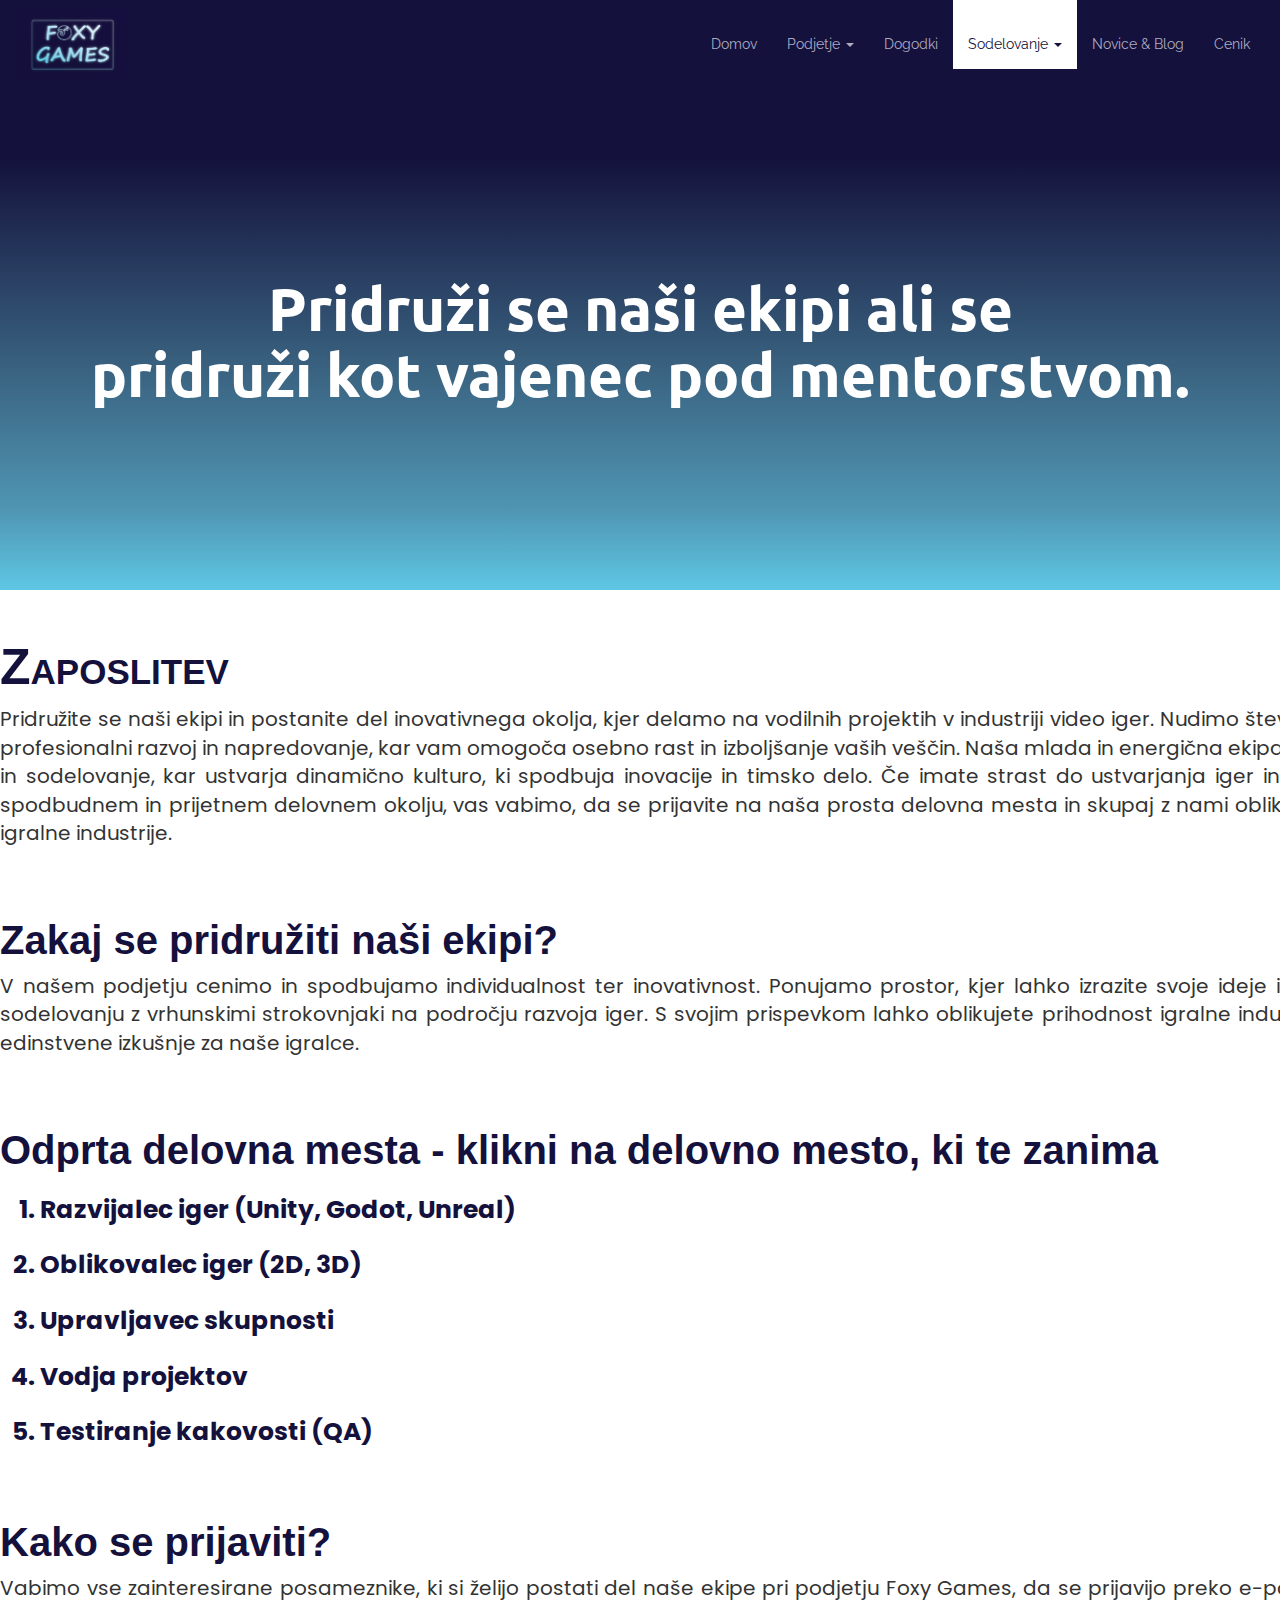
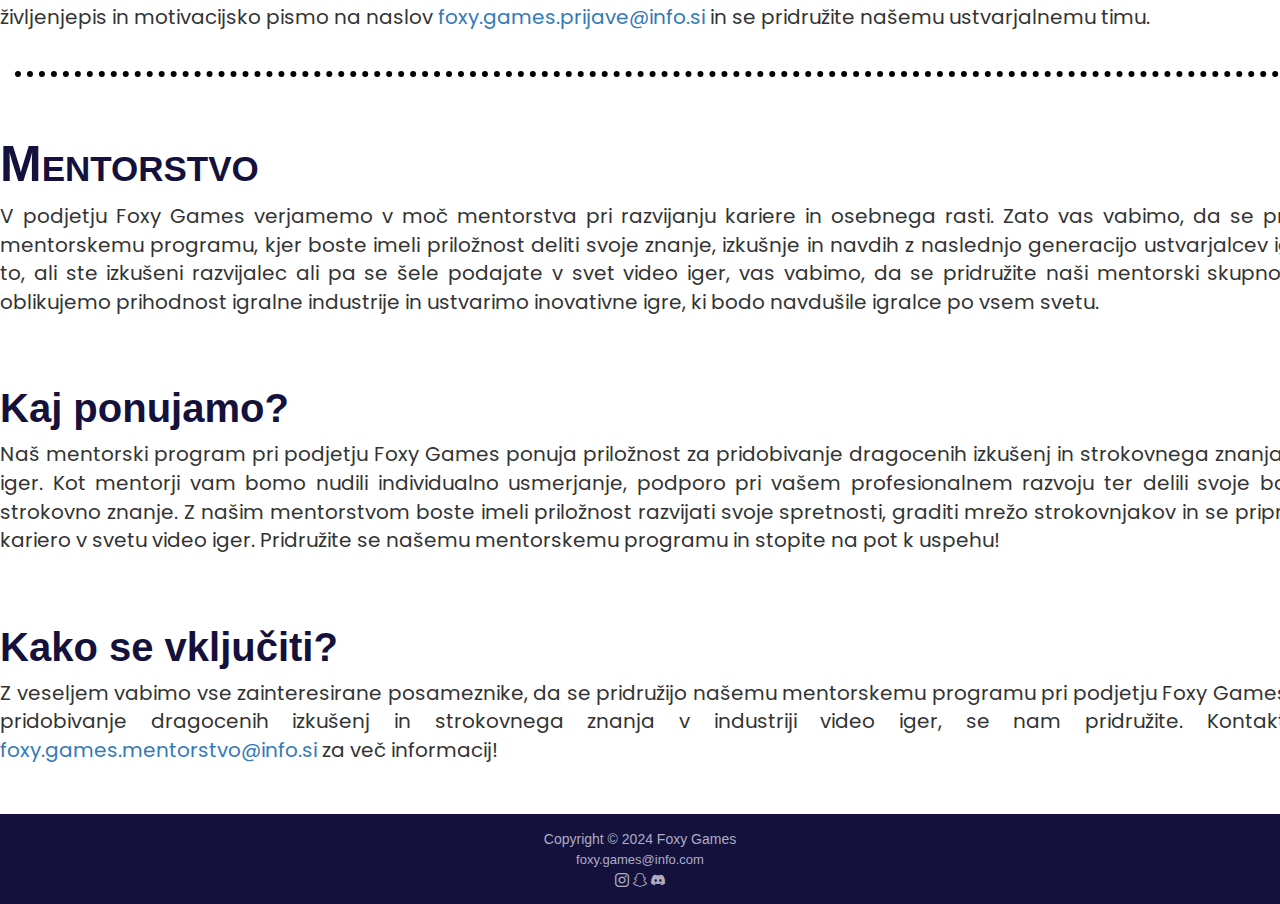
<file: sodelovanje/zaposlitev_mentorstvo.html>
<!DOCTYPE html>
<html lang="sl">
	<head>
		<title> Foxgum Games | Zaposlitev in mentorstvo </title>
		<meta charset="utf-8">
		<meta name="author" content="Maša Žvan"> 
		<meta name="keywords" content="igre, e-šport">
		<meta name="description" content="Website for creating games">
		
		<!-- Ikona spletišča -->
		<link rel="icon" href="../slike/logo/slikovni_logo.png" type="image/x-icon">
		
		
		<!-- Google pisava: Raleway -->
		<link rel="preconnect" href="https://fonts.googleapis.com">
		<link rel="preconnect" href="https://fonts.gstatic.com" crossorigin>
		<link href="https://fonts.googleapis.com/css2?family=Raleway:ital,wght@0,100..900;1,100..900&display=swap" rel="stylesheet">
		
		<!-- Google pisava: Ubuntu
Static -->
		<link rel="preconnect" href="https://fonts.googleapis.com">
		<link rel="preconnect" href="https://fonts.gstatic.com" crossorigin>
		<link href="https://fonts.googleapis.com/css2?family=Ubuntu:wght@300&display=swap" rel="stylesheet">
		
		<!-- Google pisava: Poppins -->
		<link rel="preconnect" href="https://fonts.googleapis.com">
		<link rel="preconnect" href="https://fonts.gstatic.com" crossorigin>
		<link href="https://fonts.googleapis.com/css2?family=Poppins:ital,wght@0,100;0,200;0,300;0,400;0,500;0,600;0,700;0,800;0,900;1,100;1,200;1,300;1,400;1,500;1,600;1,700;1,800;1,900&family=Ubuntu:wght@300&display=swap" rel="stylesheet">
		
		
		
		<!-- Ikone bootstrap -->
		<link rel="stylesheet" href="https://cdn.jsdelivr.net/npm/bootstrap-icons@1.11.3/font/bootstrap-icons.min.css">
		
		
		<!-- Bootstrap CSS -->
		<link rel="stylesheet" href="https://maxcdn.bootstrapcdn.com/bootstrap/3.3.7/css/bootstrap.min.css">
		
		<!-- CSS: glava -->
		<link rel="stylesheet" type="text/css" href="../css/splosno/menu.css">
		
		<!-- CSS: noga -->
		<link rel="stylesheet" type="text/css" href="../css/splosno/foot.css">
		
		
		<!-- CSS: zacetni del -->
		<link rel="stylesheet" type="text/css" href="../css/splosno/zacetni_del.css">
		
		<!-- CSS: index -->
		<link rel="stylesheet" type="text/css" href="../css/index/style.css">
		
		<!-- CSS: orodje - za ločilno črto -->
		<link rel="stylesheet" type="text/css" href="../css/sodelovanje/orodja.css">
		
		<!-- CSS: zaposlitev - popravilo naslovov -->
		<link rel="stylesheet" type="text/css" href="../css/sodelovanje/zaposlitev.css">
		
	</head>
		
	<body>
		<!-- MENI SPLETNE STRANI -->
		<header>
			<nav class="navbar navbar-inverse">
				<div class="container-fluid">	
				<div class="navbar-header">
					<!-- gumb za spustni meni na ekranih -->
					<button type="button" class="navbar-toggle" data-toggle="collapse" data-target="#meni">
						<span class="icon-bar"></span>
						<span class="icon-bar"></span>
						<span class="icon-bar"></span>                    
					</button>
					
					
					<!-- LOGOTIP Foxy Games -->
					<a class="navbar-brand" href="../index.html"><img src="../slike/logo/logo.jpg" alt="Foxy Games logotip" id="logo_slika"></a>
				</div>
				  
				<!-- meni, ki se na manjših zaslonih skrči -->			
				<div class="collapse navbar-collapse" id="meni">
					<ul class="nav navbar-nav navbar-right">
					    <li><a href="../index.html"> Domov</a></li>
					  
					  
					    <li class="dropdown"><a class="dropdown-toggle" data-toggle="dropdown"> Podjetje <span class="caret"></span></a>
						<!-- spustni meni: PODJETJE -->
						<ul class="dropdown-menu">
						    <li><a href="../podjetje/o_nas.html"> O nas </a></li>
						    <li><a href="../podjetje/lokacije.html"> Lokacije</a></li>
						    <li><a href="../podjetje/vprasanja_in_odgovori.html"> Vprašanja & Odgovori </a></li>
						</ul>
						</li>
					  
						<li><a href="../dogodki/dogodki.html">Dogodki </a></li>
					  
						<li class="dropdown"><a class="dropdown-toggle active_dropown" data-toggle="dropdown"> Sodelovanje <span class="caret"></span></a>
						<!-- spustni meni: SODELOVANJE	 -->
						<ul class="dropdown-menu">
							<li><a href="../sodelovanje/izdelajmo_igro.html"> Izdelajmo igro </a></li>
							<li><a href="../sodelovanje/orodja.html"> Orodja </a></li>
							<li><a href="../sodelovanje/zaposlitev_mentorstvo.html"> Zaposlitev/Mentorstvo </a></li>
						</ul>
						</li>
					  
						<li><a href="../novice_in_blog/novice.html">Novice & Blog </a></li>
					  
						<li><a href="../cenik/cenik.html">Cenik </a></li>
					</ul>
				</div>	
				</div>		
			</nav>
		</header>
		
		
		<section class="okvir">
			<!-- Pozdrav obiskovalcem spletne strani -->
			<div class="zacetni_del">
				<h1> Pridruži se naši ekipi ali se<br>pridruži kot vajenec pod mentorstvom.</h1>
			</div>
			
			
			
			<div class="container">
				<!-- ZAPOSLITEV -->
				<div class="row">
					<h2>Zaposlitev</h2>
					<p>Pridružite se naši ekipi in postanite del inovativnega okolja, kjer delamo na vodilnih projektih v industriji video iger. Nudimo številne možnosti za profesionalni razvoj in napredovanje, kar vam omogoča osebno rast in izboljšanje vaših veščin. Naša mlada in energična ekipa ceni kreativnost in sodelovanje, kar ustvarja dinamično kulturo, ki spodbuja inovacije in timsko delo. Če imate strast do ustvarjanja iger in si želite delati v spodbudnem in prijetnem delovnem okolju, vas vabimo, da se prijavite na naša prosta delovna mesta in skupaj z nami oblikujete prihodnost igralne industrije.</p>
				</div>
				
				
				<!-- Zakaj se pridružiti naši ekipi? -->
				<div class="row">
					<h3>Zakaj se pridružiti naši ekipi?</h3>
					<p>V našem podjetju cenimo in spodbujamo individualnost ter inovativnost. Ponujamo prostor, kjer lahko izrazite svoje ideje in jih uresničite v sodelovanju z vrhunskimi strokovnjaki na področju razvoja iger. S svojim prispevkom lahko oblikujete prihodnost igralne industrije in ustvarite edinstvene izkušnje za naše igralce.</p>
				</div>

				
				<!-- Odprta delovna mesta -->
				<div class="row">
					<h3>Odprta delovna mesta - klikni na delovno mesto, ki te zanima</h3>
					<ol id="odprta_delovna_mesta">
						<li><a href="zaposlitev.html#delovno_mesto1">Razvijalec iger (Unity, Godot, Unreal)</a></li>
						<li><a href="zaposlitev.html#delovno_mesto2">Oblikovalec iger (2D, 3D)</a></li>
						<li><a href="zaposlitev.html#delovno_mesto3">Upravljavec skupnosti</a></li>
						<li><a href="zaposlitev.html#delovno_mesto4">Vodja projektov</a></li>
						<li><a href="zaposlitev.html#delovno_mesto5">Testiranje kakovosti (QA)</a></li>
					</ol>
				</div>
				
				
				<!-- Kako se prijaviti -->
				<div class="row">
					<h3>Kako se prijaviti?</h3>
					<p>Vabimo vse zainteresirane posameznike, ki si želijo postati del naše ekipe pri podjetju Foxy Games, da se prijavijo preko e-pošte. Pošljite svoj življenjepis in motivacijsko pismo na naslov <a href="mailto:foxy.games.prijave@info.si">foxy.games.prijave@info.si</a> in se pridružite našemu ustvarjalnemu timu.</p>
				</div>
				
				
				
				<div class="crta"></div>
				
				
				<!-- MENTORSTVO -->
				<div class="row">
					<h2>Mentorstvo</h2>
					<p>V podjetju Foxy Games verjamemo v moč mentorstva pri razvijanju kariere in osebnega rasti. Zato vas vabimo, da se pridružite našemu mentorskemu programu, kjer boste imeli priložnost deliti svoje znanje, izkušnje in navdih z naslednjo generacijo ustvarjalcev iger. Ne glede na to, ali ste izkušeni razvijalec ali pa se šele podajate v svet video iger, vas vabimo, da se pridružite naši mentorski skupnosti. Skupaj lahko oblikujemo prihodnost igralne industrije in ustvarimo inovativne igre, ki bodo navdušile igralce po vsem svetu.</p>
				</div>
				
				
				<!-- Kaj ponujamo -->
				<div class="row">
					<h3>Kaj ponujamo?</h3>
					<p>Naš mentorski program pri podjetju Foxy Games ponuja priložnost za pridobivanje dragocenih izkušenj in strokovnega znanja v industriji video iger. Kot mentorji vam bomo nudili individualno usmerjanje, podporo pri vašem profesionalnem razvoju ter delili svoje bogate izkušnje in strokovno znanje. Z našim mentorstvom boste imeli priložnost razvijati svoje spretnosti, graditi mrežo strokovnjakov in se pripraviti na uspešno kariero v svetu video iger. Pridružite se našemu mentorskemu programu in stopite na pot k uspehu!</p>
				</div>
				
				
				<!-- Kako se vključiti -->
				<div class="row">
					<h3>Kako se vključiti?</h3>
					<p>Z veseljem vabimo vse zainteresirane posameznike, da se pridružijo našemu mentorskemu programu pri podjetju Foxy Games! Če vas zanima pridobivanje dragocenih izkušenj in strokovnega znanja v industriji video iger, se nam pridružite. Kontaktirajte nas na <a href="mailto:foxy.games.mentorstvo@info.si">foxy.games.mentorstvo@info.si</a> za več informacij!</p>
				</div>
			</div>
		</section>
		
		
		
		
		<!-- NOGA SPLETNE STRANI -->
		<footer class="container-fluid text-center">
		
			<div class="text-center">
				Copyright © 2024 Foxy Games
			</div>
			
			<div class="text-center mail">
				<a href="mailto:foxy.games@info.com">foxy.games@info.com</a>
			</div>
			
			<!-- ikone za socialna omrežja -->
			<div class="text-center ikone">
			
				<a href="#" data-toggle="tooltip" data-placement="top" title="instagram"><i class="bi bi-instagram"></i></a>
				
				<a href="#" data-toggle="tooltip" data-placement="top" title="snapchat"><i class="bi bi-snapchat"></i></a>
				
				<a href="#" data-toggle="tooltip" data-placement="top" title="discord"><i class="bi bi-discord"></i></a>
			</div>

		</footer>
		
		
	
		
		<!-- jQuery in Bootstrap JS. -->
		<script src="https://ajax.googleapis.com/ajax/libs/jquery/3.2.1/jquery.min.js"></script>
		<script src="https://maxcdn.bootstrapcdn.com/bootstrap/3.3.7/js/bootstrap.min.js"></script>
	</body>
</html>
</file>
<file: css/splosno/menu.css>
/* Navigacijska vrstica */
.container-fluid{
	background-color: #14113D;
	height: 90px;
}

.navbar{
	margin-bottom: 0;
	border: none;
	border-radius: 0;
}


/* Postavitev logotipa */
#logo_slika{
	position: relative;
	top: 0;
	width: 111.6px;
	height: 73.44px;
}

.navbar .container-fluid .navbar-header a{padding-top: 8px;}


/* Navigacijski zavihki */
.navbar .container-fluid #meni{
	margin-top: 19px;
	font-family: Raleway, sans serif;
}

.navbar-inverse .navbar-nav > li > a{color: #aeacc2;}



/* označen zavihek */
.navbar-inverse .navbar-nav .active a{
	background-color: white;
	color: #14113D;
	margin-top: -20px;
	padding-top: 35px;
}


.navbar-inverse .navbar-nav .active_dropown{
	background-color: white;
	color: #14113D;
	margin-top: -20px;
	padding-top: 35px;
}


.navbar-inverse .navbar-nav > .active:hover a{
	background-color: white;
	color: #14113D;
	cursor: default;
}


.navbar-inverse .navbar-nav .active_dropown:hover{
	background-color: white;
	color: #14113D;
	margin-top: -20px;
	padding-top: 35px;
}




/* dropdown menu */
.dropdown-menu{
	background-color: #14113D;
	box-shadow: none;
	border: none;
}

/* dropdown menu: postavitev menija na levo stran besedila */
.navbar-right .dropdown-menu{
	left: 0;
	right: auto;
}

.navbar-nav > li > .dropdown-menu {
    margin-top: 20px;
}


.dropdown-menu li a{color: white;}
.dropdown-menu li:hover a{color: #14113D;}



/* izbranje dropdown */
.navbar-inverse .navbar-nav > .open > a{
	color: white;
	font-weight: bold;
	background-color: transparent;
}

.navbar-inverse .navbar-nav > .open:hover > a{
	background-color: transparent;
}
</file>
<file: css/splosno/foot.css>
/* okvir noge spletne strani */
footer {
   min-height: 80px;
   color: #aeacc2;
   padding: 15px 0;
}

/* oblikovanje ikon */
.bi{color: #aeacc2;}
.bi:hover{color: white;}

/* oblikovanje mail povezave */
.mail a{
	font-size: 13px;
	color: #aeacc2;
}

.mail a:hover{
	color: white;
	text-decoration: none;
}
</file>
<file: css/index/style.css>
/* okvir z besedilom */
.container {
    width: 1450px;
}


/* Naslovi */
h2{
	color: #14113D;
	font-variant: small-caps;
	font-size: 50px;
	font-weight: bold;
	font-family: sans-serif;
}


/* Besedilo */
p{
	font-size: 20px;
	font-family: Poppins, sans-serif;
	text-align: justify;
}


/* odebeljeno besedilo */
.odebeljeno{font-weight: bold;}


/* postavitev odsekov */
.row:first-child{margin-top: 30px;}
.row{margin-top: 40px;}
.row:last-child{margin-bottom: 40px;}


/* poravnava gumbov za pošilnjanje na nove spletne strani */
.povezi_spletno_stran{
	color: rgb(95,199,228);
	font-size: 17px;
	float: right;
	margin-top: 10px;
	text-decoration: none;
}

.povezi_spletno_stran:hover{
	color: rgb(95, 199, 228);
	text-decoration: none;
}

.povezi_spletno_stran:active{
	font-weight: bold;
}

.povezi_spletno_stran:visited{
	color: rgb(95,199,228);
}


/* mnenje uporabnikov okvir */
.mnenje{
	margin: 0 60px;
	height: 520px;
	padding: 30px;
	border: solid silver 2px;
}

.ime{
	margin-top: 20px;
	color: #b7b7c4;
}

.novice_blog_besedilo{margin-top: 200px;}

/* popravilo gumba poglej več novice */
#novice{margin-top: 100px;}

/* ----------------------------------------------- */
/* SLIKE: */
#slika_logo, .slika_stolpec{
	margin-top: 53px;
	margin-left: 15px;
	width: 198.66px;
	height: 207.06px;
	border-radius: 10px;
}

#slika_ustanoviteljica{
	margin-top: 53px;
	margin-left: 15px;
	width: 199.98px;
	height: 224.4px;
}

.okvir_slika_novice, .okvir_slika_blog{
	width: 700px;
	height: 183px;
	margin-bottom:20px;
	position: absolute;
}


.okvir_slika_blog img{
	position: relative;
	left: 118.35px;
}


.okvir_slika_novice img{
	float: left;
	margin-left: 55px;
}


.slika_mnenje_moski, .slika_mnenje_zenska{
	margin: auto;
	margin-bottom: 20px;
}

.slika_mnenje_moski{
	width: 126.42px;
	height:138.6px;
}

.slika_mnenje_zenska{
	width: 138.18px;
	height:157.08px;
}
</file>
<file: css/splosno/zacetni_del.css>
/* zacetni okvir */
.okvir .zacetni_del{
	background: linear-gradient(180deg, rgba(20,18,61,1) 14%, rgba(56,95,125,1) 54%, rgba(79,150,179,1) 84%, rgba(95,199,228,1) 100%);
	height: 500px;
	width: 100%;
	display: flex;
	justify-content: center;
	align-items: center;
	text-align: center;
}


.okvir .zacetni_del h1{
	color: white;
	font-family: Ubuntu, sans-serif;
	font-weight: bold;
	margin: 0;
	font-size: 60px;
}
</file>
<file: css/cene/style.css>
/* tabela: Cenik storitev za ustvarjanje iger */
table, td, th{
	border: 3px solid black;
	background-color: white;
	color: black;
}


table{
	height: 500px;
	width: 1000px;
	text-align: center;
}

/* Glava tabele */
th{
	text-align: center;
	font-size: 20px;
	background-color: #b8c6db;
	letter-spacing: 5px;
	font-size: 25px;
}

td{
	font-size: 17px;
	padding-top: 10px;
	padding-bottom: 10px;
}

.zdruzena_clica, .razred{background-color: #e1e7f0;}
.zdruzena_clica{font-size: 18px;}
.razred{font-size: 30px;}

td:first-child, .fps{font-weight: bold;}


/* opomba */
#opomba{
	font-size: 17px;
	margin-top: 30px;
	color: black;
	background: linear-gradient(180deg, rgba(20,18,61,1) 14%, rgba(56,95,125,1) 54%, rgba(79,150,179,1) 84%, rgba(95,199,228,1) 100%);
	padding: 4px;
	font-family: Poppins, sans-serif;
}

#opomba_odebeljeno{font-weight: bold;}

#gradient_obroba {
  background: white;
  padding: 30px;
}
</file>
<file: css/novice_blog/novice.css>
/* Novice okvir */
.novica{
	border: solid 2px black;
	font-family: Poppins, sans-serif;
}

/* datumi novic */
.odebeljeno{font-weight: bold;}


/* Novice slike */
.slike{
	margin: 35px 20px;
}
</file>
<file: css/dogodki/style.css>
/* okvir z samo besedilom dogodki */
.dogodek_samo_besedilo{
	padding: 15px;
	padding-top: 5px;
}
</file>
<file: css/novice_blog/gumb.css>
/* Gumba za premikanje med novicami in blogom */
.gumb_container {
	padding: 30px;
	display: flex;
	justify-content: center;
	background-color: rgba(95,199,228,1);
	border-top: dotted 6px white;
}

.gumb_container a{
	position: relative;
	left: auto;
	padding: 20px 50px;
	font-size: 25px;
	color: white;
	font-weight: bold;
	font-family: Outfit;
	cursor: pointer;
	background-color: #14113D;
	border-radius: 10px;
}

.gumb_container a:hover{
	text-decoration: none;
	box-shadow: 0px 0px 0 black;
}

/*razmik med gumboma*/
.gumb_novice {
  margin-right: 70px;
}

/* aktiven gumb */
#not_active{
	background-color: white;
	color: black;
	box-shadow: 4px 4px 0 black;
}
</file>
<file: css/novice_blog/blog.css>
/* Okvir bloga*/
.blog{
	padding: 10px 30px;
}

.podpisano{font-size: 34px}

.blog p{margin-bottom: 35px;}
</file>
<file: css/podjetje/lokacije.css>
/* oblikovanje seznama lokacij */
.seznam, .podatki{
	list-style: none;
	margin-bottom: 30px;
	font-size: 26px;
	font-family: Poppins, sans-serif;
}

.seznam:last-child{margin-bottom: 0;}


.seznam li::before{
	content: url(../../slike/seznam/puscica.png);
	padding-right: 10px;
}


/* razmik med lokacijami */
.row{margin-bottom: 100px;}
.row:first-child{margin-bottom: 40px;}
.podatki li:first-child{margin-top: 35px;}

/* razmik med podatki */
.telefon{margin-top: 30px;}


/* oblikovanje slik lokacij */
.slika_lokacije{
	width: 600px;
	height: 400px;
	margin-top: 30px;
}


/* povezava do maila */
.podatki li a{
	color: rgb(95,199,228);
	margin-top: 10px;
	text-decoration: none;
}

.podatki li a:hover{
	color: rgb(95, 199, 228);
	text-decoration: none;
}

.podatki li a:active{
	font-weight: bold;
}

.podatki li a:visited{
	color: rgb(95,199,228);
}

/* ločenje lokacij */
.crta{
	border-top: dotted 6px black;
	height: 0;
}
</file>
<file: css/podjetje/o_nas.css>
/* Slike */
.slika_o_nas{
	width: 300px;
	height: 300px;
	border-radius: 5px;
}
</file>
<file: css/podjetje/vprasanja_in_odgovori.css>
/* oblikovanje pisave pri seznamu vprašanj */
#seznam_vseh_vprašanj, .vprašanja{
	font-size: 20px;
	list-style: none;
}
#seznam_vseh_vprašanj ul li, .vprašanja dd{font-family: Poppins, sans-serif;}

/* vsa vprašanja */
#seznam_vseh_vprašanj li a, #seznam_vseh_vprašanj .ostevilcenje{
	color: #14113D;
	font-size: 25px;
	font-weight: bold;
}

.brez_st{
	list-style: none;
	margin-bottom: 20px;
}

/* vsa vprašanja: linki do vprašanj */
#seznam_vseh_vprašanj li a:hover, #seznam_vseh_vprašanj .ostevilcenje{
	text-decoration: none;
}

#seznam_vseh_vprašanj li a:active, #seznam_vseh_vprašanj .ostevilcenje{
	font-weight: bold;
}

#seznam_vseh_vprašanj li a:visited, #seznam_vseh_vprašanj .ostevilcenje{
	color: #14113D;
}


/* vsa vprašanja: oblikovanje seznama */
#seznam_vseh_vprašanj ul{
	list-style: none;
	margin-bottom: 30px;
}

#seznam_vseh_vprašanj ul:last-child{margin-bottom: 0;}

#seznam_vseh_vprašanj ul li::before{
	content: url(../../slike/seznam/puscica.png);
	padding-right: 10px;
}

/* odgovori in vprašanja(neurejen seznam) */
.vprašanja dt{
	font-weight: bold;
	font-size: 25px;
	margin-bottom: 10px;
}

.vprašanja dd{
	margin-bottom: 40px;
}
</file>
<file: css/sodelovanje/izdelajmo_igro.css>
/* okvir z obrazcem */
form{
	margin-top: 40px;
	font-size: 17px;
}

form textarea, form select, form input{
	margin-bottom: 30px;
	font-size: 19px;
}


/* opisi okvirjev */
form label{
	color: black;
	font-family: Poppins, sans-serif;
	margin-right: 10px;
}



/* zvezda - obvezno izpolni */
.zvezda{
	color: red;
	font-weight: bold;
	font-size: 20px;
	margin-left: 10px;
}

.prva_zvezda{
	margin-left: 0;
	font-family: "Helvetica Neue", Helvetica, Arial, sans-serif;
}

.del_obrazca .zvezda{margin-right: 100px;}


#description{
	width: 550px;
	height: 150px;
}

/* --------------------------------------- */
/* OBLIKOVANJE GUMBA ZA POŠILJANJE IN PONASTAVITEV */
/* Gumba za premikanje med novicami in blogom */
#gumb_container button{
	position: relative;
	left: 0;
	padding: 10px 40px;
	font-size: 20px;
	font-family: Outfit;
	cursor: pointer;
	font-weight: bold;
	border-radius: 10px;
	background-color: white;
	color: black;
	box-shadow: 4px 4px 0 black;
}


#gumb_container button:hover{
	text-decoration: none;
	box-shadow: 0px 0px 0 black;
	font-weight: bold;
	color: white;
	font-weight: bold;
	background-color: #14113D;
}


/*razmik med gumboma*/
#gumb_container button:first-child {margin-right: 70px;}
</file>
<file: css/sodelovanje/orodja.css>
/* podnaslovi */
h3{
	padding-left: 15px;
	color: #14113D;
	font-size: 40px;
	font-weight: bold;
}

.samo_besedilo{padding-left: 15px;}


/* seznam */
.opis_engina{
	font-size: 20px;
	font-family: Poppins, sans-serif;
	text-align: justify;
}
.opis_engina li{
	margin-bottom: 20px;
}

.odebeljeno{font-weight: bold;}


/* ločilna črta */
.crta{
	margin-top: 30px;
	border-top: dotted 6px black;
	height: 0;
}


/* povezave */
h2 a{
	color: #14113D;
	font-weight: bold;
	text-decoration: none;
}

h2 a:visited{
	color: #14113D;
}



/* SLIKE */
.unity_slika{
	width: 381.36px;
	height: 128.88px;
}

.slika_unreal{
	width: 195.12px;
	height: 203.04px;
}

/* primerjava */
#primerjava{padding-left: 15px;}

.center{margin: auto;}

#video_besedilo{
	margin-top: 20px;
}


/* GALERIJA SLIK */
#galerija_slik{
	border-top: dotted 6px white;
	height: 300px;
	width: 1000px;
	margin-left: auto;
	margin-right: auto;
	padding: 0;
	box-shadow: 6px 3px 0 black;
	background: rgb(95, 199, 228);
}

#galerija_slik #galerija_seznam{list-style-type: none;}

#galerija_slik #galerija_seznam li{
	float: left;
	background-color: white;
	margin-left: 55px;
	margin-top: 35px;
	padding: 10px;
	width: 230px;
	height: 230px;
	border: 2px solid black;
	transition: 0.5s;
}


#galerija_slik #galerija_seznam li:hover{
	transform: scale(1.3);
	transition: 0.5s;
}


.galerija_slike{
	width: 210px;
	height: 210px;
}
</file>
<file: css/sodelovanje/zaposlitev.css>
/* podnaslovi */
h3{
	padding-left: 0;
	color: #14113D;
}

/* seznam vseh delovnih mest */
#odprta_delovna_mesta{
	font-size: 20px;
	font-family: Poppins, sans-serif;
	color: black;
}

#odprta_delovna_mesta li{margin-top: 20px;}


/* opisni seznam */
#odprta_delovna_mesta li a, #odprta_delovna_mesta{
	color: #14113D;
	font-size: 25px;
	font-weight: bold;
}


#odprta_delovna_mesta li a:hover{
	text-decoration: none;
}

#odprta_delovna_mesta li a:active{
	font-weight: bold;
}

#odprta_delovna_mesta li a:visited{
	color: #14113D;
}


dt{
	font-weight: bold;
	font-size: 25px;
	margin-bottom: 10px;
}

dd{
	margin-bottom: 40px;
	font-size: 20px;
}


/* seznam v opisnem seznamu(opis delovnih mest) */
dl dd ul{
	list-style: none;
	margin-top: 0px;
}

dl dd ul li{padding-top: 15px;}

dl dd ul li::before{
	content: url(../../slike/seznam/puscica.png);
	padding-right: 10px;
	
}
</file>
